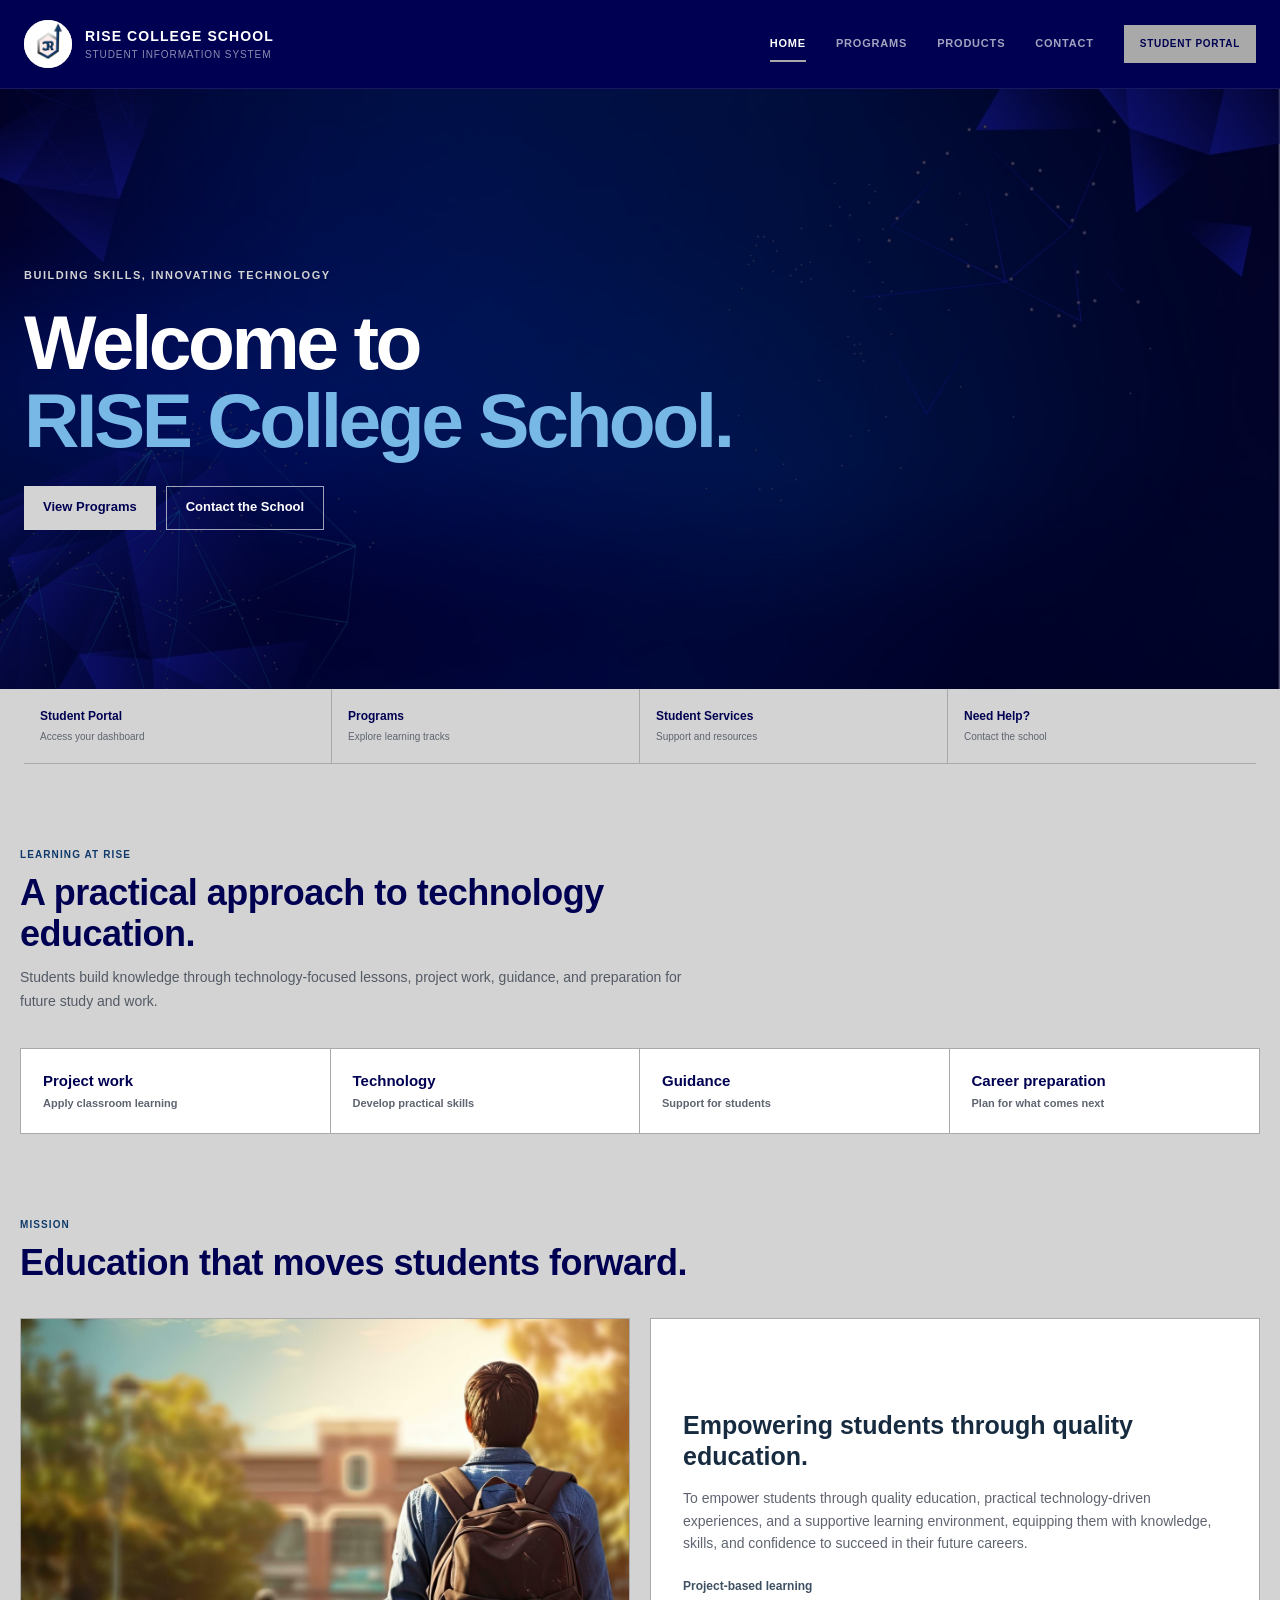
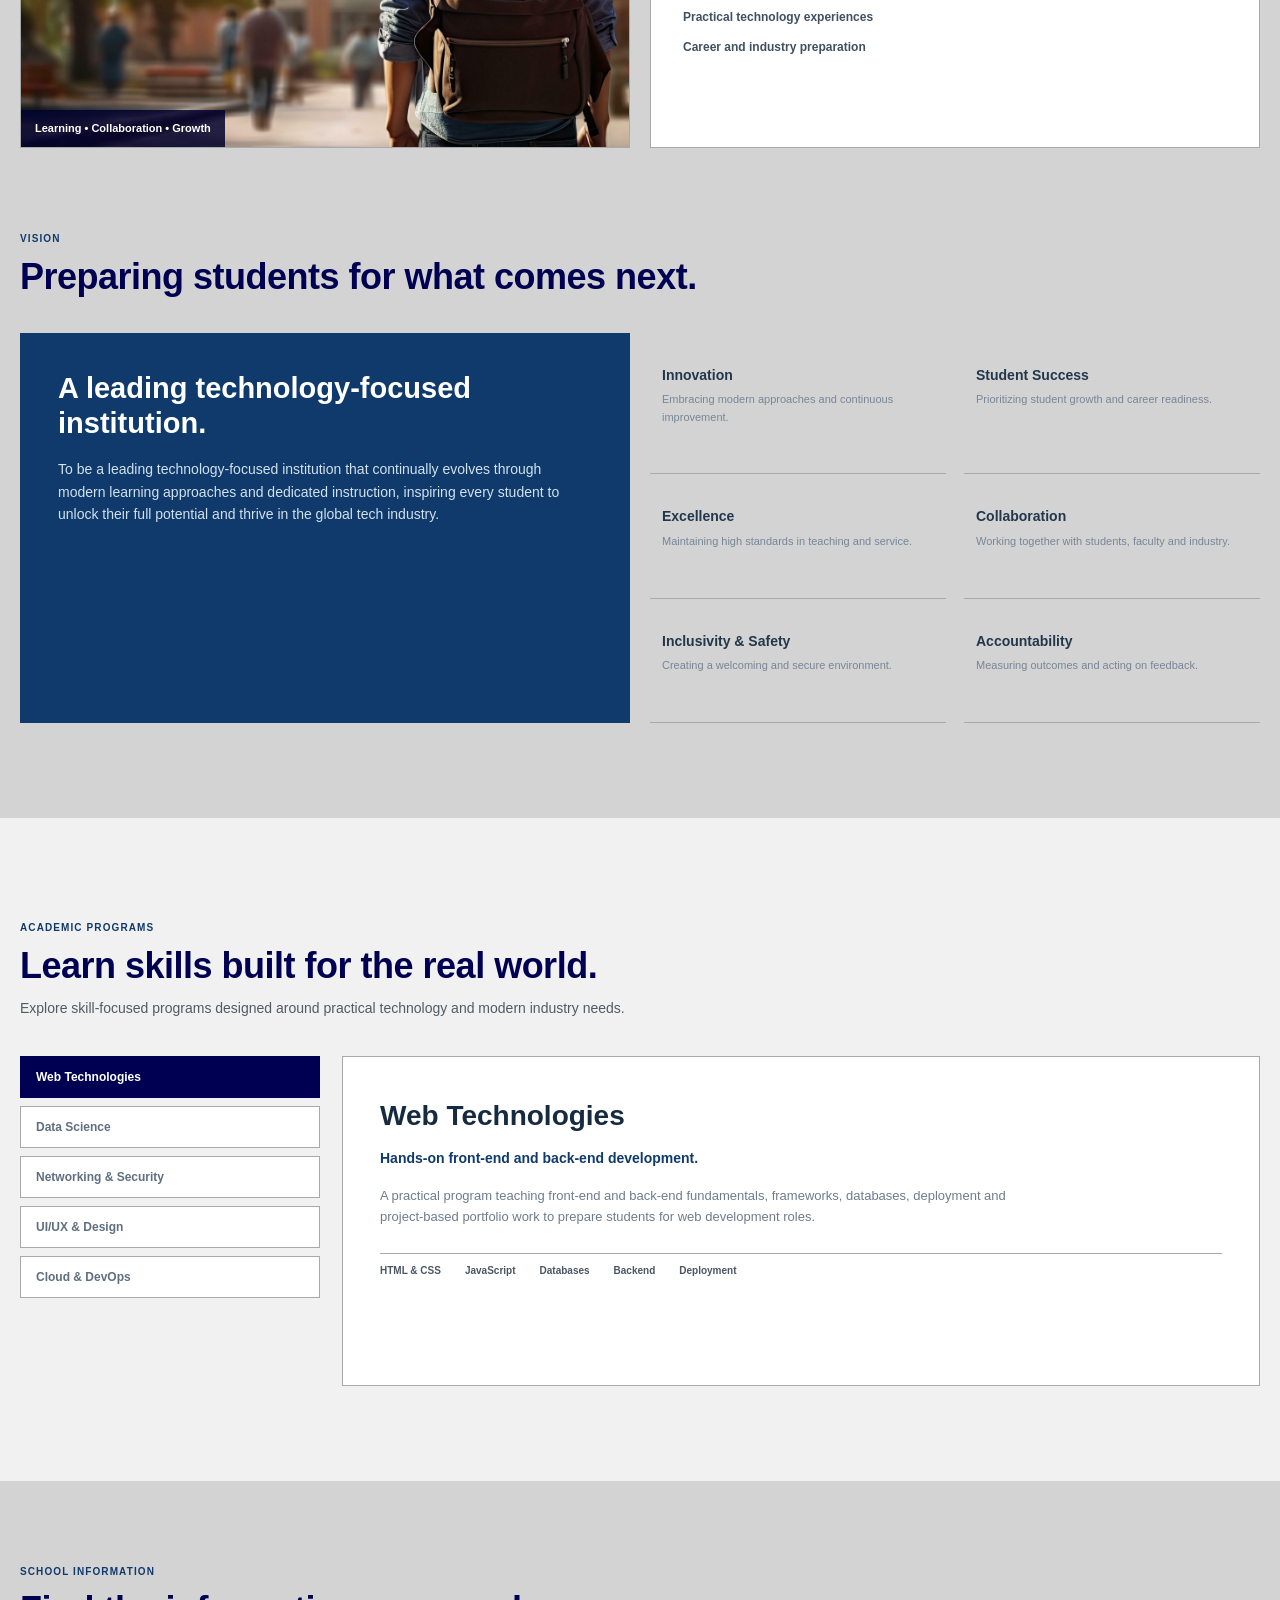
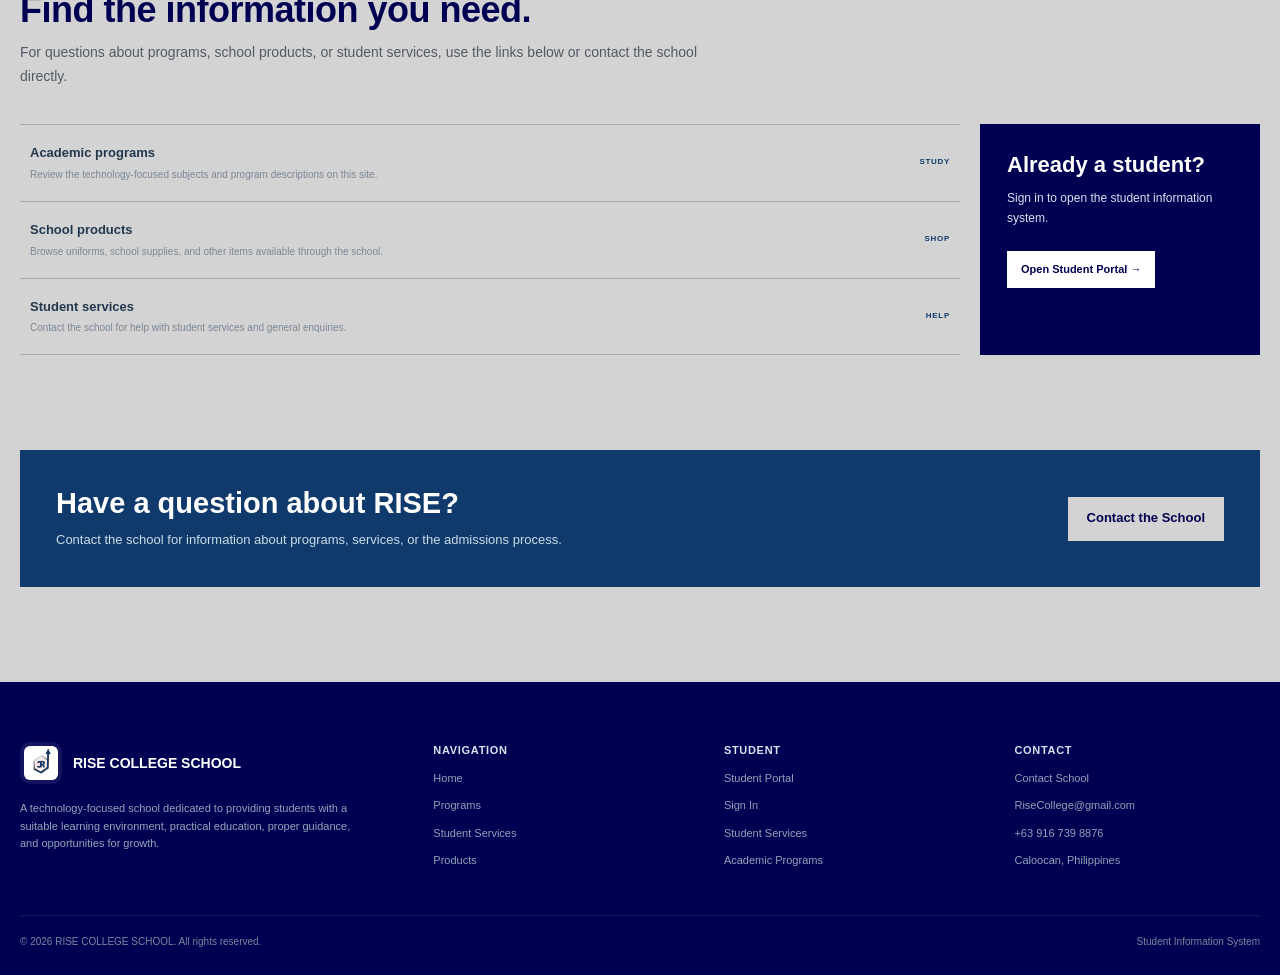
<file: RISE COLLEGE FINAL/index.html>
<!DOCTYPE html>
<html lang="en">

<head>

<meta charset="UTF-8">
<meta name="viewport" content="width=device-width, initial-scale=1.0">

<meta name="description" content="Learn about RISE College School, its technology programs, student services, and school products.">
<meta name="theme-color" content="#000052">

<title>RISE COLLEGE SCHOOL | Home</title>

<style>

*{
    margin:0;
    padding:0;
    box-sizing:border-box;
}

html{
    scroll-behavior:smooth;
}

body{
    font-family:
        Inter,
        Arial,
        Helvetica,
        sans-serif;
    background:#D3D3D3;
    color:#0F3A6B;
    line-height:1.6;
    overflow-x:hidden;
}

:root{
    --primary:#000052;
    --primary-dark:#000052;
    --secondary:#0F3A6B;
    --accent:#A9A9A9;
    --accent-light:#D3D3D3;

    --dark:#000052;
    --text:#0F3A6B;
    --muted:#5f6470;

    --white:#ffffff;
    --light:#D3D3D3;
    --border:#A9A9A9;

    --success:#2d9b68;
    --warning:#A9A9A9;

    --shadow-sm:0 6px 20px rgba(15,45,72,.07);
    --shadow-md:0 14px 40px rgba(15,45,72,.10);
    --shadow-lg:0 25px 70px rgba(15,45,72,.16);

    --radius-sm:10px;
    --radius-md:16px;
    --radius-lg:24px;

    --max:1240px;
}

a{
    text-decoration:none;
    color:inherit;
}

button{
    font-family:inherit;
}

img{
    max-width:100%;
    display:block;
}



::-webkit-scrollbar{
    width:9px;
}

::-webkit-scrollbar-track{
    background:#edf1f6;
}

::-webkit-scrollbar-thumb{
    background:#9aafc3;
    border-radius:20px;
}

::-webkit-scrollbar-thumb:hover{
    background:#6f8ba4;
}



.header{
    position:fixed;
    top:0;
    left:0;
    width:100%;
    height:76px;
    z-index:1000;

    background:rgba(255,255,255,.94);
    backdrop-filter:blur(18px);
    -webkit-backdrop-filter:blur(18px);

    border-bottom:1px solid rgba(18,59,99,.08);

    transition:.3s ease;
}

.header.scrolled{
    box-shadow:0 8px 30px rgba(15,45,72,.08);
}

.header-container{
    width:min(var(--max), calc(100% - 40px));
    height:100%;
    margin:auto;

    display:flex;
    align-items:center;
    justify-content:space-between;
    gap:30px;
}

.brand{
    display:flex;
    align-items:center;
    gap:12px;
    min-width:max-content;
}

.logo{
    width:48px;
    height:48px;

    border-radius:13px;

    display:flex;
    align-items:center;
    justify-content:center;

    background:#eef5fb;
    border:1px solid #dce8f2;

    overflow:hidden;
}

.logo img{
    width:42px;
    height:42px;
    object-fit:contain;
}

.brand-info{
    display:flex;
    flex-direction:column;
}

.brand-title{
    font-size:15px;
    font-weight:900;
    color:var(--primary);
    letter-spacing:.2px;
}

.brand-subtitle{
    font-size:11px;
    color:var(--muted);
    font-weight:600;
}

.nav{
    display:flex;
    align-items:center;
    gap:5px;
}

.nav a{
    position:relative;

    padding:10px 14px;

    border-radius:9px;

    color:#536276;

    font-size:13px;
    font-weight:800;

    transition:.25s ease;
}

.nav a:hover{
    color:var(--primary);
    background:#f0f5f9;
}

.nav a.active{
    color:var(--primary);
    background:#edf5fb;
}

.nav a.active::after{
    content:"";

    position:absolute;

    bottom:-1px;
    left:50%;

    width:20px;
    height:2px;

    transform:translateX(-50%);

    background:var(--accent);
    border-radius:10px;
}

.header-actions{
    display:flex;
    align-items:center;
    gap:9px;
}

.header-login{
    padding:10px 16px;

    border:1px solid #d9e4ed;
    border-radius:10px;

    background:#fff;

    color:var(--primary);

    font-size:13px;
    font-weight:850;

    transition:.25s ease;
}

.header-login:hover{
    background:#f0f6fb;
    border-color:#c5d8e8;
}

.header-portal{
    padding:11px 17px;

    border-radius:10px;

    background:var(--primary);
    color:white;

    font-size:13px;
    font-weight:850;

    box-shadow:0 8px 20px rgba(18,59,99,.18);

    transition:.25s ease;
}

.header-portal:hover{
    background:var(--secondary);
    transform:translateY(-2px);
}

.menu-button{
    display:none;

    width:42px;
    height:42px;

    border:1px solid #dce5ed;
    border-radius:10px;

    background:white;

    cursor:pointer;
}

.menu-button span{
    display:block;
    width:20px;
    height:2px;
    margin:4px auto;

    background:var(--primary);
}




.hero{
    position:relative;

    min-height:760px;

    display:flex;
    align-items:center;

    padding:130px 20px 90px;

    overflow:hidden;

    background:#0a2238;
}

.hero-image{
    position:absolute;
    inset:0;

    background-image:url("assets/images/backgrounds/background.jpg");

    background-size:cover;
    background-position:center;

    transform:scale(1.04);

    opacity:.9;
}

.hero-overlay{
    position:absolute;
    inset:0;

    background:
        linear-gradient(
            90deg,
            rgba(5,25,43,.94) 0%,
            rgba(7,35,59,.86) 43%,
            rgba(7,35,59,.45) 72%,
            rgba(7,35,59,.18) 100%
        );
}

.hero-container{
    position:relative;
    z-index:2;

    width:min(var(--max), 100%);
    margin:auto;

    display:grid;
    grid-template-columns:1fr;

    align-items:center;

    gap:0;
}

.hero-content{
    max-width:700px;
}

.hero-label{
    display:inline-flex;
    align-items:center;
    gap:8px;

    padding:7px 12px;

    border:1px solid rgba(255,255,255,.18);
    border-radius:30px;

    background:rgba(255,255,255,.08);

    color:#d9ecfb;

    font-size:12px;
    font-weight:800;
    letter-spacing:.6px;

    backdrop-filter:blur(10px);
}

.hero-dot{
    width:7px;
    height:7px;

    border-radius:50%;

    background:#69b7ec;

    box-shadow:0 0 0 5px rgba(105,183,236,.12);
}

.hero h1{
    margin-top:22px;

    color:white;

    font-size:clamp(42px, 5vw, 72px);

    line-height:1.02;

    letter-spacing:-2.5px;

    font-weight:950;
}

.hero h1 span{
    color:#8bc8f0;
}

.hero-description{
    max-width:630px;

    margin-top:24px;

    color:#d2dfeb;

    font-size:17px;

    line-height:1.8;
}

.hero-buttons{
    display:flex;
    flex-wrap:wrap;

    gap:12px;

    margin-top:32px;
}

.btn{
    display:inline-flex;
    align-items:center;
    justify-content:center;
    gap:9px;

    min-height:48px;

    padding:0 19px;

    border-radius:11px;

    font-size:13px;
    font-weight:850;

    transition:.25s ease;
}

.btn-primary{
    background:white;
    color:var(--primary);

    box-shadow:0 12px 30px rgba(0,0,0,.18);
}

.btn-primary:hover{
    transform:translateY(-3px);
    box-shadow:0 16px 35px rgba(0,0,0,.25);
}

.btn-outline{
    border:1px solid rgba(255,255,255,.25);

    color:white;

    background:rgba(255,255,255,.07);

    backdrop-filter:blur(8px);
}

.btn-outline:hover{
    background:rgba(255,255,255,.13);
    transform:translateY(-3px);
}

.hero-meta{
    display:flex;
    flex-wrap:wrap;
    gap:22px;

    margin-top:38px;
}

.hero-meta-item{
    display:flex;
    align-items:center;
    gap:9px;

    color:#c7d8e6;

    font-size:12px;
    font-weight:700;
}

.meta-icon{
    width:27px;
    height:27px;

    display:grid;
    place-items:center;

    border-radius:8px;

    background:rgba(255,255,255,.1);

    color:#91cef3;
}




.quick-section{
    position:relative;
    z-index:5;

    margin-top:-42px;

    padding:0 20px;
}

.quick-container{
    width:min(var(--max),100%);
    margin:auto;

    display:grid;
    grid-template-columns:repeat(4,1fr);

    background:white;

    border:1px solid #dfe7ef;

    border-radius:0;

    box-shadow:0 12px 30px rgba(15,45,72,.08);

    overflow:hidden;
}

.quick-card{
    position:relative;

    padding:23px;

    display:flex;
    align-items:center;
    gap:15px;

    border-right:1px solid #e9eef3;
    border-bottom:1px solid #f0f4f8;

    transition:.25s ease;
}

.quick-card::before{
    content:"";
    position:absolute;
    inset:0 auto 0 0;
    width:3px;
    background:linear-gradient(180deg,var(--secondary),var(--primary));
    opacity:.9;
}

.quick-card:last-child{
    border-right:none;
}

.quick-card:hover{
    background:#f8fbfd;
}

.quick-icon{
    width:45px;
    height:45px;

    flex-shrink:0;

    display:grid;
    place-items:center;

    border-radius:12px;

    background:#edf5fb;

    color:var(--primary);

    font-size:17px;
}

.quick-content{
    min-width:0;
}

.quick-content strong{
    display:block;

    color:#1c3045;

    font-size:13px;
    font-weight:900;
}

.quick-content span{
    display:block;

    margin-top:2px;

    color:#7a8797;

    font-size:11px;
}

.quick-arrow{
    margin-left:auto;

    color:#a1afbd;

    font-size:17px;
}



.section{
    width:min(var(--max),calc(100% - 40px));
    margin:0 auto;

    padding:95px 0 0;
}

.section-heading{
    max-width:700px;

    margin-bottom:35px;
}

.section-eyebrow{
    display:inline-block;

    margin-bottom:9px;

    color:var(--secondary);

    font-size:11px;
    font-weight:900;

    letter-spacing:1.4px;

    text-transform:uppercase;
}

.section-heading h2{
    color:#15283d;

    font-size:clamp(28px,3vw,40px);

    line-height:1.15;

    letter-spacing:-1px;

    font-weight:950;
}

.section-heading p{
    margin-top:11px;

    color:var(--muted);

    font-size:14px;
}


.stats{
    display:grid;
    grid-template-columns:repeat(4,1fr);

    border:1px solid var(--border);

    border-radius:0;

    overflow:hidden;

    background:white;

    box-shadow:0 8px 24px rgba(15,45,72,.05);
}

.stat{
    position:relative;
    padding:28px;

    border-right:1px solid var(--border);
}

.stat::before{
    content:"";
    position:absolute;
    top:0;
    left:0;
    width:100%;
    height:3px;
    background:linear-gradient(90deg,var(--primary),var(--secondary),var(--accent));
}

.stat:last-child{
    border-right:none;
}

.stat-number{
    color:var(--primary);

    font-size:31px;
    font-weight:950;
    letter-spacing:-1px;
}

.stat-label{
    margin-top:2px;

    color:#7b8898;

    font-size:12px;
    font-weight:650;
}



.mission-grid{
    display:grid;
    grid-template-columns:1fr 1fr;

    gap:25px;

    align-items:stretch;
}

.mission-image{
    position:relative;

    min-height:430px;

    overflow:hidden;

    border-radius:0;

    box-shadow:0 10px 28px rgba(15,45,72,.09);
    border:1px solid #dfe8f1;
}

.mission-image img{
    width:100%;
    height:100%;

    object-fit:cover;

    transition:.7s ease;
}

.mission-image:hover img{
    transform:scale(1.04);
}

.image-label{
    position:absolute;

    left:20px;
    bottom:20px;

    padding:10px 14px;

    border-radius:10px;

    background:rgba(8,30,49,.84);

    color:white;

    font-size:11px;
    font-weight:800;

    backdrop-filter:blur(10px);
}

.mission-content{
    position:relative;
    padding:38px;

    display:flex;
    flex-direction:column;
    justify-content:center;

    border:1px solid var(--border);

    border-radius:0;

    background:white;

    box-shadow:0 10px 26px rgba(15,45,72,.06);
}

.mission-content::before{
    content:"";
    position:absolute;
    top:0;
    left:0;
    width:100%;
    height:3px;
    background:linear-gradient(90deg,var(--primary),var(--secondary),var(--accent));
}

.mission-content h3{
    color:#172b40;

    font-size:25px;

    line-height:1.25;
}

.mission-content p{
    margin-top:15px;

    color:var(--muted);

    font-size:14px;
}

.mission-list{
    display:grid;
    gap:11px;

    margin-top:23px;
}

.mission-list-item{
    display:flex;
    align-items:center;
    gap:10px;

    color:#3f5063;

    font-size:12px;
    font-weight:750;
}

.check{
    width:23px;
    height:23px;

    display:grid;
    place-items:center;

    border-radius:7px;

    background:#e9f5ef;

    color:var(--success);

    font-size:11px;
    font-weight:900;
}



.vision-layout{
    display:grid;
    grid-template-columns:1fr 1fr;

    gap:25px;
}

.vision-card{
    padding:38px;

    border-radius:0;

    background:
        linear-gradient(
            145deg,
            #0d3151,
            #164e78
        );

    color:white;

    min-height:390px;

    box-shadow:0 12px 28px rgba(8,31,49,.12);

    position:relative;
    overflow:hidden;
}

.vision-card::before{
    content:"";

    position:absolute;

    width:250px;
    height:250px;

    right:-100px;
    top:-100px;

    border-radius:50%;

    border:1px solid rgba(255,255,255,.12);
}

.vision-card::after{
    content:"";

    position:absolute;

    width:180px;
    height:180px;

    right:-70px;
    top:-70px;

    border-radius:50%;

    border:1px solid rgba(255,255,255,.08);
}

.vision-card h3{
    position:relative;
    z-index:2;

    font-size:29px;

    line-height:1.2;
}

.vision-card p{
    position:relative;
    z-index:2;

    margin-top:18px;

    color:#d2e1ed;

    font-size:14px;
}

.vision-tag{
    position:absolute;

    left:38px;
    bottom:35px;

    padding:9px 13px;

    border:1px solid rgba(255,255,255,.15);
    border-radius:9px;

    color:#d9eaf5;

    font-size:10px;
    font-weight:800;
}

.values{
    display:grid;
    grid-template-columns:repeat(2,1fr);

    gap:12px;
}

.value{
    position:relative;
    padding:22px;

    border:1px solid var(--border);

    border-radius:0;

    background:white;

    transition:.25s ease;
}

.value::before{
    content:"";
    position:absolute;
    inset:0 auto 0 0;
    width:3px;
    background:linear-gradient(180deg,var(--secondary),var(--accent));
}

.value:hover{
    transform:translateY(-4px);

    box-shadow:var(--shadow-sm);

    border-color:#d3e1ec;
}

.value-icon{
    width:37px;
    height:37px;

    display:grid;
    place-items:center;

    border-radius:10px;

    background:#edf5fb;

    color:var(--primary);

    font-weight:900;
}

.value h4{
    margin-top:13px;

    color:#22374c;

    font-size:14px;
}

.value p{
    margin-top:5px;

    color:#788697;

    font-size:11px;
}



.program-section{
    background:#edf3f8;

    margin-top:95px;

    padding:95px 0;
}

.program-wrapper{
    width:min(var(--max),calc(100% - 40px));
    margin:auto;
}

.program-grid{
    display:grid;
    grid-template-columns:300px 1fr;

    gap:22px;
}

.program-tabs{
    display:flex;
    flex-direction:column;

    gap:8px;
}

.program-tab{
    padding:15px 17px;

    border:1px solid #dde6ee;

    border-radius:0;

    background:white;

    color:#5f6f81;

    text-align:left;

    font-size:12px;
    font-weight:850;

    cursor:pointer;

    transition:.25s ease;
}

.program-tab:hover{
    border-color:#c5d9e8;
    color:var(--primary);
}

.program-tab.active{
    color:white;

    background:var(--primary);

    border-color:var(--primary);

    box-shadow:0 10px 25px rgba(18,59,99,.16);
}

.program-display{
    position:relative;

    min-height:330px;

    padding:37px;

    border-radius:0;

    background:white;

    border:1px solid #dfe7ee;

    box-shadow:0 8px 22px rgba(15,45,72,.05);

    overflow:hidden;
}

.program-number{
    position:absolute;

    right:28px;
    top:15px;

    color:#eef2f6;

    font-size:90px;
    font-weight:950;

    line-height:1;
}

.program-display > *{
    position:relative;
    z-index:2;
}

.program-display h3{
    color:#162b40;

    font-size:28px;
}

.program-display .program-lead{
    margin-top:8px;

    color:var(--secondary);

    font-size:14px;
    font-weight:800;
}

.program-display p{
    max-width:650px;

    margin-top:17px;

    color:#6e7c8d;

    font-size:13px;
}

.program-features{
    display:flex;
    flex-wrap:wrap;

    gap:8px;

    margin-top:25px;
}

.program-feature{
    padding:8px 11px;

    border-radius:8px;

    background:#f1f6fa;

    color:#496075;

    font-size:10px;
    font-weight:800;
}



.services-grid{
    display:grid;
    grid-template-columns:repeat(3,1fr);

    gap:15px;
}

.service{
    position:relative;
    padding:27px;

    border:1px solid var(--border);

    border-radius:0;

    background:white;

    transition:.3s ease;
}

.service::before{
    content:"";
    position:absolute;
    top:0;
    left:0;
    width:100%;
    height:3px;
    background:linear-gradient(90deg,var(--primary),var(--accent));
}

.service:hover{
    transform:translateY(-5px);

    box-shadow:var(--shadow-md);

    border-color:#d4e2ed;
}

.service-icon{
    width:46px;
    height:46px;

    display:grid;
    place-items:center;

    border-radius:13px;

    background:#edf5fb;

    color:var(--primary);

    font-size:18px;
    font-weight:900;
}

.service h3{
    margin-top:16px;

    color:#1b3045;

    font-size:16px;
}

.service p{
    margin-top:7px;

    color:#788696;

    font-size:12px;
}



.announcement-layout{
    display:grid;
    grid-template-columns:1fr 330px;

    gap:20px;
}

.announcements{
    display:grid;
    gap:11px;
}

.announcement{
    display:grid;
    grid-template-columns:68px 1fr auto;

    align-items:center;

    gap:18px;

    padding:17px;

    border:1px solid var(--border);

    border-radius:15px;

    background:white;

    transition:.25s ease;
}

.announcement:hover{
    transform:translateX(4px);

    box-shadow:var(--shadow-sm);
}

.announcement-date{
    padding:9px 5px;

    text-align:center;

    border-radius:10px;

    background:#edf5fb;

    color:var(--primary);
}

.announcement-date strong{
    display:block;

    font-size:19px;
    line-height:1;
}

.announcement-date span{
    display:block;

    margin-top:3px;

    font-size:8px;
    font-weight:900;

    letter-spacing:.8px;
}

.announcement h4{
    color:#23384d;

    font-size:13px;
}

.announcement p{
    margin-top:3px;

    color:#7a8795;

    font-size:10px;
}

.announcement-tag{
    padding:6px 8px;

    border-radius:7px;

    background:#f1f4f7;

    color:#647486;

    font-size:8px;
    font-weight:900;
}

.notice-card{
    padding:27px;

    border-radius:19px;

    background:
        linear-gradient(
            145deg,
            #000052,
            #0F3A6B
        );

    color:white;

    box-shadow:var(--shadow-md);
}

.notice-card h3{
    font-size:22px;
    line-height:1.25;
}

.notice-card p{
    margin-top:11px;

    color:#d3e2ed;

    font-size:12px;
}

.notice-button{
    display:inline-flex;

    margin-top:23px;

    padding:10px 14px;

    border-radius:9px;

    background:white;

    color:var(--primary);

    font-size:11px;
    font-weight:900;
}



.cta{
    width:min(var(--max),calc(100% - 40px));

    margin:95px auto 0;

    padding:52px;

    border-radius:25px;

    background:
        linear-gradient(
            115deg,
            #0c2d4d,
            #1b5a8b
        );

    color:white;

    display:flex;

    align-items:center;

    justify-content:space-between;

    gap:30px;

    box-shadow:var(--shadow-lg);

    overflow:hidden;

    position:relative;
}

.cta::after{
    content:"";

    position:absolute;

    width:340px;
    height:340px;

    right:-130px;
    top:-170px;

    border:1px solid rgba(255,255,255,.12);

    border-radius:50%;
}

.cta-content{
    position:relative;
    z-index:2;
}

.cta h2{
    font-size:29px;
    line-height:1.2;
}

.cta p{
    max-width:620px;

    margin-top:9px;

    color:#cbdde9;

    font-size:13px;
}



.footer{
    margin-top:95px;

    padding:60px 20px 25px;

    background:#000052;

    color:white;
}

.footer-grid{
    width:min(var(--max),100%);
    margin:auto;

    display:grid;
    grid-template-columns:1.5fr 1fr 1fr 1fr;

    gap:45px;
}

.footer-brand{
    max-width:340px;
}

.footer-logo{
    display:flex;
    align-items:center;
    gap:11px;
}

.footer-logo-image{
    width:42px;
    height:42px;

    border-radius:10px;

    background:rgba(255,255,255,.08);

    padding:4px;
}

.footer-brand strong{
    font-size:14px;
}

.footer-brand p{
    margin-top:16px;

    color:#91a5b7;

    font-size:11px;
}

.footer-column h4{
    font-size:11px;

    letter-spacing:.7px;

    text-transform:uppercase;

    color:#d8e4ed;
}

.footer-column a{
    display:block;

    margin-top:10px;

    color:#8fa2b4;

    font-size:11px;

    transition:.2s ease;
}

.footer-column a:hover{
    color:white;
}

.footer-bottom{
    width:min(var(--max),100%);

    margin:45px auto 0;

    padding-top:18px;

    border-top:1px solid rgba(255,255,255,.08);

    display:flex;

    align-items:center;

    justify-content:space-between;

    gap:20px;

    color:#74899b;

    font-size:10px;
}




.floating-portal{
    position:fixed;

    right:24px;
    bottom:24px;

    z-index:900;

    display:flex;
    align-items:center;
    gap:9px;

    padding:12px 16px;

    border-radius:30px;

    background:var(--primary);

    color:white;

    box-shadow:0 15px 35px rgba(18,59,99,.25);

    font-size:11px;
    font-weight:900;

    transition:.3s ease;
}

.floating-portal:hover{
    transform:translateY(-4px);

    background:var(--secondary);
}

.floating-icon{
    width:25px;
    height:25px;

    display:grid;
    place-items:center;

    border-radius:50%;

    background:rgba(255,255,255,.13);
}




.reveal{
    opacity:0;

    transform:translateY(25px);

    transition:
        opacity .7s ease,
        transform .7s ease;
}

.reveal.visible{
    opacity:1;

    transform:translateY(0);
}




@media(max-width:1050px){

    .hero-container{
        grid-template-columns:1fr;
    }

    .hero-content{
        max-width:800px;
    }

    .quick-section{
        margin-top:-25px;
    }

    .quick-container{
        grid-template-columns:1fr;
    }

    .quick-card{
        border-right:none;
        border-bottom:1px solid #e9eef3;
    }

    .quick-card:last-child{
        border-bottom:none;
    }

    .section{
        width:calc(100% - 28px);

        padding-top:70px;
    }

    .stats{
        grid-template-columns:1fr;
    }

    .stat{
        border-right:none;
        border-bottom:1px solid var(--border);
    }

    .stat:last-child{
        border-bottom:none;
    }

    .mission-content,
    .vision-card,
    .program-display{
        padding:25px;
    }

    .mission-image{
        min-height:300px;
    }

    .values{
        grid-template-columns:1fr;
    }

    .program-tabs{
        grid-template-columns:1fr 1fr;
    }

    .services-grid{
        grid-template-columns:1fr;
    }

    .announcement{
        grid-template-columns:55px 1fr;
    }

    .announcement-tag{
        display:none;
    }

    .cta{
        width:calc(100% - 28px);

        margin-top:70px;

        padding:32px 25px;

        flex-direction:column;
        align-items:flex-start;
    }

    .footer{
        margin-top:70px;
    }

    .footer-grid{
        grid-template-columns:1fr 1fr;

        gap:30px;
    }

    .footer-bottom{
        flex-direction:column;
        align-items:flex-start;
    }

    .floating-portal{
        right:14px;
        bottom:14px;
    }

}


@media(max-width:480px){

    .hero h1{
        font-size:37px;
    }

    .hero-buttons{
        flex-direction:column;
        align-items:stretch;
    }

    .btn{
        width:100%;
    }

    .program-tabs{
        grid-template-columns:1fr;
    }

    .footer-grid{
        grid-template-columns:1fr;
    }

}




a:focus-visible,
button:focus-visible{
    outline:3px solid rgba(59,142,208,.35);
    outline-offset:3px;
}


.header {
    position: relative;
    z-index: 100;
    width: 100%;
    height: auto;
    background: #000052;
    border-bottom: 1px solid rgba(255,255,255,0.09);
    backdrop-filter: none;
    -webkit-backdrop-filter: none;
    transition: none;
}

.header.scrolled { box-shadow: none; }

.header-container {
    width: min(1240px, calc(100% - 48px));
    min-height: 88px;
    height: auto;
    margin: auto;
    display: flex;
    align-items: center;
    justify-content: space-between;
    gap: 30px;
}

.brand { gap: 13px; min-width: 0; }

.logo {
    width: 48px;
    height: 48px;
    background: #ffffff;
    border: 0;
    border-radius: 50%;
}

.logo img { width: 100%; height: 100%; }

.brand-info { line-height: 1.15; }

.brand-title {
    color: #ffffff;
    font-size: 14px;
    font-weight: 800;
    letter-spacing: 1.1px;
}

.brand-subtitle {
    margin-top: 5px;
    color: rgba(255,255,255,0.55);
    font-size: 10px;
    font-weight: 500;
    letter-spacing: 0.9px;
    text-transform: uppercase;
}

.nav {
    display: flex;
    align-items: center;
    justify-content: center;
    gap: 30px;
    margin-left: auto;
}

.nav a {
    position: relative;
    padding: 32px 0;
    border-radius: 0;
    color: rgba(255,255,255,0.64);
    font-size: 11px;
    font-weight: 700;
    letter-spacing: 0.8px;
    text-transform: uppercase;
    transition: color 0.25s ease;
}

.nav a::after {
    content: "";
    position: absolute;
    left: 0;
    right: auto;
    bottom: 23px;
    width: 0;
    height: 2px;
    transform: none;
    border-radius: 0;
    background: #A9A9A9;
    transition: width 0.25s ease;
}

.nav a:hover,
.nav a.active {
    color: #ffffff;
    background: transparent;
}

.nav a:hover::after,
.nav a.active::after { width: 100%; }

.nav a.active::after {
    left: 0;
    right: auto;
    bottom: 23px;
    width: 100%;
    height: 2px;
    transform: none;
    border-radius: 0;
    background: #A9A9A9;
}

.header-actions { gap: 9px; }

.header-login,
.header-portal {
    display: inline-flex;
    align-items: center;
    justify-content: center;
    min-height: 38px;
    padding: 0 16px;
    border-radius: 4px;
    box-shadow: none;
    font-size: 10px;
    font-weight: 800;
    letter-spacing: 0.7px;
    text-transform: uppercase;
    transition: 0.25s ease;
}

.header-login {
    color: #ffffff;
    border: 1px solid rgba(255,255,255,0.22);
    background: transparent;
}

.header-login:hover { background: rgba(255,255,255,0.08); }

.header-portal {
    color: #000052;
    background: #A9A9A9;
}

.header-portal:hover {
    background: #d3d3d3;
    transform: translateY(-1px);
}

.menu-button {
    display: none;
    width: 42px;
    height: 42px;
    border: 1px solid rgba(255,255,255,0.18);
    border-radius: 4px;
    background: transparent;
}

.menu-button span {
    display: block;
    width: 19px;
    height: 2px;
    margin: 4px auto;
    background: #ffffff;
}

@media (max-width: 1050px) {
    .nav { gap: 18px; }
    .nav a { font-size: 9px; }
    .header-actions { display: none; }
}

@media (max-width: 800px) {
    .header-container { min-height: 74px; }
    .menu-button { display: block; }
    .nav {
        position: absolute;
        left: 0;
        right: 0;
        top: 74px;
        display: none;
        flex-direction: column;
        align-items: stretch;
        gap: 0;
        padding: 8px 24px 18px;
        background: #000052;
        border-top: 1px solid rgba(255,255,255,0.08);
        border-bottom: 1px solid rgba(255,255,255,0.08);
    }
    .nav.open { display: flex; }
    .nav a { padding: 13px 0; font-size: 10px; }
    .nav a::after { display: none; }
}

@media (max-width: 600px) {
    .header-container { width: min(100% - 32px, 1240px); }
    .brand-title { font-size: 11px; }
    .brand-subtitle { font-size: 8px; }
    .logo { width: 42px; height: 42px; }
}

/* Keep the homepage closer to a straightforward school publication than a dashboard template. */
html { scroll-behavior: smooth; }

.hero {
    min-height: 600px;
    padding: 84px 24px 65px;
    background: #000052;
}

.hero-image {
    opacity: .82;
    transform: none;
}

.hero-overlay {
    background: rgba(0, 0, 45, .58);
}

.hero-content { max-width: 850px; }

.hero-label {
    display: block;
    padding: 0;
    border: 0;
    border-radius: 0;
    background: none;
    color: #d3d3d3;
    font-size: 11px;
    letter-spacing: 1.5px;
    backdrop-filter: none;
}

.hero-dot { display: none; }

.hero h1 {
    max-width: 850px;
    margin-top: 18px;
    font-size: clamp(42px, 6vw, 78px);
    line-height: 1.02;
    letter-spacing: -.045em;
    font-weight: 800;
}

.hero h1 span { color: #78b8e7; }

.hero-description {
    max-width: 700px;
    margin-top: 28px;
    font-size: 17px;
    line-height: 1.8;
}

.hero-buttons { gap: 10px; margin-top: 26px; }

.btn {
    min-height: 44px;
    border-radius: 0;
    transition: background-color .15s ease, color .15s ease;
}

.btn-primary {
    background: #d3d3d3;
    color: #000052;
    box-shadow: none;
}

.btn-primary:hover {
    transform: none;
    box-shadow: none;
    background: #fff;
}

.btn-outline {
    border-radius: 0;
    border-color: rgba(255, 255, 255, .62);
    background: transparent;
    backdrop-filter: none;
}

.btn-outline:hover { transform: none; }

.quick-section {
    margin-top: 0;
    padding: 0 24px;
}

.quick-container {
    grid-template-columns: repeat(4, minmax(0, 1fr));
    border: 0;
    border-bottom: 1px solid #A9A9A9;
    border-radius: 0;
    background: transparent;
    box-shadow: none;
}

.quick-card {
    min-height: 74px;
    padding: 14px 16px;
    border: 0;
    border-right: 1px solid #A9A9A9;
    background: transparent;
}

.quick-card:last-child { border-right: 0; }
.quick-card::before, .quick-icon, .quick-arrow { display: none; }
.quick-card:hover { background: #f6f6f6; }
.quick-content strong { color: #000052; font-size: 12px; }
.quick-content span { color: #5f6470; font-size: 10px; }

.section { padding-top: 76px; }

.section-eyebrow {
    color: #0f3a6b;
    font-size: 10px;
    letter-spacing: 1.1px;
}

.section-heading h2 {
    color: #000052;
    font-size: clamp(27px, 3vw, 36px);
    letter-spacing: -.5px;
    font-weight: 800;
}

.section-heading p { color: #535a65; line-height: 1.7; }

.stats {
    border-radius: 0;
    box-shadow: none;
}

.stat { padding: 20px 22px; }
.stat::before { display: none; }
.stat-number {
    color: #000052;
    font-size: 15px;
    font-weight: 800;
    letter-spacing: 0;
}
.stat-label { color: #5f6470; font-size: 11px; }

.mission-grid, .vision-layout { gap: 20px; }
.mission-image {
    box-shadow: none;
    border-color: #A9A9A9;
}
.mission-image img, .mission-image:hover img { transform: none; transition: none; }
.image-label {
    left: 0;
    bottom: 0;
    border-radius: 0;
    background: rgba(0, 0, 45, .84);
    backdrop-filter: none;
}

.mission-content {
    box-shadow: none;
    padding: 32px;
    border-color: #A9A9A9;
}
.mission-content::before { display: none; }

.vision-card {
    background: #0f3a6b;
    border-radius: 0;
    box-shadow: none;
}
.vision-card::before, .vision-card::after { display: none; }

.values { gap: 0 18px; }
.value {
    padding: 18px 12px;
    border: 0;
    border-bottom: 1px solid #A9A9A9;
    border-radius: 0;
    background: transparent;
}
.value::before { display: none; }
.value:hover {
    transform: none;
    box-shadow: none;
    border-color: #d9d9d9;
}
.value-icon, .service-icon {
    width: auto;
    height: auto;
    display: block;
    border-radius: 0;
    background: none;
    color: #0f3a6b;
}

.value-icon, .service-icon, .check { display: none; }

.program-section { background: #f1f1f1; }
.program-tab, .program-display, .program-feature {
    border-radius: 0;
    box-shadow: none;
}
.program-tab { padding: 13px 15px; }
.program-tab, .program-display { border-color: #A9A9A9; }
.program-tab.active { box-shadow: none; }
.program-number { display: none; }
.program-features {
    gap: 0;
    border-top: 1px solid #A9A9A9;
}
.program-feature {
    padding: 9px 12px 0 0;
    margin-right: 12px;
    background: transparent;
    color: #4b5563;
    font-weight: 600;
}

.service {
    border-radius: 0;
    transition: border-color .15s ease;
    border-color: #A9A9A9;
}
.service::before { display: none; }
.service:hover {
    transform: none;
    box-shadow: none;
    border-color: #0f3a6b;
}

.announcement-layout { grid-template-columns: minmax(0, 1fr) 280px; }
.announcements { gap: 0; border-top: 1px solid #A9A9A9; }
.announcement {
    grid-template-columns: 1fr auto;
    gap: 14px;
    padding: 18px 10px;
    border: 0;
    border-bottom: 1px solid #A9A9A9;
    border-radius: 0;
    background: transparent;
}
.announcement:hover { transform: none; box-shadow: none; }
.announcement-date { display: none; }
.announcement-tag {
    padding: 0;
    border-radius: 0;
    background: transparent;
    color: #0f3a6b;
    letter-spacing: .7px;
}
.notice-card {
    border-radius: 0;
    background: #000052;
    box-shadow: none;
}
.notice-button { border-radius: 0; }

.cta {
    padding: 36px;
    border-radius: 0;
    background: #0f3a6b;
    box-shadow: none;
}
.cta::after { display: none; }

.floating-portal { display: none; }

.reveal, .reveal.visible {
    opacity: 1;
    transform: none;
    transition: none;
}

.quick-container, .mission-content, .vision-card, .value, .program-tab,
.program-display, .service, .announcement, .notice-card, .cta,
.header-login, .header-portal, .menu-button {
    border-radius: 0;
}

@media (max-width: 1050px) {
    .quick-container { grid-template-columns: repeat(2, minmax(0, 1fr)); }
    .quick-card:nth-child(2) { border-right: 0; }
    .quick-card:nth-child(-n+2) { border-bottom: 1px solid #A9A9A9; }
    .announcement-layout { grid-template-columns: 1fr; }
}

@media (max-width: 700px) {
    .hero { min-height: 560px; padding: 84px 20px 70px; }
    .hero h1 { font-size: 43px; }
    .hero-buttons { align-items: flex-start; }
    .quick-section { padding: 0 20px; }
    .quick-container { grid-template-columns: 1fr 1fr; }
    .quick-card { padding: 13px 10px; }
    .mission-grid, .vision-layout { grid-template-columns: 1fr; }
    .mission-content { padding: 25px; }
    .cta { width: calc(100% - 40px); padding: 28px 22px; }
}

</style>

</head>


<body>


<header class="header" id="header">

    <div class="header-container">

        <a href="index.html" class="brand">

            <div class="logo">

                <img
                    src="assets/images/branding/logo.png"
                    alt="RISE College School Logo"
                    onerror="this.style.display='none'"
                >

            </div>

            <div class="brand-info">

                <div class="brand-title">
                    RISE COLLEGE SCHOOL
                </div>

                <div class="brand-subtitle">
                    Student Information System
                </div>

            </div>

        </a>


        <nav class="nav" id="navigation">

            <a href="index.html" class="active">
                Home
            </a>

            <a href="#programs">
                Programs
            </a>

            

            <a href="products.html">
                Products
            </a>

            <a href="contact.html">
                Contact
            </a>

        </nav>


        <div class="header-actions">

            <a
                href="login.html"
                class="header-portal"
            >
                Student Portal
            </a>

        </div>


        <button
            class="menu-button"
            id="menuButton"
            aria-label="Open navigation menu"
            aria-expanded="false"
        >

            <span></span>
            <span></span>
            <span></span>

        </button>

    </div>

</header>




<main>


<section class="hero">

    <div class="hero-image"></div>

    <div class="hero-overlay"></div>


    <div class="hero-container">


        <div class="hero-content">

            <div class="hero-label">

                BUILDING SKILLS, INNOVATING TECHNOLOGY

            </div>


            <h1>

                Welcome to
                <br>
                <span>RISE College School.</span>

            </h1>


            <div class="hero-buttons">

                <a
                    href="#programs"
                    class="btn btn-primary"
                >

                    View Programs

                </a>


                <a
                    href="contact.html"
                    class="btn btn-outline"
                >

                    Contact the School

                </a>

            </div>

        </div>

    </div>

</section>



<section class="quick-section">

    <div class="quick-container">


        <a
            href="login.html"
            class="quick-card"
        >

            <div class="quick-icon">
                →
            </div>

            <div class="quick-content">

                <strong>
                    Student Portal
                </strong>

                <span>
                    Access your dashboard
                </span>

            </div>

            <div class="quick-arrow">
                ›
            </div>

        </a>



        <a
            href="#programs"
            class="quick-card"
        >

            <div class="quick-icon">
                ◈
            </div>

            <div class="quick-content">

                <strong>
                    Programs
                </strong>

                <span>
                    Explore learning tracks
                </span>

            </div>

            <div class="quick-arrow">
                ›
            </div>

        </a>



        <a
            href="contact.html"
            class="quick-card"
        >

            <div class="quick-icon">
                +
            </div>

            <div class="quick-content">

                <strong>
                    Student Services
                </strong>

                <span>
                    Support and resources
                </span>

            </div>

            <div class="quick-arrow">
                ›
            </div>

        </a>



        <a
            href="contact.html"
            class="quick-card"
        >

            <div class="quick-icon">
                ?
            </div>

            <div class="quick-content">

                <strong>
                    Need Help?
                </strong>

                <span>
                    Contact the school
                </span>

            </div>

            <div class="quick-arrow">
                ›
            </div>

        </a>


    </div>

</section>



<section class="section reveal">

    <div class="section-heading">

        <span class="section-eyebrow">
            LEARNING AT RISE
        </span>

        <h2>
            A practical approach to technology education.
        </h2>

        <p>
            Students build knowledge through technology-focused lessons,
            project work, guidance, and preparation for future study and work.
        </p>

    </div>


    <div class="stats">


        <div class="stat">

            <div class="stat-number">
                Project work
            </div>

            <div class="stat-label">
                Apply classroom learning
            </div>

        </div>


        <div class="stat">

            <div class="stat-number">
                Technology
            </div>

            <div class="stat-label">
                Develop practical skills
            </div>

        </div>


        <div class="stat">

            <div class="stat-number">
                Guidance
            </div>

            <div class="stat-label">
                Support for students
            </div>

        </div>


        <div class="stat">

            <div class="stat-number">
                Career preparation
            </div>

            <div class="stat-label">
                Plan for what comes next
            </div>

        </div>


    </div>

</section>




<section class="section reveal">

    <div class="section-heading">

        <span class="section-eyebrow">
            MISSION
        </span>

        <h2>
            Education that moves students forward.
        </h2>

    </div>


    <div class="mission-grid">


        <div class="mission-image">

            <img
                src="assets/images/about/mission.jpg"
                alt="Students working together"
            >

            <div class="image-label">
                Learning • Collaboration • Growth
            </div>

        </div>


        <div class="mission-content">

            <h3>
                Empowering students through quality education.
            </h3>

            <p>
                To empower students through quality education,
                practical technology-driven experiences, and a
                supportive learning environment, equipping them
                with knowledge, skills, and confidence to succeed 
                in their future careers.
            </p>


            <div class="mission-list">


                <div class="mission-list-item">

                    <span class="check">
                        ✓
                    </span>

                    Project-based learning

                </div>


                <div class="mission-list-item">

                    <span class="check">
                        ✓
                    </span>

                    Practical technology experiences

                </div>


              


                <div class="mission-list-item">

                    <span class="check">
                        ✓
                    </span>

                    Career and industry preparation

                </div>


            </div>

        </div>


    </div>

</section>



<section class="section reveal">

    <div class="section-heading">

        <span class="section-eyebrow">
            VISION
        </span>

        <h2>
            Preparing students for what comes next.
        </h2>

    </div>


    <div class="vision-layout">


        <div class="vision-card">

            <h3>
                A leading
                technology-focused
                institution.
            </h3>

            <p>
                To be a leading technology-focused institution
                that continually evolves through modern learning
                approaches and dedicated instruction, inspiring
                every student to unlock their full potential and
                thrive in the global tech industry.
            </p>


            
        </div>



        <div class="values">


            <div class="value">

                <div class="value-icon">
                    ✦
                </div>

                <h4>
                    Innovation
                </h4>

                <p>
                    Embracing modern approaches and continuous improvement.
                </p>

            </div>


            <div class="value">

                <div class="value-icon">
                    ↑
                </div>

                <h4>
                    Student Success
                </h4>

                <p>
                    Prioritizing student growth and career readiness.
                </p>

            </div>


            <div class="value">

                <div class="value-icon">
                    ★
                </div>

                <h4>
                    Excellence
                </h4>

                <p>
                    Maintaining high standards in teaching and service.
                </p>

            </div>


            <div class="value">

                <div class="value-icon">
                    ◇
                </div>

                <h4>
                    Collaboration
                </h4>

                <p>
                    Working together with students, faculty and industry.
                </p>

            </div>


            <div class="value">

                <div class="value-icon">
                    ♢
                </div>

                <h4>
                    Inclusivity & Safety
                </h4>

                <p>
                    Creating a welcoming and secure environment.
                </p>

            </div>


            <div class="value">

                <div class="value-icon">
                    ✓
                </div>

                <h4>
                    Accountability
                </h4>

                <p>
                    Measuring outcomes and acting on feedback.
                </p>

            </div>


        </div>

    </div>

</section>



<section
    class="program-section"
    id="programs"
>

    <div class="program-wrapper">


        <div class="section-heading">

            <span class="section-eyebrow">
                ACADEMIC PROGRAMS
            </span>

            <h2>
                Learn skills built for the real world.
            </h2>

            <p>
                Explore skill-focused programs designed around
                practical technology and modern industry needs.
            </p>

        </div>


        <div class="program-grid">


            <div class="program-tabs">


                <button
                    class="program-tab active"
                    data-program="web"
                >
                    Web Technologies
                </button>


                <button
                    class="program-tab"
                    data-program="data"
                >
                    Data Science
                </button>


                <button
                    class="program-tab"
                    data-program="network"
                >
                    Networking & Security
                </button>


                <button
                    class="program-tab"
                    data-program="design"
                >
                    UI/UX & Design
                </button>


                <button
                    class="program-tab"
                    data-program="cloud"
                >
                    Cloud & DevOps
                </button>


            </div>



            <div class="program-display">

                <div
                    class="program-number"
                    id="programNumber"
                >
                    01
                </div>


                <h3 id="programTitle">
                    Web Technologies
                </h3>


                <div
                    class="program-lead"
                    id="programLead"
                >
                    Hands-on front-end and back-end development.
                </div>


                <p id="programDescription">

                    A practical program teaching front-end and
                    back-end fundamentals, frameworks, databases,
                    deployment and project-based portfolio work
                    to prepare students for web development roles.

                </p>


                <div
                    class="program-features"
                    id="programFeatures"
                >

                    <span class="program-feature">
                        HTML & CSS
                    </span>

                    <span class="program-feature">
                        JavaScript
                    </span>

                    <span class="program-feature">
                        Databases
                    </span>

                    <span class="program-feature">
                        Backend
                    </span>

                    <span class="program-feature">
                        Deployment
                    </span>

                </div>

            </div>

        </div>

    </div>

</section>









<section class="section reveal">

    <div class="section-heading">

        <span class="section-eyebrow">
            SCHOOL INFORMATION
        </span>

        <h2>
            Find the information you need.
        </h2>

        <p>
            For questions about programs, school products, or student
            services, use the links below or contact the school directly.
        </p>

    </div>


    <div class="announcement-layout">


        <div class="announcements">


            <a class="announcement" href="#programs">

                <div>

                    <h4>
                        Academic programs
                    </h4>

                    <p>
                        Review the technology-focused subjects and
                        program descriptions on this site.
                    </p>

                </div>


                <span class="announcement-tag">
                    STUDY
                </span>

            </a>



            <a class="announcement" href="products.html">

                <div>

                    <h4>
                        School products
                    </h4>

                    <p>
                        Browse uniforms, school supplies, and other
                        items available through the school.
                    </p>

                </div>


                <span class="announcement-tag">
                    SHOP
                </span>

            </a>



            <a class="announcement" href="contact.html">

                <div>

                    <h4>
                        Student services
                    </h4>

                    <p>
                        Contact the school for help with student
                        services and general enquiries.
                    </p>

                </div>


                <span class="announcement-tag">
                    HELP
                </span>

            </a>


        </div>



        <div class="notice-card">

            <h3>
                Already a student?
            </h3>

            <p>
                Sign in to open the student information system.
            </p>


            <a
                href="login.html"
                class="notice-button"
            >
                Open Student Portal →
            </a>

        </div>


    </div>

</section>




<section class="cta reveal">

    <div class="cta-content">

        <h2>
            Have a question about RISE?
        </h2>

        <p>
            Contact the school for information about programs,
            services, or the admissions process.
        </p>

    </div>


    <a
        href="contact.html"
        class="btn btn-primary"
    >
        Contact the School
    </a>

</section>


</main>




<footer class="footer">

    <div class="footer-grid">


        <div class="footer-brand">

            <div class="footer-logo">

                <img
                    class="footer-logo-image"
                    src="assets/images/branding/logo.png"
                    alt="RISE College School Logo"
                >

                <strong>
                    RISE COLLEGE SCHOOL
                </strong>

            </div>


            <p>
                A technology-focused school dedicated to providing
                students with a suitable learning environment,
                practical education, proper guidance, and opportunities
                for growth.
            </p>

        </div>



        <div class="footer-column">

            <h4>
                Navigation
            </h4>

            <a href="index.html">
                Home
            </a>

            <a href="#programs">
                Programs
            </a>

            <a href="contact.html">
                Student Services
            </a>

            <a href="products.html">
                Products
            </a>

        </div>



        <div class="footer-column">

            <h4>
                Student
            </h4>

            <a href="login.html">
                Student Portal
            </a>

            <a href="login.html">
                Sign In
            </a>

            <a href="contact.html">
                Student Services
            </a>

            <a href="#programs">
                Academic Programs
            </a>

        </div>



        <div class="footer-column">

            <h4>
                Contact
            </h4>

            <a href="contact.html">
                Contact School
            </a>

            <a href="mailto:RiseCollege@gmail.com">
                RiseCollege@gmail.com
            </a>

            <a href="tel:+639167398876">
                +63 916 739 8876
            </a>

            <a href="#">
                Caloocan, Philippines
            </a>

        </div>


    </div>



    <div class="footer-bottom">

        <div>
            © <span id="year"></span> RISE COLLEGE SCHOOL.
            All rights reserved.
        </div>

        <div>
            Student Information System
        </div>

    </div>

</footer>




<script>


const header = document.getElementById("header");

window.addEventListener("scroll", function(){

    if(window.scrollY > 20){
        header.classList.add("scrolled");
    }else{
        header.classList.remove("scrolled");
    }

});




const menuButton = document.getElementById("menuButton");

const navigation = document.getElementById("navigation");

menuButton.addEventListener("click", function(){

    navigation.classList.toggle("open");

    const expanded = navigation.classList.contains("open");

    menuButton.setAttribute("aria-expanded", expanded);

});


document.querySelectorAll(".nav a").forEach(function(link){

    link.addEventListener("click", function(){

        navigation.classList.remove("open");

        menuButton.setAttribute("aria-expanded", "false");

    });

});



const programs = {

    web:{
        number:"01",
        title:"Web Technologies",
        lead:"Hands-on front-end and back-end development.",
        description:
            "A practical program teaching front-end and back-end fundamentals, frameworks, databases, deployment and project-based portfolio work to prepare students for web development roles.",
        features:[
            "HTML & CSS",
            "JavaScript",
            "Databases",
            "Backend",
            "Deployment"
        ]
    },

    data:{
        number:"02",
        title:"Data Science",
        lead:"Statistics, analysis and data-driven projects.",
        description:
            "Develop foundational skills in working with data, understanding patterns, performing analysis, and exploring introductory machine learning concepts through practical projects.",
        features:[
            "Python",
            "Data Analysis",
            "Statistics",
            "Pandas",
            "Machine Learning"
        ]
    },

    network:{
        number:"03",
        title:"Networking & Security",
        lead:"Network fundamentals and security awareness.",
        description:
            "Learn networking concepts through practical labs covering connectivity, routing, switching, infrastructure and foundational security practices.",
        features:[
            "Networking",
            "Routing",
            "Switching",
            "Security",
            "Network Labs"
        ]
    },

    design:{
        number:"04",
        title:"UI/UX & Design",
        lead:"Design thinking, interfaces and prototyping.",
        description:
            "Develop creative and practical design skills through wireframing, prototyping, interface design, usability testing and user-centered thinking.",
        features:[
            "Wireframing",
            "Prototyping",
            "UI Design",
            "UX Research",
            "Testing"
        ]
    },

    cloud:{
        number:"05",
        title:"Cloud & DevOps",
        lead:"Modern cloud infrastructure and development workflows.",
        description:
            "Explore cloud fundamentals, development workflows, deployment practices, containers, automation and introductory DevOps concepts.",
        features:[
            "Cloud",
            "Containers",
            "CI/CD",
            "Automation",
            "DevOps"
        ]
    }

};



const tabs =
    document.querySelectorAll(".program-tab");

const programNumber =
    document.getElementById("programNumber");

const programTitle =
    document.getElementById("programTitle");

const programLead =
    document.getElementById("programLead");

const programDescription =
    document.getElementById("programDescription");

const programFeatures =
    document.getElementById("programFeatures");


function showProgram(key){

    const program = programs[key];

    if(!program){
        return;
    }


    tabs.forEach(function(tab){

        tab.classList.remove("active");

    });


    const activeTab =
        document.querySelector(
            '[data-program="' + key + '"]'
        );


    if(activeTab){
        activeTab.classList.add("active");
    }


    programNumber.textContent =
        program.number;

    programTitle.textContent =
        program.title;

    programLead.textContent =
        program.lead;

    programDescription.textContent =
        program.description;


    programFeatures.innerHTML = "";


    program.features.forEach(function(feature){

        const span =
            document.createElement("span");

        span.className =
            "program-feature";

        span.textContent =
            feature;

        programFeatures.appendChild(span);

    });

}


tabs.forEach(function(tab){

    tab.addEventListener("click", function(){

        showProgram(
            tab.dataset.program
        );

    });

});



document.getElementById("year").textContent =
    new Date().getFullYear();



const navLinks =
    document.querySelectorAll(".nav a");

window.addEventListener("scroll", function(){

    let current = "";

    document
        .querySelectorAll("section[id]")
        .forEach(function(section){

            const sectionTop =
                section.offsetTop - 140;

            if(window.scrollY >= sectionTop){

                current =
                    section.getAttribute("id");

            }

        });


    navLinks.forEach(function(link){

        link.classList.remove("active");

        const href =
            link.getAttribute("href");

        if(href === "#" + current){

            link.classList.add("active");

        }

        if(
            current === "" &&
            href === "index.html"
        ){

            link.classList.add("active");

        }

    });

});


</script>


</body>
</html>
</file>
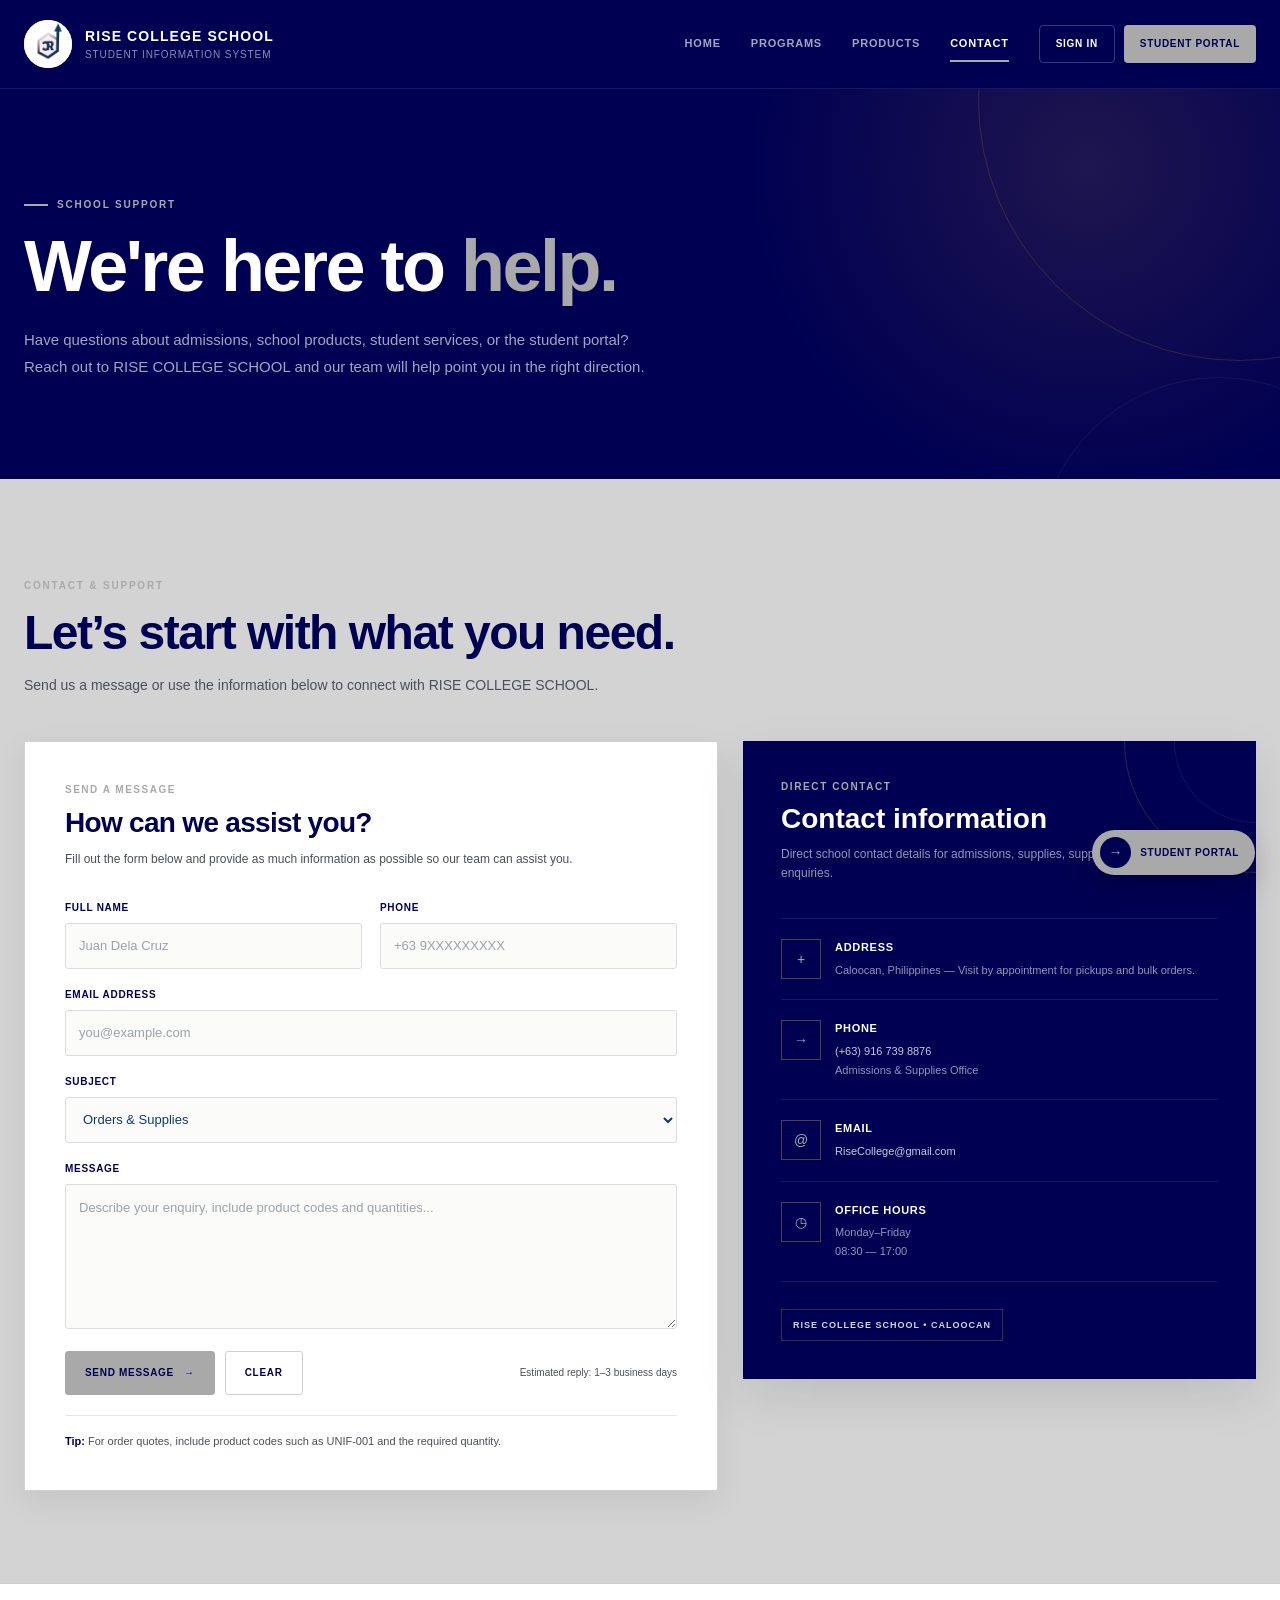
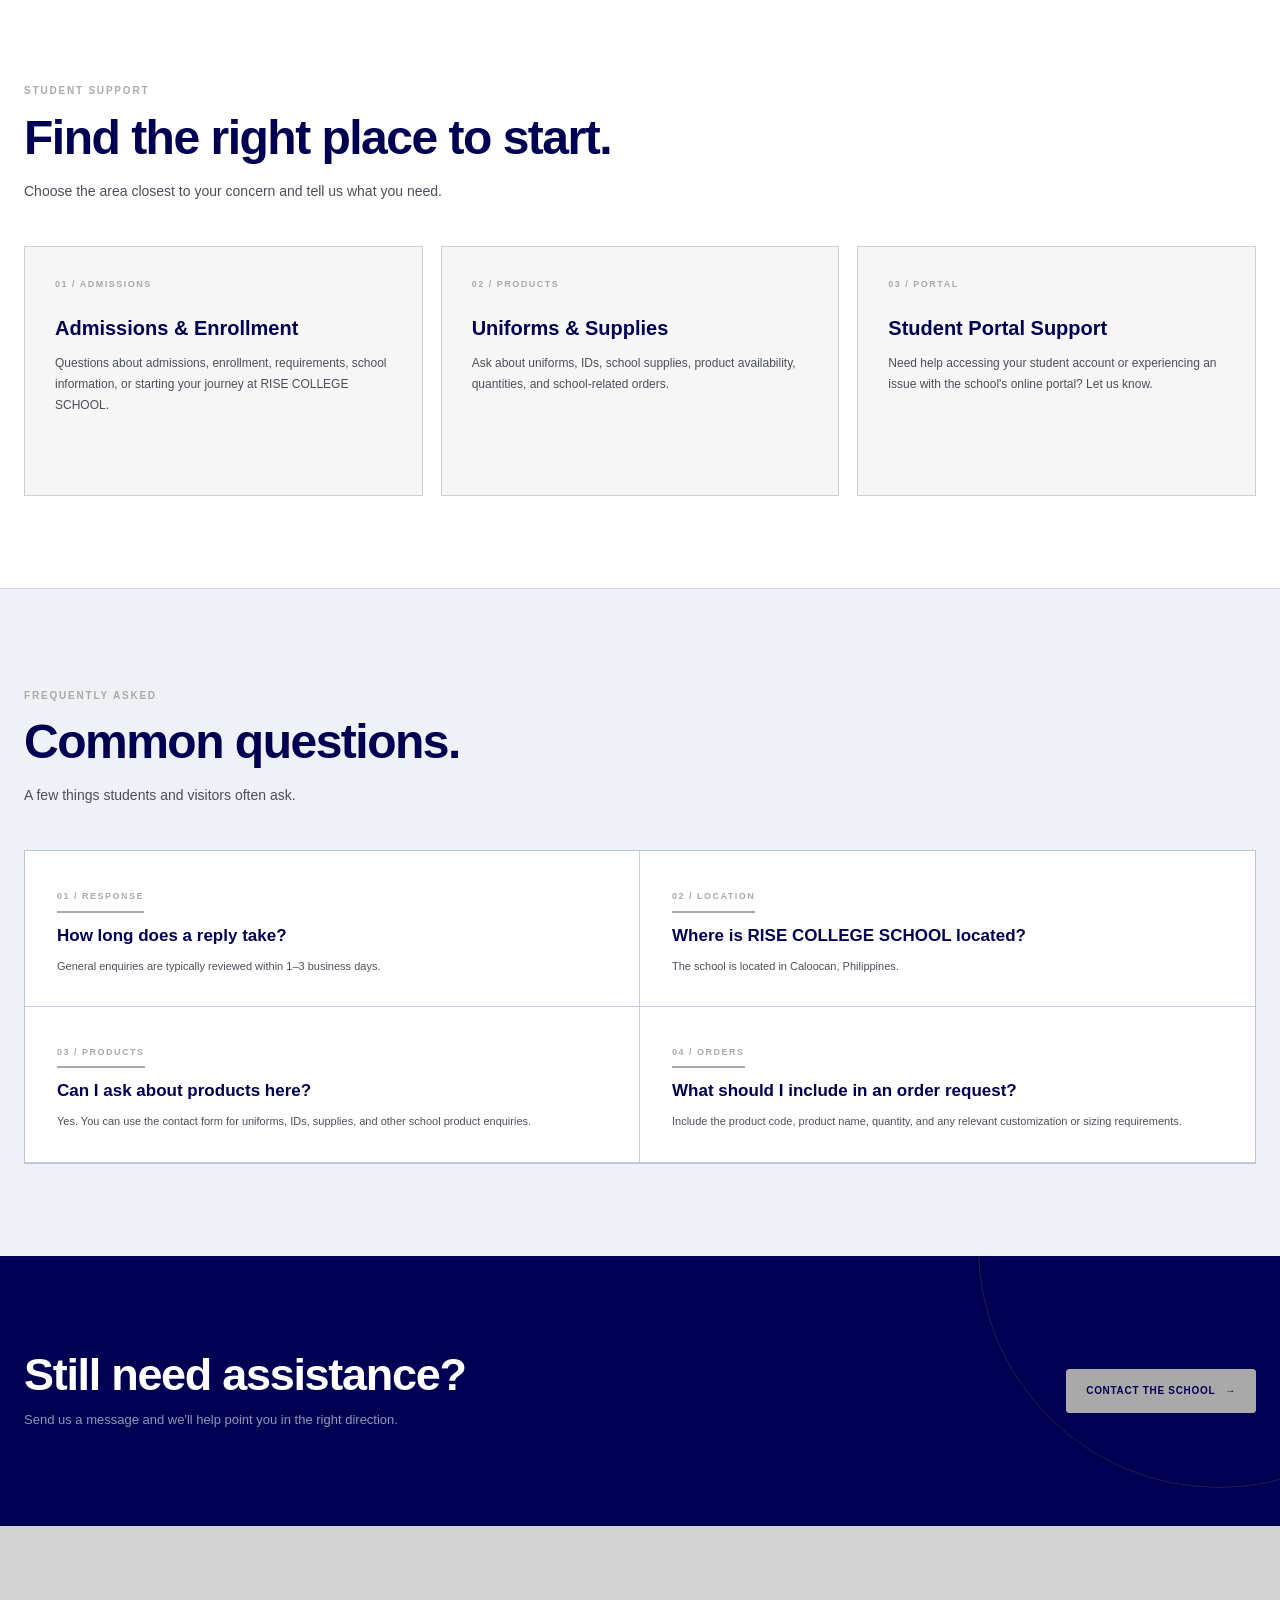
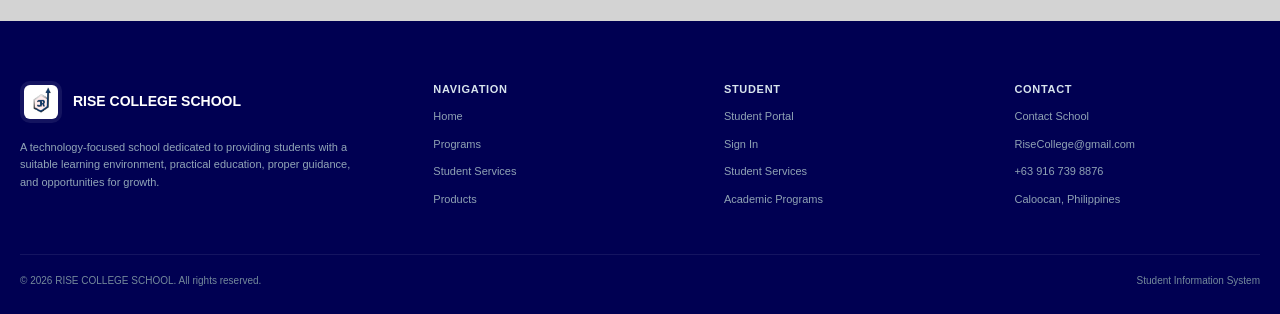
<file: RISE COLLEGE FINAL/contact.html>
<!DOCTYPE html>

<html lang="en">
<head>

<meta charset="UTF-8">
<meta name="viewport" content="width=device-width, initial-scale=1.0">

<title>Contact | RISE COLLEGE SCHOOL</title>

<meta
name="description"
content="Contact RISE COLLEGE SCHOOL — Admissions, supplies, student services, and general enquiries."

>

<style>


* {
    box-sizing: border-box;
    margin: 0;
    padding: 0;
}

html {
    scroll-behavior: smooth;
}

body {
    font-family: Arial, Helvetica, sans-serif;
    background: #D3D3D3;
    color: #0F3A6B;
    line-height: 1.6;
}

a {
    text-decoration: none;
    color: inherit;
}

button,
input,
textarea,
select {
    font: inherit;
}

button {
    cursor: pointer;
}



:root {
    --navy: #000052;
    --navy-deep: #000052;
    --navy-soft: #0F3A6B;

    --cream: #D3D3D3;
    --white: #ffffff;
    --off-white: #f6f6f6;

    --accent: #A9A9A9;
    --accent-dark: #8d8d8d;
    --accent-light: #D3D3D3;

    --text: #0F3A6B;
    --muted: #4b4f59;
    --border: #d0d0d0;

    --shadow: 0 18px 45px rgba(8, 18, 32, 0.10);
    --shadow-soft: 0 10px 30px rgba(8, 18, 32, 0.07);

    --max-width: 1240px;
}




.header {
    position: relative;
    z-index: 100;
    width: 100%;
    background: var(--navy);
    border-bottom: 1px solid rgba(255,255,255,0.09);
}

.header-container {
    width: min(var(--max-width), calc(100% - 48px));
    min-height: 88px;
    margin: auto;

    display: flex;
    align-items: center;
    justify-content: space-between;
    gap: 30px;
}

.brand {
    display: flex;
    align-items: center;
    gap: 13px;
    flex-shrink: 0;
}

.logo {
    width: 48px;
    height: 48px;

    display: flex;
    align-items: center;
    justify-content: center;

    background: #ffffff;
    border-radius: 50%;
    overflow: hidden;
}

.logo img {
    width: 100%;
    height: 100%;
    object-fit: contain;
}

.brand-info {
    display: flex;
    flex-direction: column;
    line-height: 1.15;
}

.brand-title {
    color: #ffffff;
    font-size: 14px;
    font-weight: 800;
    letter-spacing: 1.1px;
}

.brand-subtitle {
    margin-top: 5px;
    color: rgba(255,255,255,0.55);
    font-size: 10px;
    font-weight: 500;
    letter-spacing: 0.9px;
    text-transform: uppercase;
}

.nav {
    display: flex;
    align-items: center;
    justify-content: center;
    gap: 30px;
    margin-left: auto;
}

.nav a {
    position: relative;
    color: rgba(255,255,255,0.64);

    font-size: 11px;
    font-weight: 700;
    letter-spacing: 0.8px;
    text-transform: uppercase;

    padding: 32px 0;

    transition:
        color 0.25s ease;
}

.nav a::after {
    content: "";
    position: absolute;

    left: 0;
    bottom: 23px;

    width: 0;
    height: 2px;

    background: var(--accent);

    transition: width 0.25s ease;
}

.nav a:hover,
.nav a.active {
    color: #ffffff;
}

.nav a:hover::after,
.nav a.active::after {
    width: 100%;
}

.header-actions {
    display: flex;
    align-items: center;
    gap: 9px;
    flex-shrink: 0;
}

.header-login,
.header-portal {
    display: inline-flex;
    align-items: center;
    justify-content: center;

    min-height: 38px;
    padding: 0 16px;

    border-radius: 4px;

    font-size: 10px;
    font-weight: 800;
    letter-spacing: 0.7px;
    text-transform: uppercase;

    transition: 0.25s ease;
}

.header-login {
    color: #ffffff;
    border: 1px solid rgba(255,255,255,0.22);
}

.header-login:hover {
    background: rgba(255,255,255,0.08);
}

.header-portal {
    color: var(--navy);
    background: var(--accent);
}

.header-portal:hover {
    background: var(--accent-light);
    transform: translateY(-1px);
}

.menu-button {
    display: none;

    width: 42px;
    height: 42px;

    border: 1px solid rgba(255,255,255,0.18);
    background: transparent;
    border-radius: 4px;
}

.menu-button span {
    display: block;
    width: 19px;
    height: 2px;
    margin: 4px auto;
    background: #ffffff;
}




.page-hero {
    position: relative;
    overflow: hidden;

    min-height: 390px;

    display: flex;
    align-items: center;

    background:
        radial-gradient(
            circle at 85% 20%,
            rgba(216,154,53,0.14),
            transparent 30%
        ),
        linear-gradient(
            135deg,
            var(--navy-deep),
            var(--navy)
        );
}

.page-hero::before {
    content: "";
    position: absolute;

    width: 520px;
    height: 520px;

    right: -220px;
    top: -250px;

    border: 1px solid rgba(216,154,53,0.18);
    border-radius: 50%;
}

.page-hero::after {
    content: "";
    position: absolute;

    width: 360px;
    height: 360px;

    right: -120px;
    bottom: -260px;

    border: 1px solid rgba(255,255,255,0.06);
    border-radius: 50%;
}

.page-hero-container {
    position: relative;
    z-index: 2;

    width: min(var(--max-width), calc(100% - 48px));
    margin: auto;

    padding: 78px 0;
}

.hero-eyebrow {
    display: inline-flex;
    align-items: center;
    gap: 9px;

    color: var(--accent);

    font-size: 10px;
    font-weight: 800;
    letter-spacing: 1.8px;
}

.hero-eyebrow::before {
    content: "";

    width: 24px;
    height: 2px;

    background: var(--accent);
}

.page-hero h1 {
    max-width: 780px;

    margin-top: 17px;

    color: #ffffff;

    font-size: clamp(42px, 6vw, 72px);
    line-height: 0.98;
    letter-spacing: -2.5px;
    font-weight: 800;
}

.page-hero h1 span {
    color: var(--accent);
}

.page-hero-description {
    max-width: 650px;

    margin-top: 25px;

    color: rgba(255,255,255,0.64);

    font-size: 15px;
    line-height: 1.8;
}



main {
    background: var(--cream);
}

.section {
    width: min(var(--max-width), calc(100% - 48px));
    margin: auto;
}

.section-padding {
    padding: 92px 0;
}

.section-heading {
    margin-bottom: 42px;
}

.section-eyebrow {
    display: inline-block;

    color: var(--accent);

    font-size: 10px;
    font-weight: 800;
    letter-spacing: 1.8px;
}

.section-heading h2 {
    max-width: 720px;

    margin-top: 10px;

    color: var(--navy);

    font-size: clamp(32px, 4vw, 48px);
    line-height: 1.08;
    letter-spacing: -1.5px;
}

.section-heading p {
    max-width: 650px;

    margin-top: 15px;

    color: var(--muted);

    font-size: 14px;
    line-height: 1.8;
}



.contact-layout {
    display: grid;
    grid-template-columns: 1.15fr 0.85fr;
    gap: 25px;
    align-items: start;
}



.contact-form-card {
    padding: 40px;

    background: #ffffff;

    border: 1px solid var(--border);

    box-shadow: var(--shadow-soft);
}

.card-eyebrow {
    color: var(--accent);

    font-size: 10px;
    font-weight: 800;
    letter-spacing: 1.5px;
    text-transform: uppercase;
}

.contact-form-card h2 {
    margin-top: 8px;

    color: var(--navy);

    font-size: 28px;
    line-height: 1.2;
    letter-spacing: -0.7px;
}

.form-intro {
    max-width: 600px;

    margin-top: 10px;

    color: var(--muted);

    font-size: 12px;
    line-height: 1.7;
}

.form-grid {
    display: grid;
    grid-template-columns: 1fr 1fr;
    gap: 18px;

    margin-top: 30px;
}

.form-group {
    display: flex;
    flex-direction: column;
}

.form-group.full {
    grid-column: 1 / -1;
}

.form-group label {
    margin-bottom: 7px;

    color: var(--navy);

    font-size: 10px;
    font-weight: 800;
    letter-spacing: 0.7px;
    text-transform: uppercase;
}

.form-group input,
.form-group select,
.form-group textarea {
    width: 100%;

    border: 1px solid #d9dde0;
    border-radius: 3px;

    background: #fbfbf9;
    color: var(--text);

    outline: none;

    font-size: 13px;

    transition:
        border-color 0.2s ease,
        box-shadow 0.2s ease,
        background 0.2s ease;
}

.form-group input,
.form-group select {
    height: 46px;
    padding: 0 13px;
}

.form-group textarea {
    min-height: 145px;
    padding: 13px;
    resize: vertical;
}

.form-group input:focus,
.form-group select:focus,
.form-group textarea:focus {
    background: #ffffff;

    border-color: var(--accent);

    box-shadow: 0 0 0 3px rgba(216,154,53,0.10);
}

.form-group input::placeholder,
.form-group textarea::placeholder {
    color: #9ba2ab;
}

.form-actions {
    display: flex;
    align-items: center;
    gap: 10px;

    margin-top: 22px;
}

.btn {
    display: inline-flex;
    align-items: center;
    justify-content: center;
    gap: 10px;

    min-height: 44px;
    padding: 0 19px;

    border-radius: 3px;

    font-size: 10px;
    font-weight: 800;
    letter-spacing: 0.7px;
    text-transform: uppercase;

    transition: 0.25s ease;
}

.btn-primary {
    border: 1px solid var(--accent);
    background: var(--accent);
    color: var(--navy);
}

.btn-primary:hover {
    background: var(--accent-light);
    border-color: var(--accent-light);
    transform: translateY(-1px);
}

.btn-outline {
    border: 1px solid #cbd0d4;
    background: transparent;
    color: var(--navy);
}

.btn-outline:hover {
    background: var(--navy);
    border-color: var(--navy);
    color: #ffffff;
}

.form-note {
    margin-left: auto;

    color: var(--muted);

    font-size: 10px;
}

.form-tip {
    margin-top: 20px;
    padding-top: 17px;

    border-top: 1px solid #e5e5e1;

    color: var(--muted);

    font-size: 11px;
}

.form-tip strong {
    color: var(--navy);
}

.status {
    display: none;

    margin-top: 18px;
    padding: 12px 14px;

    border-left: 3px solid var(--accent);

    background: #faf6ec;

    color: var(--navy);

    font-size: 11px;
}

.status.show {
    display: block;
}



.info-card {
    position: relative;

    overflow: hidden;

    padding: 38px;

    background: var(--navy);

    color: #ffffff;

    box-shadow: var(--shadow);
}

.info-card::before {
    content: "";

    position: absolute;

    width: 260px;
    height: 260px;

    right: -130px;
    top: -130px;

    border: 1px solid rgba(216,154,53,0.22);
    border-radius: 50%;
}

.info-card::after {
    content: "";

    position: absolute;

    width: 160px;
    height: 160px;

    right: -80px;
    top: -80px;

    border: 1px solid rgba(255,255,255,0.08);
    border-radius: 50%;
}

.info-card-content {
    position: relative;
    z-index: 2;
}

.info-eyebrow {
    color: var(--accent);

    font-size: 10px;
    font-weight: 800;
    letter-spacing: 1.6px;
}

.info-card h2 {
    margin-top: 8px;

    font-size: 28px;
    line-height: 1.15;
}

.info-description {
    margin-top: 10px;

    color: rgba(255,255,255,0.58);

    font-size: 12px;
}

.contact-list {
    margin-top: 35px;
}

.contact-item {
    display: grid;
    grid-template-columns: 40px 1fr;
    gap: 14px;

    padding: 20px 0;

    border-top: 1px solid rgba(255,255,255,0.10);
}

.contact-item:last-child {
    border-bottom: 1px solid rgba(255,255,255,0.10);
}

.contact-icon {
    width: 40px;
    height: 40px;

    display: flex;
    align-items: center;
    justify-content: center;

    border: 1px solid rgba(216,154,53,0.40);

    color: var(--accent);

    font-size: 14px;
}

.contact-item h3 {
    color: #ffffff;

    font-size: 11px;
    font-weight: 800;
    letter-spacing: 0.7px;
    text-transform: uppercase;
}

.contact-item p {
    margin-top: 4px;

    color: rgba(255,255,255,0.58);

    font-size: 11px;
    line-height: 1.7;
}

.contact-item a {
    color: rgba(255,255,255,0.78);

    transition: color 0.2s ease;
}

.contact-item a:hover {
    color: var(--accent-light);
}

.office-badge {
    display: inline-flex;

    margin-top: 27px;
    padding: 8px 11px;

    border: 1px solid rgba(216,154,53,0.28);

    color: var(--accent-light);

    font-size: 9px;
    font-weight: 800;
    letter-spacing: 1px;
}



.support-section {
    background: #ffffff;
    border-top: 1px solid var(--border);
    border-bottom: 1px solid var(--border);
}

.support-grid {
    display: grid;
    grid-template-columns: repeat(3, 1fr);
    gap: 18px;
}

.support-card {
    position: relative;

    min-height: 250px;

    padding: 30px;

    background: var(--off-white);

    border: 1px solid var(--border);

    transition:
        transform 0.25s ease,
        box-shadow 0.25s ease,
        border-color 0.25s ease;
}

.support-card:hover {
    transform: translateY(-5px);

    border-color: rgba(216,154,53,0.55);

    box-shadow: var(--shadow-soft);
}

.support-number {
    color: var(--accent);

    font-size: 9px;
    font-weight: 800;
    letter-spacing: 1.5px;
}

.support-card h3 {
    margin-top: 25px;

    color: var(--navy);

    font-size: 20px;
    line-height: 1.25;
}

.support-card p {
    margin-top: 12px;

    color: var(--muted);

    font-size: 12px;
    line-height: 1.75;
}



.faq-section {
    background: #eef1f5;
}

.faq-grid {
    display: grid;
    grid-template-columns: 1fr 1fr;
    gap: 0;

    border: 1px solid #b9c5d3;
    background: #ffffff;
}

.faq-item {
    padding: 30px 32px;

    border-bottom: 1px solid #c5cfdb;
}

.faq-item:nth-child(odd) {
    border-right: 1px solid #c5cfdb;
}

.faq-number {
    display: inline-block;
    padding-bottom: 7px;
    border-bottom: 2px solid var(--accent);
    color: var(--accent);

    font-size: 9px;
    font-weight: 800;
    letter-spacing: 1.5px;
}

.faq-item h3 {
    margin-top: 12px;

    color: var(--navy);

    font-size: 17px;
    line-height: 1.35;
}

.faq-item p {
    margin-top: 9px;

    color: var(--muted);

    font-size: 11px;
    line-height: 1.75;
}



.final-cta {
    position: relative;
    overflow: hidden;

    background: var(--navy);
    color: #ffffff;
}

.final-cta::before {
    content: "";

    position: absolute;

    width: 480px;
    height: 480px;

    right: -180px;
    top: -250px;

    border: 1px solid rgba(216,154,53,0.18);
    border-radius: 50%;
}

.final-cta-container {
    position: relative;
    z-index: 2;

    width: min(var(--max-width), calc(100% - 48px));

    min-height: 270px;

    margin: auto;

    display: flex;
    align-items: center;
    justify-content: space-between;
    gap: 40px;
}

.final-cta h2 {
    font-size: clamp(30px, 4vw, 45px);
    line-height: 1.05;
    letter-spacing: -1.3px;
}

.final-cta p {
    max-width: 620px;

    margin-top: 12px;

    color: rgba(255,255,255,0.58);

    font-size: 13px;
}

.final-cta .btn-primary {
    flex-shrink: 0;
}


.footer {
    margin-top: 95px;
    padding: 60px 20px 25px;
    background: #000052;
    color: white;
}

.footer-grid {
    width: min(var(--max-width), 100%);
    margin: auto;
    display: grid;
    grid-template-columns: 1.5fr 1fr 1fr 1fr;
    gap: 45px;
}

.footer-brand {
    max-width: 340px;
}

.footer-logo {
    display: flex;
    align-items: center;
    gap: 11px;
}

.footer-logo-image {
    width: 42px;
    height: 42px;
    border-radius: 10px;
    background: rgba(255,255,255,.08);
    padding: 4px;
}

.footer-logo strong {
    font-size: 14px;
}

.footer-brand p {
    margin-top: 16px;
    color: #91a5b7;
    font-size: 11px;
}

.footer-column {
    display: flex;
    flex-direction: column;
    align-items: flex-start;
}

.footer-column h4 {
    font-size: 11px;
    letter-spacing: .7px;
    text-transform: uppercase;
    color: #d8e4ed;
}

.footer-column a {
    display: block;
    margin-top: 10px;
    color: #8fa2b4;
    font-size: 11px;
    transition: .2s ease;
}

.footer-column a:hover {
    color: white;
}

.footer-bottom {
    width: min(var(--max-width), 100%);
    margin: 45px auto 0;
    padding-top: 18px;
    border-top: 1px solid rgba(255,255,255,.08);
    display: flex;
    align-items: center;
    justify-content: space-between;
    gap: 20px;
    color: #74899b;
    font-size: 10px;
}


.floating-portal {
    position: fixed;

    right: 25px;
    bottom: 25px;

    z-index: 90;

    display: flex;
    align-items: center;
    gap: 9px;

    min-height: 45px;
    padding: 0 16px 0 8px;

    background: var(--accent);
    color: var(--navy);

    border-radius: 30px;

    box-shadow: 0 12px 30px rgba(0,0,0,0.20);

    font-size: 10px;
    font-weight: 800;
    letter-spacing: 0.6px;
    text-transform: uppercase;

    transition: 0.25s ease;
}

.floating-portal:hover {
    background: var(--accent-light);
    transform: translateY(-3px);
}

.floating-icon {
    width: 31px;
    height: 31px;

    display: flex;
    align-items: center;
    justify-content: center;

    border-radius: 50%;

    background: var(--navy);
    color: var(--accent);

    font-size: 14px;
}



.reveal {
    opacity: 0;
    transform: translateY(18px);

    animation: reveal 0.7s ease forwards;
}

@keyframes reveal {
    to {
        opacity: 1;
        transform: translateY(0);
    }
}



@media (max-width: 1050px) {

    .nav {
        gap: 18px;
    }

    .nav a {
        font-size: 9px;
    }

    .header-actions {
        display: none;
    }

    .contact-layout {
        grid-template-columns: 1fr;
    }

    .info-card {
        min-height: auto;
    }

    .footer-grid {
        grid-template-columns: 1fr 1fr;
        gap: 30px;
    }

    .footer {
        margin-top: 70px;
    }

    .footer-bottom {
        flex-direction: column;
        align-items: flex-start;
    }
}


@media (max-width: 800px) {

    .header-container {
        min-height: 74px;
    }

    .menu-button {
        display: block;
    }

    .nav {
        position: absolute;

        left: 0;
        right: 0;
        top: 74px;

        display: none;
        flex-direction: column;
        align-items: stretch;
        gap: 0;

        padding: 8px 24px 18px;

        background: var(--navy);

        border-top: 1px solid rgba(255,255,255,0.08);
        border-bottom: 1px solid rgba(255,255,255,0.08);
    }

    .nav.open {
        display: flex;
    }

    .nav a {
        padding: 13px 0;

        font-size: 10px;
    }

    .nav a::after {
        display: none;
    }

    .support-grid {
        grid-template-columns: 1fr;
    }

    .faq-grid {
        grid-template-columns: 1fr;
    }

    .faq-item:nth-child(odd) {
        border-right: none;
    }

    .final-cta-container {
        padding: 65px 0;

        flex-direction: column;
        align-items: flex-start;
    }

}


@media (max-width: 600px) {

    .header-container,
    .section,
    .page-hero-container,
    .final-cta-container,
    .footer-grid,
    .footer-bottom {
        width: min(100% - 32px, var(--max-width));
    }

    .brand-title {
        font-size: 11px;
    }

    .brand-subtitle {
        font-size: 8px;
    }

    .logo {
        width: 42px;
        height: 42px;
    }

    .page-hero {
        min-height: 330px;
    }

    .page-hero-container {
        padding: 60px 0;
    }

    .page-hero h1 {
        font-size: 42px;
    }

    .section-padding {
        padding: 65px 0;
    }

    .contact-form-card,
    .info-card {
        padding: 27px 22px;
    }

    .form-grid {
        grid-template-columns: 1fr;
    }

    .form-group.full {
        grid-column: auto;
    }

    .form-actions {
        align-items: flex-start;
        flex-wrap: wrap;
    }

    .form-note {
        width: 100%;
        margin-left: 0;
    }

    .support-card {
        min-height: auto;
    }

    .footer-grid {
        grid-template-columns: 1fr;
    }

    .footer-bottom {
        padding: 18px 0;

        flex-direction: column;
        align-items: flex-start;
        justify-content: center;
    }

    .floating-portal {
        right: 15px;
        bottom: 15px;
    }
}

</style>

</head>

<body>


<header class="header">


<div class="header-container">

    <a href="index.html" class="brand">

        <div class="logo">

            <img
                src="assets/images/branding/logo.png"
                alt="RISE College School Logo"
                onerror="this.style.display='none'"
            >

        </div>

        <div class="brand-info">

            <div class="brand-title">
                RISE COLLEGE SCHOOL
            </div>

            <div class="brand-subtitle">
                Student Information System
            </div>

        </div>

    </a>


    <nav class="nav" id="navigation">

        <a href="index.html">
            Home
        </a>

        <a href="index.html#programs">
            Programs
        </a>

        

        <a href="products.html">
            Products
        </a>

        <a href="contact.html" class="active">
            Contact
        </a>

    </nav>


    <div class="header-actions">

        <a
            href="login.html"
            class="header-login"
        >
            Sign In
        </a>

        <a
            href="login.html"
            class="header-portal"
        >
            Student Portal
        </a>

    </div>


    <button
        class="menu-button"
        id="menuButton"
        aria-label="Open navigation menu"
        aria-expanded="false"
    >

        <span></span>
        <span></span>
        <span></span>

    </button>

</div>

</header>


<section class="page-hero">

<div class="page-hero-container reveal">

    <div class="hero-eyebrow">
        SCHOOL SUPPORT
    </div>

    <h1>
        We're here to
        <span>help.</span>
    </h1>

    <p class="page-hero-description">
        Have questions about admissions, school products,
        student services, or the student portal? Reach out
        to RISE COLLEGE SCHOOL and our team will help point
        you in the right direction.
    </p>

</div>

</section>

<main>


<section class="section section-padding">
<div class="section-heading">

    <span class="section-eyebrow">
        CONTACT & SUPPORT
    </span>

    <h2>
        Let’s start with what you need.
    </h2>

    <p>
        Send us a message or use the information below
        to connect with RISE COLLEGE SCHOOL.
    </p>

</div>


<div class="contact-layout">



    <div class="contact-form-card reveal">

        <div class="card-eyebrow">
            SEND A MESSAGE
        </div>

        <h2>
            How can we assist you?
        </h2>

        <p class="form-intro">
            Fill out the form below and provide as much
            information as possible so our team can assist you.
        </p>


        <form
            id="contactForm"
            novalidate
        >

            <div class="form-grid">


                <div class="form-group">

                    <label for="name">
                        Full Name
                    </label>

                    <input
                        id="name"
                        name="name"
                        type="text"
                        placeholder="Juan Dela Cruz"
                        autocomplete="name"
                        required
                    >

                </div>


                <div class="form-group">

                    <label for="phone">
                        Phone
                    </label>

                    <input
                        id="phone"
                        name="phone"
                        type="tel"
                        placeholder="+63 9XXXXXXXXX"
                        autocomplete="tel"
                    >

                </div>


                <div class="form-group full">

                    <label for="email">
                        Email Address
                    </label>

                    <input
                        id="email"
                        name="email"
                        type="email"
                        placeholder="you@example.com"
                        autocomplete="email"
                        required
                    >

                </div>


                <div class="form-group full">

                    <label for="subject">
                        Subject
                    </label>

                    <select
                        id="subject"
                        name="subject"
                    >

                        <option value="orders">
                            Orders & Supplies
                        </option>

                        <option value="uniforms">
                            Uniforms
                        </option>

                        <option value="admissions">
                            Admissions
                        </option>

                        <option value="events">
                            Events & Partnerships
                        </option>

                        <option value="support">
                            Student Portal Support
                        </option>

                        <option value="general">
                            General Enquiry
                        </option>

                    </select>

                </div>


                <div class="form-group full">

                    <label for="message">
                        Message
                    </label>

                    <textarea
                        id="message"
                        name="message"
                        placeholder="Describe your enquiry, include product codes and quantities..."
                        required
                    ></textarea>

                </div>

            </div>


            <div
                id="formStatus"
                class="status"
                role="status"
                aria-live="polite"
            ></div>


            <div class="form-actions">

                <button
                    type="submit"
                    class="btn btn-primary"
                >
                    Send Message
                    <span>→</span>
                </button>

                <button
                    type="button"
                    id="resetBtn"
                    class="btn btn-outline"
                >
                    Clear
                </button>

                <div class="form-note">
                    Estimated reply: 1–3 business days
                </div>

            </div>


            <div class="form-tip">

                <strong>Tip:</strong>

                For order quotes, include product codes
                such as UNIF-001 and the required quantity.

            </div>

        </form>

    </div>



    <aside class="info-card reveal">

        <div class="info-card-content">

            <div class="info-eyebrow">
                DIRECT CONTACT
            </div>

            <h2>
                Contact information
            </h2>

            <p class="info-description">
                Direct school contact details for admissions,
                supplies, support, and general enquiries.
            </p>


            <div class="contact-list">


                <div class="contact-item">

                    <div class="contact-icon">
                        +
                    </div>

                    <div>

                        <h3>
                            Address
                        </h3>

                        <p>
                            Caloocan, Philippines —
                            Visit by appointment for pickups
                            and bulk orders.
                        </p>

                    </div>

                </div>


                <div class="contact-item">

                    <div class="contact-icon">
                        →
                    </div>

                    <div>

                        <h3>
                            Phone
                        </h3>

                        <p>

                            <a href="tel:+639167398876">
                                (+63) 916 739 8876
                            </a>

                            <br>

                            Admissions & Supplies Office

                        </p>

                    </div>

                </div>


                <div class="contact-item">

                    <div class="contact-icon">
                        @
                    </div>

                    <div>

                        <h3>
                            Email
                        </h3>

                        <p>

                            <a href="mailto:RiseCollege@gmail.com">
                                RiseCollege@gmail.com
                            </a>

                        </p>

                    </div>

                </div>


                <div class="contact-item">

                    <div class="contact-icon">
                        ◷
                    </div>

                    <div>

                        <h3>
                            Office Hours
                        </h3>

                        <p>
                            Monday–Friday
                            <br>
                            08:30 — 17:00
                        </p>

                    </div>

                </div>


            </div>


            <div class="office-badge">
                RISE COLLEGE SCHOOL • CALOOCAN
            </div>

        </div>

    </aside>

</div>

</section>


<section class="support-section">
<div class="section section-padding">

    <div class="section-heading">

        <span class="section-eyebrow">
            STUDENT SUPPORT
        </span>

        <h2>
            Find the right place to start.
        </h2>

        <p>
            Choose the area closest to your concern
            and tell us what you need.
        </p>

    </div>


    <div class="support-grid">


        <article class="support-card reveal">

            <div class="support-number">
                01 / ADMISSIONS
            </div>

            <h3>
                Admissions & Enrollment
            </h3>

            <p>
                Questions about admissions, enrollment,
                requirements, school information, or
                starting your journey at RISE COLLEGE SCHOOL.
            </p>

        </article>


        <article class="support-card reveal">

            <div class="support-number">
                02 / PRODUCTS
            </div>

            <h3>
                Uniforms & Supplies
            </h3>

            <p>
                Ask about uniforms, IDs, school supplies,
                product availability, quantities, and
                school-related orders.
            </p>

        </article>


        <article class="support-card reveal">

            <div class="support-number">
                03 / PORTAL
            </div>

            <h3>
                Student Portal Support
            </h3>

            <p>
                Need help accessing your student account
                or experiencing an issue with the school's
                online portal? Let us know.
            </p>

        </article>


    </div>

</div>

</section>


<section class="faq-section">

<div class="section section-padding">

    <div class="section-heading">

        <span class="section-eyebrow">
            FREQUENTLY ASKED
        </span>

        <h2>
            Common questions.
        </h2>

        <p>
            A few things students and visitors often ask.
        </p>

    </div>


    <div class="faq-grid">


        <article class="faq-item">

            <div class="faq-number">
                01 / RESPONSE
            </div>

            <h3>
                How long does a reply take?
            </h3>

            <p>
                General enquiries are typically reviewed
                within 1–3 business days.
            </p>

        </article>


        <article class="faq-item">

            <div class="faq-number">
                02 / LOCATION
            </div>

            <h3>
                Where is RISE COLLEGE SCHOOL located?
            </h3>

            <p>
                The school is located in Caloocan,
                Philippines.
            </p>

        </article>


        <article class="faq-item">

            <div class="faq-number">
                03 / PRODUCTS
            </div>

            <h3>
                Can I ask about products here?
            </h3>

            <p>
                Yes. You can use the contact form for
                uniforms, IDs, supplies, and other
                school product enquiries.
            </p>

        </article>


        <article class="faq-item">

            <div class="faq-number">
                04 / ORDERS
            </div>

            <h3>
                What should I include in an order request?
            </h3>

            <p>
                Include the product code, product name,
                quantity, and any relevant customization
                or sizing requirements.
            </p>

        </article>


    </div>

</div>

</section>


<section class="final-cta">

<div class="final-cta-container">

    <div>

        <h2>
            Still need assistance?
        </h2>

        <p>
            Send us a message and we'll help point
            you in the right direction.
        </p>

    </div>


    <a
        href="#contactForm"
        class="btn btn-primary"
    >
        Contact the School
        <span>→</span>
    </a>

</div>

</section>

</main>


<footer class="footer">

<div class="footer-grid">


    <div class="footer-brand">

        <div class="footer-logo">

            <img
                class="footer-logo-image"
                src="assets/images/branding/logo.png"
                alt="RISE College School Logo"
            >

            <strong>
                RISE COLLEGE SCHOOL
            </strong>

        </div>


        <p>
            A technology-focused school dedicated to providing
            students with a suitable learning environment,
            practical education, proper guidance, and opportunities
            for growth.
        </p>

    </div>



    <div class="footer-column">

        <h4>
            Navigation
        </h4>

        <a href="index.html">
            Home
        </a>

        <a href="index.html#programs">
            Programs
        </a>

        <a href="index.html#services">
            Student Services
        </a>

        <a href="products.html">
            Products
        </a>

    </div>



    <div class="footer-column">

        <h4>
            Student
        </h4>

        <a href="login.html">
            Student Portal
        </a>

        <a href="login.html">
            Sign In
        </a>

        <a href="index.html#services">
            Student Services
        </a>

        <a href="index.html#programs">
            Academic Programs
        </a>

    </div>



    <div class="footer-column">

        <h4>
            Contact
        </h4>

        <a href="contact.html">
            Contact School
        </a>

        <a href="mailto:RiseCollege@gmail.com">
            RiseCollege@gmail.com
        </a>

        <a href="tel:+639167398876">
            +63 916 739 8876
        </a>

        <a href="#">
            Caloocan, Philippines
        </a>

    </div>


</div>



<div class="footer-bottom">

    <div>
        © <span id="year"></span> RISE COLLEGE SCHOOL.
        All rights reserved.
    </div>

    <div>
        Student Information System
    </div>

</div>

</footer>


<a
href="login.html"
class="floating-portal"

>

<span class="floating-icon">
    →
</span>

Student Portal

</a>

<script>



document.getElementById("year").textContent =
    new Date().getFullYear();



const menuButton =
    document.getElementById("menuButton");

const navigation =
    document.getElementById("navigation");


menuButton.addEventListener("click", function () {

    navigation.classList.toggle("open");

    const expanded =
        navigation.classList.contains("open");

    menuButton.setAttribute(
        "aria-expanded",
        expanded
    );

});


document.querySelectorAll(".nav a").forEach(function (link) {

    link.addEventListener("click", function () {

        navigation.classList.remove("open");

        menuButton.setAttribute(
            "aria-expanded",
            "false"
        );

    });

});



const contactForm =
    document.getElementById("contactForm");

const resetButton =
    document.getElementById("resetBtn");

const formStatus =
    document.getElementById("formStatus");


contactForm.addEventListener("submit", function (event) {

    event.preventDefault();

    const name =
        document.getElementById("name").value.trim();

    const email =
        document.getElementById("email").value.trim();

    const message =
        document.getElementById("message").value.trim();


    if (!name || !email || !message) {

        formStatus.textContent =
            "Please complete your name, email address, and message.";

        formStatus.classList.add("show");

        return;

    }


    if (!email.includes("@")) {

        formStatus.textContent =
            "Please enter a valid email address.";

        formStatus.classList.add("show");

        return;

    }


    formStatus.textContent =
        "Your message has been prepared successfully. Please use the school's email or contact system to complete delivery.";

    formStatus.classList.add("show");

});


resetButton.addEventListener("click", function () {

    contactForm.reset();

    formStatus.textContent = "";

    formStatus.classList.remove("show");

});




const revealElements =
    document.querySelectorAll(".reveal");


if ("IntersectionObserver" in window) {

    const observer =
        new IntersectionObserver(
            function (entries) {

                entries.forEach(function (entry) {

                    if (entry.isIntersecting) {

                        entry.target.style.animationDelay =
                            "0.05s";

                        observer.unobserve(
                            entry.target
                        );

                    }

                });

            },
            {
                threshold: 0.08
            }
        );


    revealElements.forEach(function (element) {

        observer.observe(element);

    });

}

</script>

</body>
</html>
</file>
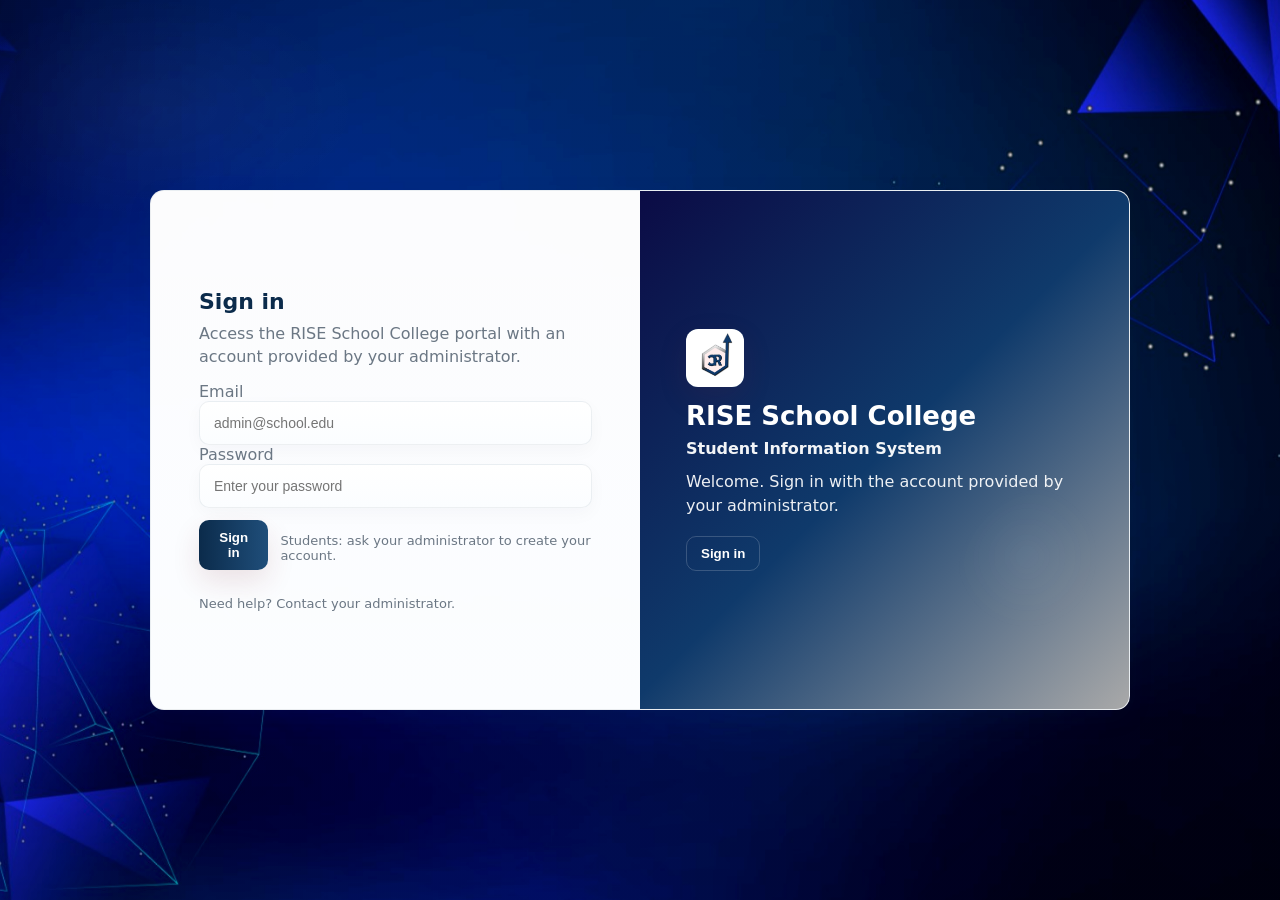
<file: RISE COLLEGE FINAL/login.html>
<!doctype html>
<html lang="en">
<head>
<meta charset="utf-8" />
<meta name="viewport" content="width=device-width,initial-scale=1" />
<title>RISE School College SIS — Sign in</title>
<style>
  :root{
    --p1:#0b2b4b; --p2:#1f4e7a; --blue:#1f4e7a; --navy:#0b2b4b; --bg:#f2f5f7;
    --muted:#6b7784; --line:rgba(11,43,75,.07); --radius:14px;
    --shadow-1: 0 8px 26px rgba(11,43,75,.08); --ease: cubic-bezier(.2,.9,.2,1);
  }
  *{box-sizing:border-box}
  html,body{height:100%}
  body{
    margin:0;font-family:Inter,system-ui,Segoe UI,Roboto,Arial;
    position:relative; isolation:isolate; overflow:hidden;
    display:flex;align-items:center;justify-content:center;min-height:100vh;color:var(--navy);
    background-color:#071827;
    -webkit-font-smoothing:antialiased;
  }
  body::before{
    content:'';
    position:fixed; inset:-10px;
    background-image:url('assets/images/backgrounds/background.jpg');
    background-size:cover;
    background-position:center center;
    background-repeat:no-repeat;
    transform:scale(1.02);
    animation: backgroundDrift 18s ease-in-out infinite alternate;
    z-index:-2;
    filter:saturate(1.1) contrast(1.08) brightness(1.03);
    will-change:transform;
  }
  body::after{
    content:'';
    position:fixed; inset:0;
    background:
      radial-gradient(520px 280px at 12% 12%, rgba(255,255,255,.03), transparent 40%),
      linear-gradient(135deg, rgba(5,16,29,.08), rgba(5,16,29,.02));
    z-index:-1;
    pointer-events:none;
  }
  @keyframes backgroundDrift{
    0% { transform:scale(1.02) translate3d(-1%, -1%, 0); }
    100% { transform:scale(1.06) translate3d(1.5%, 1.5%, 0); }
  }

 
  .container{
    width:min(980px,94%); max-width:980px; height:520px;
    border-radius:var(--radius); overflow:hidden; position:relative;
    background:linear-gradient(180deg, rgba(255,255,255,0.99), #fbfdff);
    box-shadow:var(--shadow-1); border:1px solid var(--line);
  }

  
  .panel {
    position:absolute;
    top:0;
    height:100%;
    width:50%;
    display:flex;
    align-items:center;
    justify-content:center;
    padding:48px;
    box-sizing:border-box;
    will-change:transform, opacity;
    -webkit-backface-visibility:hidden;
    backface-visibility:hidden;
    transition:
      transform .78s cubic-bezier(.77,0,.18,1),
      opacity .42s ease;
  }

  #panel-login {
    left:0;
    transform:translate3d(0,0,0);
    z-index:1;
    opacity:1;
  }

  #panel-overlay {
    left:50%;
    transform:translate3d(0,0,0);
    z-index:2;
    overflow:hidden;
  }

  #panel-register {
    left:50%;
    transform:translate3d(100%,0,0);
    z-index:3;
    opacity:0;
  }

  .container.swap-active #panel-login {
    transform:translate3d(-100%,0,0);
    opacity:0;
  }

  .container.swap-active #panel-overlay {
    transform:translate3d(-100%,0,0);
  }

  .container.swap-active #panel-register {
    transform:translate3d(0,0,0);
    opacity:1;
  }

  #panel-login .card,
  #panel-register .card {
    transition:
      transform .65s cubic-bezier(.2,.9,.2,1),
      opacity .38s ease;
    will-change:transform, opacity;
  }

  #panel-login .card {
    transform:translate3d(0,0,0);
    opacity:1;
  }

  #panel-register .card {
    transform:translate3d(42px,0,0);
    opacity:0;
  }

  .container.swap-active #panel-login .card {
    transform:translate3d(-32px,0,0);
    opacity:0;
  }

  .container.swap-active #panel-register .card {
    transform:translate3d(0,0,0);
    opacity:1;
    transition-delay:.18s;
  }

  #panel-overlay > div:first-child {
    position:relative;
    z-index:2;
    transition:
      transform .55s cubic-bezier(.2,.9,.2,1),
      opacity .35s ease;
  }

  .container.swap-active #panel-overlay > div:first-child {
    transform:translate3d(28px,0,0);
  }

  .blob{
    position:absolute;
    right:-80px;
    bottom:-30px;
    width:260px;
    height:260px;
    border-radius:50%;
    background:radial-gradient(circle at 30% 30%, rgba(255,255,255,.06), transparent 30%);
    filter:blur(6px);
    opacity:.7;
    transform:translate3d(0,0,0) scale(1);
    transition:transform .9s cubic-bezier(.2,.9,.2,1);
    pointer-events:none;
    will-change:transform;
  }

  .container.swap-active .blob {
    transform:translate3d(-40px,0,0) scale(.98) rotate(6deg);
  }

  @media (prefers-reduced-motion:reduce) {
    .panel,
    #panel-login .card,
    #panel-register .card,
    #panel-overlay > div:first-child,
    .blob {
      transition:none !important;
    }
  }

.card{ width:100%; max-width:440px; }
  .title{font-size:22px;font-weight:800;margin:0}
  .subtitle{color:var(--muted);margin:8px 0 14px;line-height:1.45}

  .field{
    display:flex;align-items:center;gap:12px;padding:12px;border-radius:10px;
    background:linear-gradient(180deg,#fff,#fbfdff);border:1px solid var(--line);
    box-shadow: 0 6px 18px rgba(11,43,75,.03);
  }
  .field input,.field select{border:0;background:transparent;outline:0;font-size:14px;color:var(--navy);width:100%}

  .actions{display:flex;gap:12px;align-items:center;margin-top:12px}
  .btn{padding:10px 16px;border-radius:10px;font-weight:800;cursor:pointer;border:none}
  .btn.primary{background:linear-gradient(90deg,var(--p1),var(--p2));color:white;box-shadow:0 12px 28px rgba(123,30,42,.12)}
  .btn.ghost{background:transparent;border:1px solid rgba(255,255,255,.18);padding:9px 14px;color:inherit}

  .muted{color:var(--muted)} .notice{min-height:20px;font-weight:800;color:var(--p2)}
  .small{font-size:13px;color:var(--muted);margin-top:6px}

  #panel-overlay{ color:#fff; display:flex; flex-direction:column; align-items:flex-start; justify-content:center; padding:48px 46px; background:
    linear-gradient(
    135deg,
    #0B0B45,
    #0F3A6B,
    #A9A9A9
    ); }
  #panel-overlay .logo { width:58px;height:58px;border-radius:12px;background:linear-gradient(135deg,var(--p1),var(--p2)); display:grid;place-items:center;font-weight:800;color:white;font-size:18px;box-shadow:0 10px 30px rgba(123,30,42,.12); margin-bottom:14px }
  #panel-overlay h2{margin:0 0 8px;font-size:26px;font-weight:800}
  #panel-overlay p{margin:0;color:rgba(255,255,255,.92);max-width:420px;line-height:1.5}

  @media (max-width:880px){
    .container{height:auto}
    .panel{position:relative;width:100%;left:0;transform:none;padding:22px}
    #panel-register, #panel-overlay, #panel-login{transform:none}
    .blob{display:none}
  }
</style>
</head>
<body>
  <div class="container" id="container">

    <section class="panel" id="panel-login" aria-hidden="false">
      <div class="card" role="region" aria-label="Sign in">
        <h3 class="title">Sign in</h3>
        <p class="subtitle">Access the RISE School College portal with an account provided by your administrator.</p>

        <form id="loginForm" novalidate>
          <label class="muted">Email</label>
          <div class="field"><input id="loginEmail" type="email" placeholder="admin@school.edu" required autocomplete="email"></div>

          <label class="muted">Password</label>
          <div class="field"><input id="loginPassword" type="password" placeholder="Enter your password" required autocomplete="current-password"></div>

          <div class="actions">
            <button class="btn primary" type="submit">Sign in</button>
            <span class="small">Students: ask your administrator to create your account.</span>
          </div>

          <div id="loginNotice" class="notice" role="status" aria-live="polite"></div>
          <div class="small">Need help? Contact your administrator.</div>
        </form>
      </div>
    </section>


    <aside class="panel" id="panel-overlay" aria-hidden="false">
      <div>
        <div class="logo"><img src="assets/images/branding/logo.png" alt="RISE logo" style="width:100%;height:100%;object-fit:cover;border-radius:12px" /></div>
        <h2 id="overlayTitle">RISE School College</h2>
        <div style="font-weight:700;opacity:.95;margin-bottom:12px">Student Information System</div>
        <p id="overlayText">Welcome. Sign in with the account provided by your administrator.</p>

        <div style="margin-top:18px; display:flex; gap:12px;">
          <button id="overlaySignIn" class="btn ghost" aria-controls="panel-login">Sign in</button>
        </div>
      </div>
      <div class="blob" aria-hidden="true"></div>
    </aside>

  
  </div>

<script>

  const USER_KEY = "student-portal-users";
  const SESSION_KEY = "student-portal-session";
  const DEFAULT_ADMIN = { email: 'admin@rise.edu', password: 'admin123', role: 'it-system-admin', name: 'RISE System Administrator', username: 'admin' };
  const RETIRED_DEMO_EMAILS = [
    'president@rise.edu',
    'principal@rise.edu',
    'vp@rise.edu',
    'academic@rise.edu',
    'it@rise.edu',
    'accounting@rise.edu',
    'guidance@rise.edu',
    'adminstaff@rise.edu',
    'faculty@rise.edu',
    'faculty2@rise.edu'
  ];
  const ALLOWED_ROLES = ['admin', 'it-system-admin', 'student'];

  const container = document.getElementById('container');
  const overlaySignIn = document.getElementById('overlaySignIn');

  const loginForm = document.getElementById('loginForm');
  const loginNotice = document.getElementById('loginNotice');

  const panelLogin = document.getElementById('panel-login');

  function loadUsers(){ try{ return JSON.parse(localStorage.getItem(USER_KEY)) || []; }catch(e){ return []; } }
  function saveUsers(list){ localStorage.setItem(USER_KEY, JSON.stringify(list)); }
  function seedAdmin(){
    const retiredEmails = new Set(RETIRED_DEMO_EMAILS);
    const list = loadUsers().filter(user => !retiredEmails.has(String(user.email || '').trim().toLowerCase()));
    if(!list.some(user => String(user.email || '').trim().toLowerCase() === DEFAULT_ADMIN.email)){
      list.push({ id: Date.now().toString() + Math.random(), ...DEFAULT_ADMIN, status: 'active' });
    }
    saveUsers(list);
  }
  function setSession(email, role, user={}){
    const fallbackName = email.split('@')[0].replace(/[._-]+/g, ' ');
    localStorage.setItem(SESSION_KEY, JSON.stringify({
      email,
      role,
      accountId: user.id || `${role}-${email}`,
      username: user.username || email.split('@')[0],
      name: user.name || fallbackName
    }));
  }
  function redirectIfLoggedIn(){
    const s = localStorage.getItem(SESSION_KEY);
    if(!s) return;
    try{
      const parsed = JSON.parse(s);
      const account = loadUsers().find(user =>
        (parsed.accountId && String(user.id) === String(parsed.accountId))
        || String(user.email || '').trim().toLowerCase() === String(parsed.email || '').trim().toLowerCase()
      );
      if(!account || account.status === 'inactive' || account.role !== parsed.role || !ALLOWED_ROLES.includes(account.role)){
        localStorage.removeItem(SESSION_KEY);
        return;
      }
      window.location.href = parsed.role === 'student' ? 'student.html' : 'it-admin.html';
    }catch(e){
      localStorage.removeItem(SESSION_KEY);
    }
  }


  function showLoginView(){
    container.classList.remove('swap-active');

    requestAnimationFrame(()=> requestAnimationFrame(()=>{
      panelLogin.setAttribute('aria-hidden','false');
      setTimeout(()=>{ document.getElementById('loginEmail').focus(); }, 450);
    }));
  }

  seedAdmin();
  redirectIfLoggedIn();
  showLoginView();


  overlaySignIn?.addEventListener('click', showLoginView);

  loginForm.addEventListener('submit', (e)=>{
    e.preventDefault();
    loginNotice.textContent = '';
    const email = (document.getElementById('loginEmail').value || '').trim().toLowerCase();
    const password = (document.getElementById('loginPassword').value || '');
    if(!email || !password){ loginNotice.textContent = 'Enter both email and password.'; return; }
    const users = loadUsers();
    const user = users.find(u=>u.email && u.email.toLowerCase()===email);
    if(!user){ loginNotice.textContent = 'Account not found. Contact your administrator to create a student account.'; return; }
    if(user.status === 'inactive'){ loginNotice.textContent = 'This account is inactive. Contact your administrator.'; return; }
    if(user.password !== password){ loginNotice.textContent = 'Incorrect password.'; return; }
    if(!ALLOWED_ROLES.includes(user.role)){ loginNotice.textContent = 'Only IT administrator and student accounts can sign in.'; return; }
    user.lastLogin = new Date().toISOString();
    saveUsers(users);
    setSession(user.email, user.role, user);
    window.location.href = user.role === 'student' ? 'student.html' : 'it-admin.html';
  });

  window.addEventListener('keydown', (e)=>{ if(e.key === 'Escape') showLoginView(); });
</script>
</body>
</html>
</file>
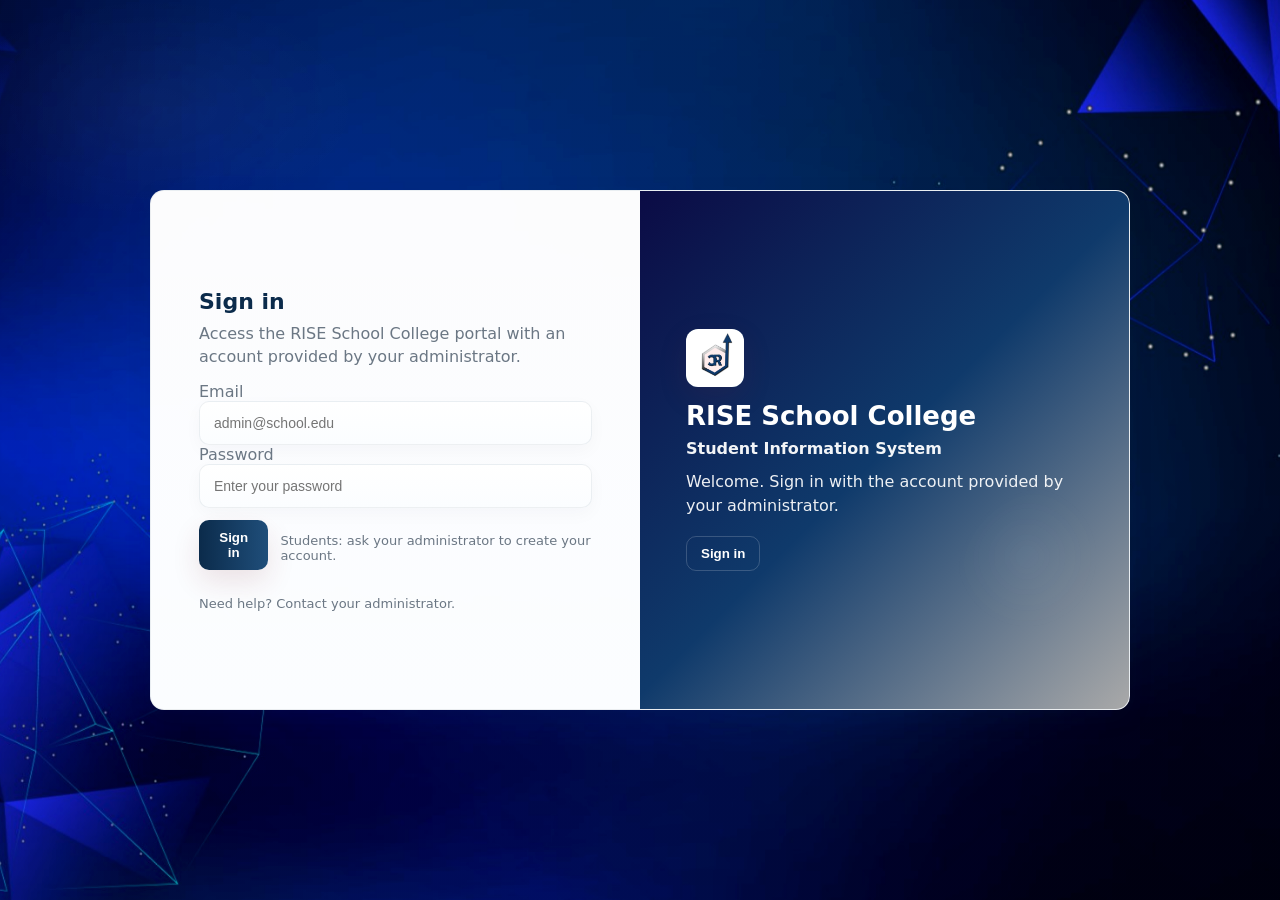
<file: RISE COLLEGE FINAL/student.html>
<!doctype html>
<html lang="en">
<head>
<meta charset="utf-8">
<meta name="viewport" content="width=device-width,initial-scale=1">
<title>RISE School College | Student Portal</title>
<style>
:root {
  --bg:#061521;
  --bg-2:#081b2a;
  --sidebar:#103d5d;
  --sidebar-2:#12496d;
  --surface:#0b2232;
  --surface-2:#0d293c;
  --surface-3:#112f45;
  --border:rgba(255,255,255,.09);
  --border-blue:rgba(59,130,246,.35);
  --text:#f5f8fc;
  --text-soft:#8fa9bc;
  --text-muted:#668398;
  --blue:#2583ff;
  --blue-2:#3d94ff;
  --blue-dark:#155cae;
  --green:#23d98b;
  --red:#ff5b6e;
  --yellow:#f4c95d;
  --shadow:0 25px 70px rgba(0,0,0,.28);
  --shadow-soft:0 12px 35px rgba(0,0,0,.20);
  --sidebar-width:323px
}
body.light {
  --bg:#edf3f8;
  --bg-2:#f7fafc;
  --sidebar:#0d4164;
  --sidebar-2:#14577e;
  --surface:#fff;
  --surface-2:#f5f8fb;
  --surface-3:#edf4f9;
  --border:rgba(8,43,70,.10);
  --text:#0b263a;
  --text-soft:#647d91;
  --text-muted:#8094a5;
  --shadow:0 25px 70px rgba(20,55,80,.12);
  --shadow-soft:0 12px 35px rgba(20,55,80,.09)
}
* {
  box-sizing:border-box
}
html {
  scroll-behavior:smooth
}
body {
  margin:0;
  min-height:100vh;
  font-family:Inter,ui-sans-serif,system-ui,-apple-system,BlinkMacSystemFont,"Segoe UI",sans-serif;
  color:var(--text);
  background:radial-gradient(circle at 15% 0%,rgba(37,131,255,.09),transparent 28%),linear-gradient(135deg,var(--bg),var(--bg-2));
  transition:.3s ease
}
button,input,select,textarea {
  font:inherit
}
button {
  border:0
}
button:focus-visible,input:focus-visible,select:focus-visible,textarea:focus-visible {
  outline:2px solid var(--blue);
  outline-offset:2px
}
a {
  color:inherit;
  text-decoration:none
}
.app {
  min-height:100vh;
  display:grid;
  grid-template-columns:var(--sidebar-width) minmax(0,1fr);
  gap:20px;
  padding:14px
}
.sidebar {
  position:sticky;
  top:14px;
  height:calc(100vh - 28px);
  min-height:700px;
  padding:27px 20px 20px;
  display:flex;
  flex-direction:column;
  border:1px solid rgba(255,255,255,.08);
  border-radius:27px;
  color:#fff;
  background:radial-gradient(circle at 0 0,rgba(65,155,255,.18),transparent 30%),linear-gradient(180deg,#0d3c5d,#104768 55%,#0f4263);
  box-shadow:0 30px 80px rgba(0,0,0,.28);
  overflow:hidden
}
.sidebar:before {
  content:"";
  position:absolute;
  width:280px;
  height:280px;
  right:-160px;
  bottom:-130px;
  border-radius:50%;
  background:rgba(55,145,255,.08);
  pointer-events:none
}
.sidebar-brand {
  display:flex;
  align-items:center;
  gap:14px;
  padding:5px 6px 23px;
  border-bottom:1px solid rgba(255,255,255,.11)
}
.sidebar-brand img {
  width:54px;
  height:54px;
  object-fit:contain;
  padding:5px;
  border-radius:16px;
  background:#fff;
  box-shadow:0 10px 25px rgba(0,0,0,.2)
}
.sidebar-brand strong {
  display:block;
  font-size:16px;
  font-weight:900;
  letter-spacing:.03em
}
.sidebar-brand span {
  display:block;
  margin-top:4px;
  color:rgba(255,255,255,.66);
  font-size:10px;
  font-weight:900;
  letter-spacing:.1em;
  text-transform:uppercase
}
.sidebar-section-title {
  margin:24px 7px 12px;
  color:rgba(255,255,255,.6);
  font-size:10px;
  font-weight:950;
  letter-spacing:.14em;
  text-transform:uppercase
}
.sidebar-nav {
  display:grid;
  gap:5px;
  overflow:auto;
  padding-right:2px
}
.nav-item {
  position:relative;
  width:100%;
  min-height:64px;
  display:flex;
  align-items:center;
  gap:13px;
  padding:10px 13px;
  border-radius:14px;
  color:rgba(255,255,255,.67);
  background:transparent;
  text-align:left;
  cursor:pointer;
  transition:.22s ease
}
.nav-item:before {
  content:"";
  width:7px;
  height:7px;
  flex:0 0 7px;
  border-radius:50%;
  background:currentColor;
  opacity:.65
}
.nav-item:hover {
  color:#fff;
  background:rgba(255,255,255,.075);
  transform:translateX(2px)
}
.nav-item.active {
  color:#fff;
  background:linear-gradient(90deg,rgba(43,137,255,.34),rgba(43,137,255,.14));
  box-shadow:inset 3px 0 var(--blue)
}
.nav-item.active:before {
  background:#52a5ff;
  opacity:1;
  transform:scale(1.35);
  box-shadow:0 0 0 4px rgba(59,130,246,.12)
}
.nav-icon {
  width:38px;
  height:38px;
  display:grid;
  place-items:center;
  flex:0 0 32px;
  border-radius:10px;
  color:rgba(255,255,255,.76);
  background:rgba(255,255,255,.08);
  font-size:11px;
  font-weight:950
}
.nav-item.active .nav-icon {
  color:#fff;
  background:rgba(59,130,246,.3)
}
.nav-text {
  min-width:0;
  flex:1
}
.nav-label {
  display:block;
  font-size:13px;
  font-weight:900;
  letter-spacing:-.01em
}
.nav-meta {
  display:block;
  margin-top:4px;
  color:rgba(255,255,255,.48);
  font-size:10px;
  white-space:nowrap;
  overflow:hidden;
  text-overflow:ellipsis
}
.nav-item.active .nav-meta {
  color:rgba(255,255,255,.58)
}
.sidebar-bottom {
  margin-top:auto;
  padding-top:17px
}
.appearance-box {
  padding:14px;
  border:1px solid rgba(255,255,255,.09);
  border-radius:17px;
  background:rgba(255,255,255,.07)
}
.appearance-label {
  margin:0 0 10px;
  color:rgba(255,255,255,.57);
  font-size:9px;
  font-weight:950;
  letter-spacing:.15em;
  text-transform:uppercase
}
.sidebar-theme-btn {
  width:100%;
  display:flex;
  align-items:center;
  justify-content:center;
  gap:7px;
  padding:11px;
  border:1px solid rgba(255,255,255,.13);
  border-radius:11px;
  color:#fff;
  background:rgba(255,255,255,.08);
  font-size:11px;
  font-weight:850;
  cursor:pointer
}
.main {
  min-width:0;
  padding:0 0 30px
}
.topbar {
  position:relative;
  z-index:100;
  min-height:112px;
  display:flex;
  align-items:center;
  justify-content:space-between;
  gap:25px;
  padding:18px 22px 18px 28px;
  border:1px solid var(--border);
  border-radius:25px;
  background:rgba(9,30,45,.8);
  box-shadow:var(--shadow-soft);
  backdrop-filter:blur(18px)
}
body.light .topbar {
  background:rgba(255,255,255,.87)
}
.topbar-title {
  min-width:240px
}
.eyebrow {
  margin:0;
  color:var(--blue-2);
  font-size:10px;
  font-weight:950;
  letter-spacing:.15em;
  text-transform:uppercase
}
.topbar-title h1 {
  margin:7px 0 4px;
  color:var(--text);
  font-size:27px;
  line-height:1.05;
  letter-spacing:-.035em
}
.topbar-subtitle {
  margin:0;
  color:var(--text-soft);
  font-size:10px
}
.topbar-actions {
  display:flex;
  align-items:center;
  justify-content:flex-end;
  gap:9px;
  flex:1;
  min-width:0
}
.search-box {
  position:relative;
  width:min(340px,32vw)
}
.search-box input {
  width:100%;
  padding:12px 42px 12px 40px;
  border:1px solid var(--border);
  border-radius:13px;
  outline:none;
  color:var(--text);
  background:rgba(255,255,255,.035);
  font-size:11px
}
.portal-search-results{
  position:absolute;
  z-index:1200;
  top:calc(100% + 8px);
  left:0;
  right:0;
  display:none;
  max-height:min(360px,60vh);
  overflow:auto;
  padding:6px;
  border:1px solid var(--border);
  border-radius:9px;
  background:var(--surface);
  box-shadow:var(--shadow);
}
.portal-search-results.show{display:grid;gap:3px}
.portal-search-results button{
  display:grid;
  gap:3px;
  width:100%;
  padding:10px 11px;
  border:0;
  border-radius:6px;
  color:var(--text);
  background:transparent;
  text-align:left;
  cursor:pointer;
}
.portal-search-results button:hover,.portal-search-results button:focus-visible{
  outline:none;
  background:var(--surface-2);
}
.portal-search-results strong{font-size:12px}
.portal-search-results span,.portal-search-empty{color:var(--text-soft);font-size:11px}
.portal-search-empty{padding:11px}
.search-icon {
  position:absolute;
  left:15px;
  top:50%;
  transform:translateY(-50%);
  color:var(--text-soft);
  font-size:14px;
  pointer-events:none
}
.search-shortcut {
  position:absolute;
  right:10px;
  top:50%;
  transform:translateY(-50%);
  padding:3px 6px;
  border-radius:5px;
  color:var(--text-muted);
  background:rgba(255,255,255,.05);
  font-size:8px
}
.icon-btn {
  width:46px;
  height:46px;
  display:grid;
  place-items:center;
  border:1px solid var(--border);
  border-radius:13px;
  color:var(--text);
  background:rgba(255,255,255,.035);
  cursor:pointer;
  transition:.2s
}
.icon-btn:hover {
  border-color:var(--border-blue);
  background:rgba(59,130,246,.08);
  transform:translateY(-1px)
}
.profile {
  position:relative;
  z-index:500
}
.profile-button {
  min-height:46px;
  display:flex;
  align-items:center;
  gap:8px;
  padding:4px 2px;
  border:0;
  border-radius:6px;
  color:var(--text);
  background:transparent;
  cursor:pointer
}
.profile-button:focus-visible{outline:2px solid var(--blue-2);outline-offset:4px}
.profile-info {
  text-align:left;
  min-width:88px
}
.profile-info strong {
  display:block;
  font-size:10px
}
.profile-info span {
  display:block;
  margin-top:2px;
  color:var(--text-soft);
  font-size:8px
}
.profile-arrow {
  color:var(--text-soft);
  font-size:11px
}
.profile-menu {
  position:absolute;
  z-index:1000;
  top:calc(100% + 12px);
  right:0;
  width:290px;
  padding:11px;
  border:1px solid var(--border);
  border-radius:18px;
  color:var(--text);
  background:var(--surface);
  box-shadow:0 30px 80px rgba(0,0,0,.35);
  animation:dropdownIn .18s ease
}
.profile-menu[hidden] {
  display:none
}
@keyframes dropdownIn {
  from {
    opacity:0;
    transform:translateY(-6px) scale(.98)
  }
  to {
    opacity:1;
    transform:none
  }
}
.profile-header {
  display:flex;
  align-items:center;
  gap:11px;
  padding:11px;
  border-radius:13px;
  background:var(--surface-2)
}
.profile-header strong {
  display:block;
  font-size:11px
}
.profile-header span {
  display:block;
  margin-top:3px;
  color:var(--text-soft);
  font-size:9px
}
.profile-option {
  width:100%;
  display:flex;
  align-items:center;
  gap:10px;
  padding:11px;
  margin-top:5px;
  border-radius:11px;
  color:var(--text);
  background:transparent;
  text-align:left;
  font-size:10px;
  font-weight:800;
  cursor:pointer
}
.profile-option:hover {
  background:var(--surface-2)
}
.profile-option.logout {
  color:#ff6878
}
.profile-option-icon {
  width:23px;
  height:23px;
  display:grid;
  place-items:center;
  border-radius:7px;
  color:var(--blue-2);
  background:rgba(59,130,246,.1)
}
.profile-option.logout .profile-option-icon {
  color:#ff6878;
  background:rgba(255,91,110,.1)
}
.hero {
  display:grid;
  grid-template-columns:minmax(0,1fr) 320px;
  gap:0;
  margin-top:18px;
  min-height:300px;
  border:1px solid rgba(42,136,255,.35);
  border-radius:28px;
  overflow:hidden;
  background:radial-gradient(circle at 85% 50%,rgba(44,136,255,.08),transparent 28%),linear-gradient(135deg,#0a2334,#0c283b);
  box-shadow:0 25px 70px rgba(0,0,0,.23)
}
body.light .hero {
  background:linear-gradient(135deg,#fff,#eef6fc)
}
.hero-main {
  padding:38px 34px;
  display:flex;
  flex-direction:column;
  justify-content:center
}
.hero-kicker {
  color:var(--blue-2);
  font-size:11px;
  font-weight:950;
  letter-spacing:.15em;
  text-transform:uppercase
}
.hero-main h2 {
  max-width:820px;
  margin:9px 0 12px;
  color:var(--text);
  font-size:clamp(30px,3.2vw,43px);
  line-height:1.03;
  letter-spacing:-.045em
}
.hero-main p {
  max-width:800px;
  margin:0;
  color:#9cb6c9;
  font-size:13px;
  line-height:1.65
}
body.light .hero-main p {
  color:var(--text-soft)
}
.hero-actions {
  display:flex;
  flex-wrap:wrap;
  gap:9px;
  margin-top:22px
}
.primary-btn,.secondary-btn {
  padding:12px 17px;
  border-radius:11px;
  font-size:10px;
  font-weight:900;
  cursor:pointer;
  transition:.2s
}
.primary-btn {
  color:#fff;
  background:linear-gradient(135deg,var(--blue),var(--blue-dark));
  box-shadow:0 10px 25px rgba(37,131,255,.2)
}
.secondary-btn {
  color:var(--text);
  border:1px solid var(--border);
  background:rgba(255,255,255,.025)
}
.primary-btn:hover,.secondary-btn:hover {
  transform:translateY(-2px)
}
.hero-side {
  min-height:300px;
  display:flex;
  flex-direction:column;
  align-items:center;
  justify-content:center;
  padding:25px;
  border-left:1px solid rgba(255,255,255,.06);
  background:rgba(30,91,139,.18)
}
.hero-side-label {
  margin-bottom:15px;
  color:var(--text-soft);
  font-size:9px;
  font-weight:900;
  letter-spacing:.12em;
  text-transform:uppercase
}
.kpi-ring {
  width:175px;
  height:175px;
  display:grid;
  place-items:center;
  border-radius:50%;
  background:conic-gradient(var(--blue-2) var(--ring-progress,75%),rgba(45,119,187,.2) 0);
  position:relative
}
.kpi-ring:before {
  content:"";
  position:absolute;
  inset:14px;
  border-radius:50%;
  background:#0b2232
}
body.light .kpi-ring:before {
  background:#edf5fa
}
.kpi-content {
  position:relative;
  z-index:2;
  text-align:center
}
.hero-number {
  color:var(--text);
  font-size:34px;
  font-weight:950
}
.hero-number-label {
  margin-top:4px;
  color:var(--text-soft);
  font-size:8px;
  font-weight:950;
  letter-spacing:.12em;
  text-transform:uppercase
}
.hero-side-footer {
  display:flex;
  align-items:center;
  gap:8px;
  margin-top:17px;
  color:var(--text-soft);
  font-size:9px
}
.live-dot {
  width:6px;
  height:6px;
  border-radius:50%;
  background:var(--green);
  box-shadow:0 0 0 4px rgba(35,217,139,.08)
}
.stats-grid {
  display:grid;
  grid-template-columns:repeat(4,minmax(0,1fr));
  gap:14px;
  margin-top:18px
}
.stat-card {
  position:relative;
  min-height:142px;
  padding:19px;
  overflow:hidden;
  border:1px solid var(--border);
  border-radius:18px;
  background:var(--surface);
  box-shadow:var(--shadow-soft);
  transition:.22s
}
.stat-card:hover {
  transform:translateY(-3px);
  border-color:rgba(59,130,246,.2)
}
.stat-top {
  display:flex;
  align-items:center;
  justify-content:space-between
}
.stat-label {
  color:var(--text-soft);
  font-size:9px;
  font-weight:950;
  letter-spacing:.12em;
  text-transform:uppercase
}
.stat-value {
  margin-top:15px;
  color:var(--text);
  font-size:27px;
  font-weight:950;
  letter-spacing:-.035em
}
.stat-note {
  margin:4px 0 0;
  color:var(--text-soft);
  font-size:8px
}
.trend-up {
  color:var(--green);
  font-size:8px;
  font-weight:950
}
.content-grid {
  display:grid;
  grid-template-columns:minmax(0,1.55fr) minmax(290px,.75fr);
  gap:18px;
  margin-top:18px
}
.panel {
  padding:20px 22px;
  border:1px solid var(--border);
  border-radius:20px;
  background:var(--surface);
  box-shadow:var(--shadow-soft)
}
.panel-header {
  display:flex;
  align-items:flex-start;
  justify-content:space-between;
  gap:15px;
  margin-bottom:17px
}
.panel-header h3 {
  margin:4px 0 0;
  color:var(--text);
  font-size:15px
}
.panel-header p:not(.eyebrow) {
  margin:4px 0 0;
  color:var(--text-soft);
  font-size:9px
}
.performance-list {
  display:grid;
  gap:17px
}
.performance-item {
  display:grid;
  gap:7px
}
.performance-heading {
  display:flex;
  justify-content:space-between;
  gap:10px;
  color:var(--text);
  font-size:9px;
  font-weight:800
}
.performance-heading span:last-child {
  color:var(--green);
  font-weight:950
}
.progress {
  height:7px;
  overflow:hidden;
  border-radius:999px;
  background:rgba(255,255,255,.06)
}
body.light .progress {
  background:rgba(11,43,75,.08)
}
.progress span {
  display:block;
  height:100%;
  border-radius:inherit;
  background:linear-gradient(90deg,var(--blue),#54a5ff)
}
.quick-grid {
  display:grid;
  grid-template-columns:repeat(2,1fr);
  gap:10px
}
.quick-card {
  padding:14px;
  border:1px solid var(--border);
  border-radius:14px;
  background:var(--surface-2);
  cursor:pointer;
  transition:.2s
}
.quick-card:hover {
  transform:translateY(-2px);
  border-color:var(--border-blue)
}
.quick-card strong {
  display:block;
  font-size:12px
}
.quick-card span {
  display:block;
  margin-top:5px;
  color:var(--text-soft);
  font-size:9px;
  line-height:1.4
}
.module-hero {
  position:relative;
  overflow:hidden;
  margin-bottom:16px;
  padding:28px;
  border:1px solid rgba(59,130,246,.22);
  border-radius:24px;
  background:radial-gradient(circle at 90% 0,rgba(37,131,255,.16),transparent 34%),linear-gradient(135deg,var(--surface),var(--surface-2));
  box-shadow:var(--shadow-soft)
}
.module-hero:after {
  content:"";
  position:absolute;
  width:180px;
  height:180px;
  right:-70px;
  bottom:-100px;
  border-radius:50%;
  background:rgba(37,131,255,.08);
  pointer-events:none
}
.module-kicker {
  color:var(--blue-2);
  font-size:10px;
  font-weight:950;
  letter-spacing:.16em;
  text-transform:uppercase
}
.module-hero h2 {
  margin:7px 0 6px;
  font-size:28px;
  letter-spacing:-.04em
}
.module-hero p {
  max-width:720px;
  margin:0;
  color:var(--text-soft);
  font-size:11px;
  line-height:1.6
}
.module-grid {
  display:grid;
  grid-template-columns:repeat(3,minmax(0,1fr));
  gap:14px;
  margin-top:16px
}
.module-card {
  position:relative;
  overflow:hidden;
  padding:19px;
  border:1px solid var(--border);
  border-radius:18px;
  background:var(--surface);
  box-shadow:var(--shadow-soft);
  transition:.25s
}
.module-card:hover {
  transform:translateY(-4px);
  border-color:rgba(59,130,246,.3);
  box-shadow:0 18px 45px rgba(0,0,0,.18)
}
.module-card-icon {
  width:42px;
  height:42px;
  display:grid;
  place-items:center;
  margin-bottom:14px;
  border-radius:13px;
  color:#fff;
  background:linear-gradient(135deg,var(--blue),var(--blue-dark));
  font-size:11px;
  font-weight:950;
  box-shadow:0 10px 24px rgba(37,131,255,.2)
}
.module-card h4 {
  margin:0;
  font-size:13px
}
.module-card p {
  margin:6px 0 0;
  color:var(--text-soft);
  font-size:9px;
  line-height:1.5
}
.module-card .module-value {
  margin-top:13px;
  font-size:22px;
  font-weight:950
}
.module-banner {
  display:flex;
  align-items:center;
  justify-content:space-between;
  gap:15px;
  margin-top:16px;
  padding:16px 18px;
  border:1px solid var(--border);
  border-radius:16px;
  background:var(--surface-2)
}
.module-banner strong {
  font-size:11px
}
.module-banner span {
  display:block;
  margin-top:3px;
  color:var(--text-soft);
  font-size:9px
}
.module-table-card {
  padding:0;
  overflow:hidden
}
.module-table-card .panel-header {
  padding:20px 22px;
  margin:0;
  border-bottom:1px solid var(--border)
}
.table tbody tr {
  transition:.18s
}
.table tbody tr:hover {
  background:rgba(37,131,255,.045)
}
.table td:first-child {
  font-weight:800
}
.empty-module {
  padding:45px 20px;
  text-align:center;
  color:var(--text-soft)
}
.empty-module .empty-icon {
  width:52px;
  height:52px;
  margin:0 auto 12px;
  display:grid;
  place-items:center;
  border-radius:16px;
  background:rgba(37,131,255,.1);
  color:var(--blue-2);
  font-weight:950
}
.sis-shell {
  box-shadow:0 25px 70px rgba(0,0,0,.16)
}
.section {
  margin-top:18px
}
.table-wrap {
  overflow:auto;
  border:1px solid var(--border);
  border-radius:15px
}
.table {
  width:100%;
  border-collapse:collapse;
  min-width:620px
}
.table th,.table td {
  padding:12px 13px;
  border-bottom:1px solid var(--border);
  text-align:left;
  font-size:9px
}
.table th {
  color:var(--text-soft);
  font-size:8px;
  letter-spacing:.1em;
  text-transform:uppercase
}
.table tr:last-child td {
  border-bottom:0
}
.badge {
  display:inline-flex;
  padding:4px 7px;
  border-radius:999px;
  font-size:8px;
  font-weight:900
}
.badge.good {
  color:#1bd78a;
  background:rgba(35,217,139,.1)
}
.badge.blue {
  color:var(--blue-2);
  background:rgba(37,131,255,.1)
}
.activity {
  margin-top:18px;
  padding:21px;
  border:1px solid var(--border);
  border-radius:20px;
  background:var(--surface);
  box-shadow:var(--shadow-soft)
}
.activity-list {
  display:grid
}
.activity-item {
  display:flex;
  align-items:center;
  gap:12px;
  padding:11px 6px;
  border-bottom:1px solid var(--border)
}
.activity-item:last-child {
  border-bottom:0
}
.activity-text {
  flex:1
}
.activity-text strong {
  display:block;
  font-size:10px
}
.activity-text span {
  display:block;
  margin-top:2px;
  color:var(--text-soft);
  font-size:8px
}
.activity-time {
  color:var(--text-soft);
  font-size:8px;
  white-space:nowrap
}
#sisView {
  display:none
}
.sis-shell {
  margin-top:18px;
  padding:24px;
  border:1px solid var(--border);
  border-radius:24px;
  background:var(--surface);
  box-shadow:var(--shadow-soft)
}
.sis-progress {
  height:8px;
  border-radius:99px;
  background:rgba(255,255,255,.07);
  overflow:hidden;
  margin:16px 0 24px
}
.sis-progress span {
  display:block;
  height:100%;
  width:25%;
  background:linear-gradient(90deg,var(--blue),#54a5ff);
  transition:.3s
}
.form-section {
  padding:18px 0;
  border-top:1px solid var(--border)
}
.form-section:first-of-type {
  border-top:0
}
.form-section h3 {
  margin:0 0 5px;
  font-size:14px
}
.form-section p {
  margin:0 0 15px;
  color:var(--text-soft);
  font-size:9px
}
.form-grid {
  display:grid;
  grid-template-columns:repeat(3,minmax(0,1fr));
  gap:12px
}
.field {
  display:grid;
  gap:6px
}
.field.wide {
  grid-column:span 2
}
.field.full {
  grid-column:1/-1
}
.field label {
  color:var(--text-soft);
  font-size:9px;
  font-weight:900
}
.field input,.field select,.field textarea {
  width:100%;
  padding:11px 12px;
  border:1px solid var(--border);
  border-radius:10px;
  color:var(--text);
  background:var(--surface-2);
  font-size:10px;
  outline:none
}
.field textarea {
  min-height:80px;
  resize:vertical
}
.form-actions {
  display:flex;
  justify-content:flex-end;
  gap:9px;
  margin-top:18px
}
.toast {
  position:fixed;
  z-index:2000;
  right:24px;
  bottom:24px;
  max-width:360px;
  padding:12px 15px;
  border:1px solid rgba(255,255,255,.1);
  border-radius:12px;
  color:#fff;
  background:#0b2b42;
  box-shadow:var(--shadow);
  font-size:10px;
  font-weight:800;
  opacity:0;
  transform:translateY(12px);
  pointer-events:none;
  transition:.25s
}
.toast.show {
  opacity:1;
  transform:none
}
.modal {
  position:fixed;
  inset:0;
  z-index:3000;
  display:none;
  place-items:center;
  padding:20px;
  background:rgba(1,9,16,.65);
  backdrop-filter:blur(8px)
}
.modal.show {
  display:grid
}
.modal-card {
  width:min(540px,100%);
  padding:22px;
  border:1px solid var(--border);
  border-radius:20px;
  background:var(--surface);
  box-shadow:0 30px 90px rgba(0,0,0,.4)
}
.modal-card h3 {
  margin:0 0 7px
}
.modal-card p {
  margin:0;
  color:var(--text-soft);
  font-size:9px
}
.modal-form {
  margin-top:17px;
  display:grid;
  gap:10px
}
.modal-actions {
  display:flex;
  justify-content:flex-end;
  gap:8px;
  margin-top:17px
}
@media(max-width:1250px) {
  :root {
    --sidebar-width:275px
  }
  .stats-grid {
    grid-template-columns:repeat(2,1fr)
  }
  .hero {
    grid-template-columns:minmax(0,1fr) 270px
  }
  .form-grid {
    grid-template-columns:repeat(2,1fr)
  }
}
@media(max-width:1050px) {
  .app {
    grid-template-columns:1fr
  }
  .sidebar {
    position:relative;
    top:auto;
    width:100%;
    height:auto;
    min-height:0
  }
  .sidebar-nav {
    grid-template-columns:repeat(2,1fr)
  }
  .sidebar-bottom {
    margin-top:18px
  }
  .content-grid {
    grid-template-columns:1fr
  }
  .search-results {
    right:20px
  }
}
@media(max-width:760px) {
  .module-grid {
    grid-template-columns:1fr
  }
  .module-hero {
    padding:22px
  }
  .module-hero h2 {
    font-size:24px
  }
  .topbar {
    align-items:flex-start;
    flex-direction:column
  }
  .topbar-actions {
    width:100%;
    justify-content:stretch
  }
  .search-box {
    width:100%;
    max-width:none
  }
  .hero {
    grid-template-columns:1fr
  }
  .hero-side {
    border-left:0;
    border-top:1px solid var(--border)
  }
  .stats-grid {
    grid-template-columns:1fr
  }
  .profile-info {
    display:none
  }
  .form-grid {
    grid-template-columns:1fr
  }
  .field.wide {
    grid-column:auto
  }
  .quick-grid {
    grid-template-columns:1fr
  }
}
@media(max-width:560px) {
  .app {
    padding:8px
  }
  .sidebar {
    border-radius:20px
  }
  .sidebar-nav {
    grid-template-columns:1fr
  }
  .topbar {
    border-radius:19px;
    padding:16px
  }
  .topbar-title h1 {
    font-size:23px
  }
  .hero-main {
    padding:28px 22px
  }
  .hero-main h2 {
    font-size:30px
  }
  .hero-side {
    min-height:250px
  }
  .profile-menu {
    position:fixed;
    top:78px;
    right:12px;
    width:min(290px,calc(100vw - 24px))
  }
  .sis-shell {
    padding:16px
  }
}
</style>
<style id="sis-onboarding-layout">
.app.sis-onboarding {
  display:block;
  max-width:1240px;
  margin:0 auto
}
.app.sis-onboarding .sidebar {
  display:none
}
.app.search-active {
  grid-template-columns:minmax(0,1fr)
}
.app.search-active .sidebar {
  display:none
}
</style>
<style id="principal-topbar-controls">
.search-shortcut {
  position:absolute;
  right:10px;
  top:50%;
  transform:translateY(-50%);
  padding:3px 6px;
  border-radius:5px;
  color:var(--text-muted);
  background:rgba(255,255,255,.05);
  font-size:8px
}
.icon-btn {
  width:46px;
  height:46px;
  display:grid;
  place-items:center;
  border:1px solid var(--border);
  border-radius:13px;
  color:var(--text);
  background:rgba(255,255,255,.035);
  cursor:pointer;
  transition:.2s ease
}
.icon-btn:hover {
  border-color:var(--border-blue);
  background:rgba(59,130,246,.08);
  transform:translateY(-1px)
}
</style>
<style id="student-dashboard-enhancements">
.sidebar {
  align-self:start;
  position:sticky;
  top:14px;
  height:auto;
  max-height:calc(100vh - 28px);
  overflow:visible
}
.sidebar-nav {
  overflow:visible;
  padding-right:0
}
.nav-item {
  min-height:52px;
  padding:8px 11px;
  gap:10px
}
.nav-icon {
  width:30px;
  height:30px;
  flex-basis:30px
}
.nav-label {
  font-size:11px
}
.nav-meta {
  font-size:8px
}
.sidebar-section-title {
  margin-top:18px;
  margin-bottom:9px
}
.sidebar-bottom {
  display:none
}
.hero {
  position:relative;
  background:radial-gradient(circle at 78% 15%,rgba(62,159,255,.2),transparent 24%),radial-gradient(circle at 5% 100%,rgba(35,217,139,.08),transparent 26%),linear-gradient(135deg,#081d2d,#0d3046)
}
.hero:after {
  content:"";
  position:absolute;
  width:240px;
  height:240px;
  right:215px;
  bottom:-155px;
  border:1px solid rgba(101,181,255,.16);
  border-radius:50%;
  pointer-events:none
}
.hero-main,.hero-side {
  position:relative;
  z-index:1
}
.hero-main h2 {
  max-width:720px
}
.hero-actions .primary-btn {
  box-shadow:0 12px 30px rgba(37,131,255,.28)
}
.stat-card {
  border-top:2px solid rgba(61,148,255,.42);
  background:linear-gradient(145deg,var(--surface),var(--surface-2))
}
.stat-card:nth-child(2) {
  border-top-color:rgba(35,217,139,.48)
}
.stat-card:nth-child(3) {
  border-top-color:rgba(244,201,93,.55)
}
.stat-card:nth-child(4) {
  border-top-color:rgba(255,91,110,.5)
}
.stat-card:after {
  content:"";
  position:absolute;
  width:90px;
  height:90px;
  right:-35px;
  bottom:-45px;
  border-radius:50%;
  background:rgba(59,148,255,.06);
  pointer-events:none
}
.activity {
  position:relative;
  overflow:hidden;
  background:linear-gradient(145deg,var(--surface),var(--surface-2))
}
.activity:before {
  content:"";
  position:absolute;
  left:0;
  top:0;
  width:4px;
  height:100%;
  background:linear-gradient(var(--blue-2),var(--green))
}
.activity .panel-header,.activity .activity-list {
  position:relative
}
#sisView .sis-shell {
  position:relative;
  max-width:1120px;
  padding:30px;
  border:1px solid rgba(59,130,246,.28);
  background:radial-gradient(circle at 95% 0,rgba(37,131,255,.14),transparent 30%),linear-gradient(145deg,var(--surface),var(--surface-2));
  box-shadow:0 24px 60px rgba(0,0,0,.2)
}
#sisView .sis-shell:before {
  content:"SIS";
  position:absolute;
  right:28px;
  top:17px;
  color:rgba(96,165,250,.08);
  font-size:62px;
  font-weight:950;
  letter-spacing:.08em;
  pointer-events:none
}
#sisView .sis-shell>* {
  position:relative;
  z-index:1
}
#sisView .sis-shell>h2 {
  font-size:30px;
  letter-spacing:-.03em
}
#sisView .sis-shell>p:not(.eyebrow) {
  max-width:720px;
  margin-top:8px;
  line-height:1.7
}
#sisView .sis-progress {
  height:10px;
  margin:24px 0 27px;
  background:rgba(255,255,255,.08);
  box-shadow:inset 0 1px 2px rgba(0,0,0,.16)
}
#sisView .sis-progress span {
  background:linear-gradient(90deg,var(--blue),var(--blue-2),var(--green));
  box-shadow:0 0 18px rgba(61,148,255,.28)
}
#sisView .form-section {
  position:relative;
  margin:14px 0;
  padding:24px;
  border:1px solid var(--border);
  border-radius:18px;
  background:rgba(255,255,255,.025)
}
body.light #sisView .form-section {
  background:rgba(237,244,249,.58)
}
#sisView .form-section:first-of-type {
  border-top:1px solid var(--border)
}
#sisView .form-section h3 {
  display:flex;
  align-items:center;
  gap:10px;
  margin:0 0 7px;
  font-size:16px
}
#sisView .form-section h3:before {
  content:counter(sis-section);
  counter-increment:sis-section;
  display:grid;
  place-items:center;
  width:27px;
  height:27px;
  border-radius:9px;
  color:#fff;
  background:linear-gradient(135deg,var(--blue),var(--blue-dark));
  font-size:10px
}
#sisView .sis-shell {
  counter-reset:sis-section
}
#sisView .form-section>p {
  margin:0 0 19px;
  padding-left:37px;
  color:var(--text-soft);
  font-size:10px;
  line-height:1.5
}
#sisView .form-grid {
  gap:16px
}
#sisView .field {
  gap:8px
}
#sisView .field label {
  color:var(--text-soft);
  font-size:9px;
  font-weight:950;
  letter-spacing:.08em;
  text-transform:uppercase
}
#sisView .field input,#sisView .field select,#sisView .field textarea {
  min-height:43px;
  padding:12px 13px;
  border:1px solid var(--border);
  border-radius:12px;
  background:var(--surface-2);
  box-shadow:0 4px 14px rgba(0,0,0,.04);
  transition:.2s ease
}
#sisView .field textarea {
  min-height:100px
}
#sisView .field input:hover,#sisView .field select:hover,#sisView .field textarea:hover {
  border-color:rgba(59,130,246,.3)
}
#sisView .field input:focus,#sisView .field select:focus,#sisView .field textarea:focus {
  border-color:var(--blue-2);
  background:var(--surface);
  box-shadow:0 0 0 4px rgba(59,130,246,.1),0 8px 20px rgba(0,0,0,.08)
}
#sisView .form-actions {
  margin-top:24px;
  padding-top:20px;
  border-top:1px solid var(--border)
}
#sisView .form-actions .primary-btn {
  min-width:180px
}
@media(max-width:600px) {
  #sisView .sis-shell {
    padding:20px 16px
  }
  #sisView .sis-shell>h2 {
    font-size:25px
  }
  #sisView .form-section {
    padding:19px 15px
  }
  #sisView .form-section>p {
    padding-left:0
  }
  #sisView .form-actions {
    flex-direction:column
  }
  #sisView .form-actions button {
    width:100%
  }
}
@media(max-width:1050px) {
  .sidebar {
    position:relative;
    top:auto;
    max-height:none;
    overflow:visible
  }
}
</style>
<style id="student-read-only-record">
#sisView,#editProfile,#editSis,#profileModal {
  display:none!important;
}
</style>
<style id="formal-spacing">
.main-content {
  padding:30px 34px 42px!important;
}
.content-section {
  margin-bottom:30px!important;
}
.content-section>*+* {
  margin-top:24px!important;
}
.dashboard-grid,.cards-grid,.stats-grid,.info-grid,.subject-grid,.document-grid,.announcement-grid {
  gap:24px!important;
}
.section-header {
  margin-bottom:24px!important;
}
.table-container,.table-wrapper {
  margin-top:20px!important;
}
.quick-actions {
  gap:18px!important;
}
.card,.panel,.info-card,.stat-card,.subject-card,.document-card,.announcement-card,.schedule-card,.grade-card,.attendance-card {
  margin-bottom:0!important;
}
@media(max-width:900px) {
  .main-content {
    padding:24px 22px 34px!important
  }
  .dashboard-grid,.cards-grid,.stats-grid,.info-grid,.subject-grid,.document-grid,.announcement-grid {
    gap:20px!important
  }
}
@media(max-width:600px) {
  .main-content {
    padding:20px 16px 28px!important
  }
  .content-section {
    margin-bottom:24px!important
  }
}
</style>
<style id="student-readable-information">
.topbar-subtitle {
  font-size:14px
}
.sidebar-nav .nav-label {
  font-size:13px
}
.sidebar-nav .nav-meta {
  font-size:10px
}
.hero-main p {
  font-size:15px;
  line-height:1.7
}
.hero-side-label {
  font-size:11px
}
.hero-number-label {
  font-size:10px
}
.hero-side-footer {
  font-size:12px;
  line-height:1.5
}
.stat-label {
  font-size:12px
}
.stat-value {
  font-size:clamp(20px,2vw,27px);
  line-height:1.25;
  overflow-wrap:anywhere
}
.stat-note,.trend-up {
  font-size:12px;
  line-height:1.5
}
.panel-header p:not(.eyebrow) {
  font-size:13px;
  line-height:1.55
}
.performance-heading {
  font-size:13px;
  line-height:1.45
}
.quick-card strong {
  font-size:14px
}
.quick-card span {
  font-size:13px;
  line-height:1.5
}
.activity-text strong {
  font-size:13px;
  line-height:1.45
}
.activity-text span,.activity-time {
  font-size:12px;
  line-height:1.5
}
.module-kicker {
  font-size:12px
}
.module-hero p,.module-card p {
  font-size:14px;
  line-height:1.6
}
.module-card h4 {
  font-size:16px
}
.module-banner strong {
  font-size:14px
}
.module-banner span {
  font-size:13px;
  line-height:1.5
}
.table th,.table td {
  font-size:13px;
  line-height:1.5
}
.table th {
  font-size:12px
}
.badge {
  font-size:11px
}
.empty-module {
  font-size:14px;
  line-height:1.6
}
.form-grid .field label {
  font-size:12px
}
.form-grid .field>div {
  font-size:14px!important;
  line-height:1.5;
  overflow-wrap:anywhere
}
.stat-card,.panel,.quick-card,.activity,.module-hero,.module-card,.module-banner,.table-wrap,.sis-shell,#sisView .form-section,.form-grid .field>div {
  border-radius:4px!important
}
@media(max-width:760px) {
  .hero-main p {
    font-size:14px
  }
  .topbar-subtitle {
    font-size:13px;
    line-height:1.5
  }
  .stat-value {
    font-size:23px
  }
}
</style>
<style id="student-grounded-interface">
:root{
  --bg:#0b1724;
  --bg-2:#101d2a;
  --sidebar:#000052;
  --sidebar-2:#0f3a6b;
  --surface:#111f2d;
  --surface-2:#162636;
  --surface-3:#1c3043;
  --border:rgba(211,211,211,.16);
  --border-blue:rgba(120,184,231,.42);
  --text:#f3f5f7;
  --text-soft:#bdc7d1;
  --text-muted:#8f9dab;
  --blue:#0f3a6b;
  --blue-2:#78b8e7;
  --blue-dark:#000052;
  --green:#75c6a0;
  --red:#e58d95;
  --yellow:#d8bb70;
  --shadow:0 16px 40px rgba(0,0,0,.20);
  --shadow-soft:0 5px 16px rgba(0,0,0,.14);
}
body.light{
  --bg:#e8ebef;
  --bg-2:#f2f3f5;
  --sidebar:#000052;
  --sidebar-2:#0f3a6b;
  --surface:#fff;
  --surface-2:#f5f6f7;
  --surface-3:#e9edf1;
  --border:rgba(15,58,107,.18);
  --border-blue:rgba(15,58,107,.38);
  --text:#18283a;
  --text-soft:#536477;
  --text-muted:#778594;
  --blue:#0f3a6b;
  --blue-2:#0f3a6b;
  --blue-dark:#000052;
  --green:#287a57;
  --red:#a6444c;
  --yellow:#8b6d28;
  --shadow:0 16px 40px rgba(20,35,50,.10);
  --shadow-soft:0 4px 14px rgba(20,35,50,.07);
}
body.light .sidebar{
  border-color:rgba(15,58,107,.16);
  background:#d9dee4;
  box-shadow:0 5px 16px rgba(20,35,50,.09);
}
body.light .nav-item:hover{background:rgba(15,58,107,.07)}
body.light .nav-item.active{
  background:rgba(15,58,107,.11);
  box-shadow:inset 3px 0 #0f3a6b;
}
body.light .nav-item.active:before{background:#0f3a6b}
body.light .nav-icon,body.light .nav-item.active .nav-icon{
  color:#0f3a6b;
  background:rgba(15,58,107,.09);
}
body{
  background:var(--bg);
  transition:background .2s ease,color .2s ease;
}
.sidebar{
  border-radius:12px;
  border-color:var(--border);
  color:var(--text);
  background:var(--surface-2);
  box-shadow:var(--shadow-soft);
}
.sidebar:before{display:none}
.sidebar-brand{border-bottom-color:var(--border)}
.sidebar-brand span,.sidebar-section-title{color:var(--text-muted)}
.sidebar-brand img{
  border-radius:9px;
  box-shadow:none;
}
.nav-item{
  min-height:54px;
  border-radius:8px;
  color:var(--text-soft);
}
.nav-item:hover{transform:none;background:rgba(120,184,231,.08);color:var(--text)}
.nav-item.active{
  color:var(--text);
  background:rgba(120,184,231,.13);
  box-shadow:inset 3px 0 #78b8e7;
}
.nav-item .nav-meta,.nav-item.active .nav-meta{color:var(--text-muted)}
.nav-item{gap:0}
.nav-item:before{display:none}
.nav-icon,.nav-meta{display:none}
.nav-label{font-size:13px}
.nav-item.active:before{
  background:#78b8e7;
  box-shadow:none;
}
.nav-icon,.nav-item.active .nav-icon{
  border-radius:6px;
  color:var(--text-soft);
  background:rgba(120,184,231,.10);
}
.nav-item.active .nav-icon{color:var(--text)}
.topbar{
  min-height:104px;
  border-radius:11px;
  background:var(--surface);
  box-shadow:var(--shadow-soft);
  backdrop-filter:none;
}
body.light .topbar{background:var(--surface)}
.eyebrow{
  color:var(--blue-2);
  letter-spacing:.11em;
}
.topbar-title h1{letter-spacing:-.025em}
.topbar-subtitle{font-size:13px}
.search-box input,.icon-btn,.profile-button{
  border-radius:8px;
  background:var(--surface-2);
}
.search-box input{font-size:13px}
.profile-menu{border-radius:10px;box-shadow:var(--shadow)}
.profile-header,.profile-option,.profile-option-icon{border-radius:7px}
.profile-menu{
  width:260px;
  padding:8px;
  border-color:var(--border);
  background:var(--surface);
}
.profile-menu .profile-header{
  gap:10px;
  padding:10px 9px 12px;
  border-radius:0;
  border-bottom:1px solid var(--border);
  background:transparent;
}
.profile-menu .profile-header strong{font-size:13px}
.profile-menu .profile-header span{font-size:11px}
.profile-menu > .profile-option:not(.logout){display:none}
.profile-menu .profile-option.logout{
  min-height:40px;
  margin-top:6px;
  border-radius:6px;
  color:var(--text);
  background:var(--surface-2);
  font-size:12px;
}
.profile-menu .profile-option.logout:hover{background:var(--surface-3)}
.profile-menu .profile-option.logout .profile-option-icon{
  color:var(--text-soft);
  background:transparent;
}
.hero{
  border-color:var(--border);
  border-radius:12px;
  background:var(--surface);
  box-shadow:var(--shadow-soft);
}
body.light .hero{background:var(--surface)}
.hero-main p{color:var(--text-soft)}
.hero-kicker,.module-kicker{color:var(--blue-2);letter-spacing:.11em}
.hero-side{
  border-left-color:var(--border);
  background:var(--surface-2);
}
.hero-side-label,.hero-number-label{font-size:10px}
.primary-btn,.secondary-btn{
  min-height:42px;
  border-radius:7px;
  font-size:12px;
}
.primary-btn,.hero-actions .primary-btn{
  background:#0f3a6b;
  box-shadow:none;
}
.secondary-btn{border-color:var(--border)}
.primary-btn:hover,.secondary-btn:hover{transform:none}
.kpi-ring{background:conic-gradient(#78b8e7 var(--ring-progress,75%),rgba(120,184,231,.16) 0)}
.kpi-ring:before{background:var(--surface)}
body.light .kpi-ring:before{background:var(--surface-2)}
.stats-grid .stat-card{
  min-height:132px;
  border:1px solid var(--border);
  border-top:2px solid #78b8e7;
  border-radius:10px!important;
  background:var(--surface)!important;
  box-shadow:var(--shadow-soft);
}
.stats-grid .stat-card:nth-child(2){border-top-color:#75c6a0}
.stats-grid .stat-card:nth-child(3){border-top-color:#d8bb70}
.stats-grid .stat-card:nth-child(4){border-top-color:#e58d95}
.stats-grid .stat-card:after{display:none}
.stat-card:hover{transform:none;border-color:var(--border-blue)}
.stat-label{font-size:10px;letter-spacing:.08em}
.stat-value{font-size:clamp(21px,2vw,28px)}
.stat-note,.trend-up{font-size:11px}
.content-grid,.module-grid{gap:16px}
.panel,.activity,.module-hero,.module-card,.module-banner,.table-wrap,
.sis-shell,#sisView .form-section,.quick-card,.stat-card,
.schedule-card,.grade-card,.attendance-card,.subject-card,.document-card,
.announcement-card,.info-card,.card{
  border-radius:10px!important;
  box-shadow:var(--shadow-soft);
}
.panel,.activity{padding:21px}
.panel-header h3{font-size:17px}
.panel-header p:not(.eyebrow){font-size:13px;line-height:1.55}
.performance-heading{font-size:12px}
.progress{height:6px;border-radius:3px}
.progress span{background:#78b8e7}
.quick-grid{gap:10px}
.quick-card{background:var(--surface-2)}
.quick-card:hover,.module-card:hover{transform:none}
.quick-card strong{font-size:14px}
.quick-card span{font-size:12px;line-height:1.55}
.module-hero{
  border-color:var(--border);
  background:var(--surface);
}
.module-hero:after{display:none}
.module-hero h2{letter-spacing:-.025em}
.module-hero p,.module-card p,.module-banner span{
  font-size:14px;
  line-height:1.6;
}
.module-card{background:var(--surface)}
.module-card-icon{
  border-radius:8px;
  background:#0f3a6b;
  box-shadow:none;
}
.module-card h4{font-size:16px}
.module-banner{background:var(--surface-2)}
.module-banner strong{font-size:14px}
.table-wrap{border-color:var(--border)}
.table th,.table td{
  font-size:13px;
  line-height:1.5;
}
.table th{font-size:11px;letter-spacing:.06em}
.table tbody tr:hover{background:rgba(120,184,231,.06)}
.badge{border-radius:4px;font-size:10px}
.activity{
  background:var(--surface);
}
.activity:before{
  width:3px;
  background:#78b8e7;
}
.activity-text strong{font-size:13px}
.activity-text span,.activity-time{font-size:12px}
.form-grid .field>div{border-radius:8px!important}
#sisView .sis-shell{
  border-color:var(--border);
  background:var(--surface);
  box-shadow:var(--shadow-soft);
}
#sisView .form-section{
  border-color:var(--border);
  background:var(--surface);
}
#sisView .field input,#sisView .field select,#sisView .field textarea{
  border-radius:7px;
  box-shadow:none;
}
#sisView .field input:focus,#sisView .field select:focus,#sisView .field textarea:focus{
  box-shadow:0 0 0 3px rgba(120,184,231,.14);
}
.toast{border-radius:8px;font-size:12px}
@media(max-width:1050px){
  .sidebar{border-radius:11px}
}
@media(max-width:600px){
  .sidebar,.topbar{border-radius:9px}
  .panel,.activity{padding:17px}
}
</style>
<script src="route-security.js"></script></head>
<body>
<div class="app" id="app">
<aside class="sidebar">
<div class="sidebar-brand"><img src="assets/images/branding/logo.png" alt="RISE School College logo"><div><strong>RISE SIMS</strong><span>Student Portal</span></div></div>
<div class="sidebar-section-title">Student Portal</div>
<nav class="sidebar-nav" id="sidebarNav">
<button class="nav-item active" data-view="dashboard"><span class="nav-text"><span class="nav-label">Dashboard</span></span></button>
<button class="nav-item" data-view="profile"><span class="nav-text"><span class="nav-label">Profile</span></span></button>
<button class="nav-item" data-view="subjects"><span class="nav-text"><span class="nav-label">Subjects</span></span></button>
<button class="nav-item" data-view="schedule"><span class="nav-text"><span class="nav-label">Schedule</span></span></button>
<button class="nav-item" data-view="grades"><span class="nav-text"><span class="nav-label">Grades</span></span></button>
<button class="nav-item" data-view="attendance"><span class="nav-text"><span class="nav-label">Attendance</span></span></button>
<button class="nav-item" data-view="announcements"><span class="nav-text"><span class="nav-label">Announcements</span></span></button>
<button class="nav-item" data-view="documents"><span class="nav-text"><span class="nav-label">Documents</span></span></button>
</nav>
</aside>
<main class="main">
<header class="topbar">
<div class="topbar-title"><p class="eyebrow">RISE Student Information System</p><h1 id="pageTitle">Student Dashboard</h1><p class="topbar-subtitle" id="pageSubtitle">Your academic workspace and student account overview.</p></div>
<div class="topbar-actions"><div class="search-box"><span class="search-icon">⌕</span><input id="searchInput" placeholder="Search student modules..." autocomplete="off" aria-label="Search student modules" aria-controls="portalSearchResults"><span class="search-shortcut">Ctrl K</span><div class="portal-search-results" id="portalSearchResults" role="listbox" aria-label="Student portal modules"></div></div><button class="icon-btn" id="themeTopBtn" type="button" title="Toggle appearance">◇</button><div class="profile"><button class="profile-button" id="profileBtn"><span class="profile-info"><strong id="profileName">Student</strong><span id="profileRole">Student</span></span><span class="profile-arrow">⌄</span></button><div class="profile-menu" id="profileMenu" hidden><div class="profile-header"><div><strong id="menuName">Student</strong><span id="menuEmail">student@rise.edu</span></div></div><button class="profile-option" id="editProfile"><span class="profile-option-icon">✎</span>Edit profile</button><button class="profile-option" data-view="profile">My profile</button><button class="profile-option logout" id="logoutBtn"><span class="profile-option-icon">↪</span>Log out</button></div></div></div>
</header>
<section id="dashboardView">
<section class="hero"><div class="hero-main"><span class="hero-kicker">Student Workspace</span><h2>Welcome back, <span id="heroName">Student</span>.</h2><p>Manage your student information, subjects, schedule, grades, attendance, announcements, and school documents from one organized academic workspace.</p><div class="hero-actions"><button class="primary-btn" data-view="profile">View my profile</button><button class="secondary-btn" data-view="subjects">View subjects</button></div></div><div class="hero-side"><div class="hero-side-label">Academic Completion</div><div class="kpi-ring" id="completionRing"><div class="kpi-content"><div class="hero-number" id="completionValue">0%</div><div class="hero-number-label">PROFILE COMPLETE</div></div></div><div class="hero-side-footer"><span class="live-dot"></span><span id="completionNote">Complete your SIS information</span></div></div></section>
<div class="stats-grid"><article class="stat-card"><div class="stat-top"><span class="stat-label">Student ID</span></div><div class="stat-value" id="statId">—</div><p class="stat-note">Your official student identifier.</p></article><article class="stat-card"><div class="stat-top"><span class="stat-label">Course</span></div><div class="stat-value" id="statCourse">—</div><p class="stat-note">Current academic program.</p></article><article class="stat-card"><div class="stat-top"><span class="stat-label">Year Level</span></div><div class="stat-value" id="statYear">—</div><p class="stat-note">Current year and section.</p></article><article class="stat-card"><div class="stat-top"><span class="stat-label">Status</span></div><div class="stat-value" id="statStatus">Active</div><p class="stat-note"><span class="trend-up">● Account in good standing</span></p></article></div>
<div class="content-grid"><article class="panel"><div class="panel-header"><div><p class="eyebrow">Academic Snapshot</p><h3>Current academic progress</h3><p>Your latest student indicators.</p></div></div><div class="performance-list"><div class="performance-item"><div class="performance-heading"><span>Profile completion</span><span id="pProfile">0%</span></div><div class="progress"><span id="barProfile" style="width:0%"></span></div></div><div class="performance-item"><div class="performance-heading"><span>Academic records</span><span>0%</span></div><div class="progress"><span style="width:0%"></span></div></div><div class="performance-item"><div class="performance-heading"><span>Attendance standing</span><span>0%</span></div><div class="progress"><span style="width:0%"></span></div></div></div></article><article class="panel"><div class="panel-header"><div><p class="eyebrow">Quick Access</p><h3>Student services</h3><p>Jump directly to a portal area.</p></div></div><div class="quick-grid"><div class="quick-card" data-view="schedule"><strong>Schedule</strong><span>Check classes and times.</span></div><div class="quick-card" data-view="grades"><strong>Grades</strong><span>Review academic results.</span></div><div class="quick-card" data-view="attendance"><strong>Attendance</strong><span>View attendance history.</span></div><div class="quick-card" data-view="documents"><strong>Documents</strong><span>Access available files.</span></div></div></article></div>
<section class="activity"><div class="panel-header"><div><p class="eyebrow">Student Activity</p><h3>Recent account activity</h3><p>Latest actions and school information related to your account.</p></div></div><div class="activity-list"><div class="activity-item"><div class="activity-text"><strong>Student information saved</strong><span>Your latest student profile information is available.</span></div><span class="activity-time" id="activityTime">Now</span></div><div class="activity-item"><div class="activity-text"><strong>School announcements available</strong><span>Check the announcements section for current notices.</span></div><span class="activity-time">Today</span></div><div class="activity-item"><div class="activity-text"><strong>Attendance record pending</strong><span>No attendance has been recorded for your account yet.</span></div><span class="activity-time">Today</span></div></div></section>
</section>
<section id="moduleView" class="section"></section>
<section id="sisView"><div class="sis-shell"><p class="eyebrow">Student Information System</p><h2 style="margin:7px 0 0">Complete your student information</h2><p style="color:var(--text-soft);font-size:10px;line-height:1.6;max-width:760px">Complete the required information below. Your information is saved to this device and connected to your student account. You can return later to update your profile.</p><div class="sis-progress"><span id="sisProgress"></span></div><form id="sisForm"><div class="form-section"><h3>Personal Information</h3><p>Basic identity and contact information.</p><div class="form-grid"><div class="field"><label>Full Name *</label><input id="fullName" required></div><div class="field"><label>Email *</label><input id="email" type="email" required></div><div class="field"><label>Phone *</label><input id="phone" required></div><div class="field"><label>Birthdate</label><input id="birthdate" type="date"></div><div class="field"><label>Gender</label><select id="gender"><option value="">Select</option><option>Male</option><option>Female</option><option>Prefer not to say</option></select></div><div class="field wide"><label>Address</label><input id="address"></div></div></div><div class="form-section"><h3>Academic Information</h3><p>Your official enrollment information.</p><div class="form-grid"><div class="field"><label>Student ID *</label><input id="studentId" required></div><div class="field"><label>Course *</label><input id="course" required></div><div class="field"><label>Year Level *</label><select id="year" required><option value="">Select</option><option>1st Year</option><option>2nd Year</option><option>3rd Year</option><option>4th Year</option><option>5th Year</option></select></div><div class="field"><label>Section</label><input id="section"></div><div class="field"><label>Academic Year *</label><input id="academicYear" value="2026-2027" required></div><div class="field"><label>School</label><input id="schoolName" value="RISE School College"></div></div></div><div class="form-section"><h3>Guardian / Emergency Contact</h3><p>Information that can be used for student support and emergency communication.</p><div class="form-grid"><div class="field"><label>Guardian Name</label><input id="guardianName"></div><div class="field"><label>Guardian Contact</label><input id="guardianContact"></div><div class="field"><label>Relationship</label><input id="guardianRelationship"></div><div class="field full"><label>Notes</label><textarea id="notes" placeholder="Additional information..."></textarea></div></div></div><div class="form-actions"><button type="reset" class="secondary-btn">Clear</button><button type="submit" class="primary-btn">Confirm & Continue to Dashboard</button></div></form></div></section>
</main></div>
<div class="toast" id="toast"></div>
<div class="modal" id="profileModal"><div class="modal-card"><p class="eyebrow">Account Settings</p><h3>Edit Profile</h3><p>Update the display name used across your Student Portal.</p><div class="modal-form"><div class="field"><label>Display name</label><input id="displayNameEdit" maxlength="60"></div></div><div class="modal-actions"><button class="secondary-btn" id="profileCancel">Cancel</button><button class="primary-btn" id="profileSave">Save changes</button></div></div></div>
<script>
(() => {
const SESSION_KEY='student-portal-session', STUDENT_DATA_BASE='rise-student-sis-data', STUDENT_REGISTRY_KEY='rise-student-sis-registry', THEME_KEY='rise-principal-theme'; const toggleStudentTheme=()=>{const light=!document.body.classList.contains('light');localStorage.setItem(THEME_KEY,light?'light':'dark');applyTheme()};
const $=id=>document.getElementById(id); const read=(k,f=null)=>{try{const v=JSON.parse(localStorage.getItem(k));return v??f}catch(e){return f}}; const write=(k,v)=>localStorage.setItem(k,JSON.stringify(v));
let session=read(SESSION_KEY,null);
const accounts=read('student-portal-users',[]); const account=Array.isArray(accounts)?accounts.find(user=>(session?.accountId&&String(user.id)===String(session.accountId))||String(user.email||'').toLowerCase()===String(session?.email||'').toLowerCase()):null;
if(!session||session.role!=='student'||!account||account.role!=='student'||account.status==='inactive'){localStorage.removeItem(SESSION_KEY);location.replace('login.html');return}
const studentIdentity=String(session.accountId||session.username||session.email||session.studentId||'student').trim().toLowerCase();
const STUDENT_DATA_KEY=STUDENT_DATA_BASE+':'+encodeURIComponent(studentIdentity);
let data=read(STUDENT_DATA_KEY,null); let currentView='dashboard';
function registry(){return Array.isArray(read(STUDENT_REGISTRY_KEY,[]))?read(STUDENT_REGISTRY_KEY,[]):[]}
function upsertRegistry(record){const list=registry();const id=String(record.accountId||record.username||record.email||record.studentId||studentIdentity).toLowerCase();const i=list.findIndex(x=>String(x.accountId||x.username||x.email||x.studentId||'').toLowerCase()===id);const item={...record,accountId:session.accountId||record.accountId||studentIdentity,username:session.username||record.username||'',role:'student',updatedAt:new Date().toISOString()};if(i>=0)list[i]={...list[i],...item};else list.push(item);write(STUDENT_REGISTRY_KEY,list)}

const fields=['fullName','email','phone','birthdate','gender','address','studentId','course','year','section','academicYear','schoolName','guardianName','guardianContact','guardianRelationship','notes'];

if(!data){const legacy=read(STUDENT_DATA_BASE,null);const sameIdentity=legacy && [session.email,session.username,session.studentId].filter(Boolean).some(v=>String(v).toLowerCase()===String(legacy.email||legacy.studentId||'').toLowerCase());if(sameIdentity){data=legacy;write(STUDENT_DATA_KEY,data);upsertRegistry(data)}}

function completeness(r){if(!r)return 0; const required=['fullName','email','phone','studentId','course','year','academicYear']; const optional=['birthdate','gender','address','section','guardianName','guardianContact','guardianRelationship','notes']; let a=required.filter(k=>r[k]&&String(r[k]).trim()).length; let b=optional.filter(k=>r[k]&&String(r[k]).trim()).length; return Math.round((a/required.length)*75+(b/optional.length)*25)}
function toast(msg){$('toast').textContent=msg;$('toast').classList.add('show');clearTimeout(window._toast);window._toast=setTimeout(()=>$('toast').classList.remove('show'),3200)}
function applyTheme(){const t=localStorage.getItem(THEME_KEY)||'dark';document.body.classList.toggle('light',t==='light')}
function updateHeader(){const name=data?.fullName||session.name||'Student',email=data?.email||session.email||'student@rise.edu';$('profileName').textContent=name;$('menuName').textContent=name;$('menuEmail').textContent=email;$('heroName').textContent=name.split(' ')[0];$('profileRole').textContent='Student';$('statId').textContent=data?.studentId||'—';$('statCourse').textContent=data?.course||'—';$('statYear').textContent=data?.year||'—';const p=completeness(data);$('completionValue').textContent=p+'%';$('pProfile').textContent=p+'%';$('barProfile').style.width=p+'%';$('completionRing').style.setProperty('--ring-progress',p+'%');$('completionNote').textContent=p>=100?'Student profile complete':'Complete your SIS information'}
function fillForm(){const d=data||{};fields.forEach(k=>{const e=$(k);if(e)e.value=d[k]??(k==='email'?session.email||'':'')})}
function saveSIS(e){e.preventDefault();const r={};fields.forEach(k=>r[k]=$(k)?.value?.trim()||'');r.submittedAt=new Date().toISOString();r.accountId=session.accountId||studentIdentity;r.username=session.username||'';const required=['fullName','email','phone','studentId','course','year','academicYear'];if(required.some(k=>!r[k])){toast('Please complete all required fields before continuing.');return}data=r;write(STUDENT_DATA_KEY,r);upsertRegistry(r);session={...session,name:r.fullName,email:r.email,role:'student',sisComplete:true,studentId:r.studentId,accountId:session.accountId||studentIdentity};write(SESSION_KEY,session);updateHeader();$('sisView').style.display='none';$('dashboardView').style.display='block';showView('dashboard');toast('Student information confirmed. Welcome to your Student Portal.');}
function showView(view){currentView=view;document.querySelectorAll('.nav-item').forEach(x=>x.classList.toggle('active',x.dataset.view===view));$('dashboardView').style.display=view==='dashboard'?'block':'none';$('moduleView').style.display=view==='dashboard'?'none':'block';$('sisView').style.display='none';const titles={dashboard:['Student Dashboard','Your academic workspace and student account overview.'],profile:['My Profile','Review your personal and academic student information.'],subjects:['My Subjects','Your current enrolled subjects and academic load.'],schedule:['My Schedule','Your current class timetable.'],grades:['My Grades','Your academic performance and grade records.'],attendance:['My Attendance','Your current attendance record and standing.'],announcements:['Announcements','School notices and important student communications.'],documents:['Documents','Available student documents and records.']};$('pageTitle').textContent=titles[view][0];$('pageSubtitle').textContent=titles[view][1];if(view!=='dashboard')renderModule(view)}
function renderModule(view){const d=data||{};const content={profile:`<section class="module-hero"><span class="module-kicker">Student Identity</span><h2>My Profile</h2><p>Your personal, academic, and emergency information in one secure student record.</p></section><section class="panel"><div class="panel-header"><div><p class="eyebrow">Student Record</p><h3>My Profile</h3><p>Your confirmed SIS information.</p></div><button class="primary-btn" id="editSis">Edit information</button></div><div class="form-grid">${[['Full Name',d.fullName],['Email',d.email],['Phone',d.phone],['Student ID',d.studentId],['Course',d.course],['Year Level',d.year],['Section',d.section||'Not specified'],['Academic Year',d.academicYear],['Birthdate',d.birthdate||'Not specified'],['Gender',d.gender||'Not specified'],['Address',d.address||'Not specified'],['Guardian',d.guardianName||'Not specified']].map(x=>`<div class="field"><label>${x[0]}</label><div style="padding:11px 12px;border:1px solid var(--border);border-radius:10px;background:var(--surface-2);font-size:10px">${x[1]||'—'}</div></div>`).join('')}</div></section>`,subjects:`<section class="module-hero"><span class="module-kicker">Academic Life</span><h2>My Subjects</h2><p>Stay on top of your enrolled subjects, units, schedules, and current academic load.</p></section><section class="panel module-table-card"><div class="panel-header"><div><p class="eyebrow">Academic Load</p><h3>My Subjects</h3><p>Current sample subject list ready for connection to your school records.</p></div><span class="badge good">Enrolled</span></div><div class="table-wrap"><table class="table"><thead><tr><th>Code</th><th>Subject</th><th>Units</th><th>Schedule</th><th>Status</th></tr></thead><tbody><tr><td>IT 201</td><td>Data Structures and Algorithms</td><td>3</td><td>Mon / Wed</td><td><span class="badge good">Active</span></td></tr><tr><td>IT 202</td><td>Database Management Systems</td><td>3</td><td>Tue / Thu</td><td><span class="badge good">Active</span></td></tr><tr><td>IT 203</td><td>Web Systems and Technologies</td><td>3</td><td>Wed / Fri</td><td><span class="badge good">Active</span></td></tr><tr><td>GE 104</td><td>Purposive Communication</td><td>3</td><td>Fri</td><td><span class="badge good">Active</span></td></tr></tbody></table></div></section>`,schedule:`<section class="module-hero"><span class="module-kicker">Weekly Planner</span><h2>My Schedule</h2><p>Your classes at a glance, organized so you always know where you need to be.</p></section><section class="panel module-table-card"><div class="panel-header"><div><p class="eyebrow">Weekly Timetable</p><h3>My Schedule</h3><p>Current class schedule.</p></div></div><div class="table-wrap"><table class="table"><thead><tr><th>Day</th><th>Time</th><th>Subject</th><th>Room</th><th>Instructor</th></tr></thead><tbody><tr><td>Monday</td><td>8:00–9:30 AM</td><td>Data Structures</td><td>Lab 1</td><td>Faculty</td></tr><tr><td>Tuesday</td><td>10:00–11:30 AM</td><td>Database Systems</td><td>Room 204</td><td>Faculty</td></tr><tr><td>Wednesday</td><td>8:00–9:30 AM</td><td>Data Structures</td><td>Lab 1</td><td>Faculty</td></tr><tr><td>Thursday</td><td>10:00–11:30 AM</td><td>Database Systems</td><td>Room 204</td><td>Faculty</td></tr></tbody></table></div></section>`,grades:`<section class="module-hero"><span class="module-kicker">Academic Performance</span><h2>My Grades</h2><p>Track your academic standing and keep your performance within reach.</p></section><div class="module-grid"><article class="module-card"><div class="module-card-icon">GPA</div><h4>Current GPA</h4><div class="module-value">0.00</div><p>No grade records have been added.</p></article><article class="module-card"><div class="module-card-icon">SUB</div><h4>Subjects</h4><div class="module-value">0</div><p>No graded subjects yet.</p></article><article class="module-card"><div class="module-card-icon">REC</div><h4>Records</h4><div class="module-value">0%</div><p>Grade records available.</p></article></div><section class="panel"><div class="panel-header"><div><p class="eyebrow">Academic Performance</p><h3>My Grades</h3><p>No grade records have been added.</p></div><span class="badge blue">No records</span></div><div class="stats-grid"><article class="stat-card"><span class="stat-label">Current GPA</span><div class="stat-value">0.00</div><p class="stat-note">No grade records have been added.</p></article><article class="stat-card"><span class="stat-label">Subjects</span><div class="stat-value">0</div><p class="stat-note">No graded subjects yet.</p></article><article class="stat-card"><span class="stat-label">Submitted</span><div class="stat-value">0%</div><p class="stat-note">Grade records available.</p></article><article class="stat-card"><span class="stat-label">Standing</span><div class="stat-value">—</div><p class="stat-note">No academic alert.</p></article></div></section>`,attendance:`<section class="module-hero"><span class="module-kicker">Student Wellness</span><h2>My Attendance</h2><p>Monitor your attendance standing and stay ahead of attendance concerns.</p></section><div class="module-grid"><article class="module-card"><div class="module-card-icon">0</div><h4>Overall Attendance</h4><div class="module-value">0%</div><p>No attendance has been recorded.</p></article><article class="module-card"><div class="module-card-icon">0</div><h4>Present</h4><div class="module-value">0 / 0</div><p>Recorded class attendance.</p></article><article class="module-card"><div class="module-card-icon">—</div><h4>Standing</h4><div class="module-value">—</div><p>No attendance records yet.</p></article></div><section class="panel"><div class="panel-header"><div><p class="eyebrow">Attendance Record</p><h3>My Attendance</h3><p>No attendance has been recorded for your account yet.</p></div><span class="badge blue">No records</span></div><div class="performance-list"><div class="performance-item"><div class="performance-heading"><span>Overall attendance</span><span>0%</span></div><div class="progress"><span style="width:0%"></span></div></div><div class="performance-item"><div class="performance-heading"><span>Present</span><span>0 / 0</span></div><div class="progress"><span style="width:0%"></span></div></div></div></section>`,announcements:`<section class="module-hero"><span class="module-kicker">Communication Center</span><h2>Announcements</h2><p>Important school notices, updates, and student communications collected in one place.</p></section><section class="panel"><div class="panel-header"><div><p class="eyebrow">Communication Center</p><h3>Announcements</h3><p>Important school notices for students.</p></div></div><div class="activity-list"><div class="activity-item"><div class="activity-icon">AN</div><div class="activity-text"><strong>Student registration and records</strong><span>Please keep your SIS information current.</span></div><span class="activity-time">Today</span></div><div class="activity-item"><div class="activity-icon">AC</div><div class="activity-text"><strong>Academic records update</strong><span>Current academic information is available for review.</span></div><span class="activity-time">Today</span></div><div class="activity-item"><div class="activity-icon">EV</div><div class="activity-text"><strong>School activity notice</strong><span>Check the official school communication channel for upcoming activities.</span></div><span class="activity-time">Yesterday</span></div></div></section>`,documents:`<section class="module-hero"><span class="module-kicker">Student Records</span><h2>Documents</h2><p>Access your available student records and keep important academic information organized.</p></section><div class="module-grid"><article class="module-card"><div class="module-card-icon">SIS</div><h4>Student Information</h4><p>Current SIS information.</p></article><article class="module-card"><div class="module-card-icon">AC</div><h4>Academic Record</h4><p>Current academic standing.</p></article><article class="module-card"><div class="module-card-icon">AT</div><h4>Attendance Record</h4><p>Current attendance information.</p></article></div><section class="panel"><div class="panel-header"><div><p class="eyebrow">Student Records</p><h3>Documents</h3><p>Available student documents and records.</p></div></div><div class="quick-grid"><div class="quick-card"><strong>Student Information Record</strong><span>Current SIS information.</span></div><div class="quick-card"><strong>Academic Record</strong><span>Current academic standing.</span></div><div class="quick-card"><strong>Attendance Record</strong><span>Current attendance information.</span></div><div class="quick-card"><strong>Enrollment Record</strong><span>Current enrollment details.</span></div></div></section>`};$('moduleView').innerHTML=content[view]||'';const edit=$('editSis');if(edit)edit.onclick=openSIS}
function isSISComplete(record=data){return !!record&&['fullName','email','phone','studentId','course','year','academicYear'].every(k=>record[k]&&String(record[k]).trim())}
function openSIS(){$('app').classList.toggle('sis-onboarding',!isSISComplete());fillForm();$('dashboardView').style.display='none';$('moduleView').style.display='none';$('sisView').style.display='block';$('pageTitle').textContent='Student Information System';$('pageSubtitle').textContent='Review or complete your student information.';window.scrollTo({top:0,behavior:'smooth'})}
const showStudentView=showView;showView=function(view){$('app').classList.remove('sis-onboarding');showStudentView(view)};
document.addEventListener('click',e=>{const v=e.target.closest('[data-view]')?.dataset.view;if(v)showView(v)});$('sisForm').addEventListener('submit',saveSIS);$('profileBtn').onclick=()=>{$('profileMenu').hidden=!$('profileMenu').hidden};document.addEventListener('click',e=>{if(!e.target.closest('.profile'))$('profileMenu').hidden=true});$('logoutBtn').onclick=()=>{localStorage.removeItem(SESSION_KEY);location.href='index.html'};$('editProfile').onclick=()=>{$('displayNameEdit').value=data?.fullName||session.name||'';$('profileModal').classList.add('show');$('profileMenu').hidden=true};$('profileCancel').onclick=()=>$('profileModal').classList.remove('show');$('profileSave').onclick=()=>{const n=$('displayNameEdit').value.trim();if(!n){toast('Please enter a display name.');return}session.name=n;write(SESSION_KEY,session);if(data){data.fullName=n;write(STUDENT_DATA_KEY,data)}updateHeader();$('profileModal').classList.remove('show');toast('Profile updated successfully.')};$('searchInput').addEventListener('keydown',e=>{if(e.key==='Enter'){const q=e.target.value.trim().toLowerCase();const map={profile:'profile',subjects:'subjects',schedule:'schedule',grades:'grades',attendance:'attendance',announcements:'announcements',documents:'documents',dashboard:'dashboard'};const hit=Object.keys(map).find(k=>q.includes(k));if(hit)showView(map[hit]);else toast('Search your Student Portal using a module name.')}});document.addEventListener('keydown',e=>{if((e.ctrlKey||e.metaKey)&&e.key.toLowerCase()==='k'){e.preventDefault();$('searchInput').focus()}if(e.key==='Escape'){$('profileModal').classList.remove('show');$('profileMenu').hidden=true}});
const portalModules=[
  {view:'dashboard',label:'Dashboard',aliases:['Student Dashboard','Home','Overview']},
  {view:'profile',label:'Profile',aliases:['My Profile','Personal Information','Student Profile']},
  {view:'subjects',label:'Subjects',aliases:['My Subjects','Current Enrollment','Enrolled Subjects','Academic Load']},
  {view:'schedule',label:'Schedule',aliases:['My Schedule','Timetable','Class Timetable']},
  {view:'grades',label:'Grades',aliases:['My Grades','Academic Performance','Grade Records']},
  {view:'attendance',label:'Attendance',aliases:['My Attendance','Attendance Record']},
  {view:'announcements',label:'Announcements',aliases:['School Notices','Notices']},
  {view:'documents',label:'Documents',aliases:['Student Files','Files']}
];
const studentSearch=$('searchInput'),studentSearchResults=$('portalSearchResults');
function findPortalModules(query){
  const term=query.trim().toLowerCase();
  if(!term)return [];
  return portalModules.filter(module=>[module.label,...module.aliases].some(name=>name.toLowerCase().includes(term)||term.includes(name.toLowerCase())));
}
function renderPortalSearch(query){
  const matches=findPortalModules(query);
  if(!query.trim()){
    studentSearchResults.classList.remove('show');
    studentSearch.setAttribute('aria-expanded','false');
    return matches;
  }
  studentSearchResults.innerHTML=matches.length
    ? matches.map(module=>`<button type="button" role="option" data-search-view="${module.view}"><strong>${module.label}</strong><span>${module.aliases[0]}</span></button>`).join('')
    : '<div class="portal-search-empty">No matching student module. Try another name.</div>';
  studentSearchResults.classList.add('show');
  studentSearch.setAttribute('aria-expanded','true');
  return matches;
}
studentSearch.addEventListener('input',event=>renderPortalSearch(event.target.value));
studentSearch.addEventListener('keydown',event=>{
  if(event.key==='Escape'){
    $('app').classList.remove('search-active');
    studentSearchResults.classList.remove('show');
    studentSearch.setAttribute('aria-expanded','false');
    studentSearch.blur();
    return;
  }
  if(event.key!=='Enter')return;
  event.preventDefault();
  event.stopPropagation();
  event.stopImmediatePropagation();
  const match=renderPortalSearch(studentSearch.value)[0];
  if(match){
    showView(match.view);
    studentSearch.value='';
    $('app').classList.remove('search-active');
    studentSearchResults.classList.remove('show');
    studentSearch.setAttribute('aria-expanded','false');
  }else if(studentSearch.value.trim()){
    toast('No matching student module. Try another name.');
  }
});
studentSearchResults.addEventListener('click',event=>{
  const option=event.target.closest('[data-search-view]');
  if(!option)return;
  showView(option.dataset.searchView);
  studentSearch.value='';
  $('app').classList.remove('search-active');
  studentSearchResults.classList.remove('show');
  studentSearch.setAttribute('aria-expanded','false');
});
document.addEventListener('click',event=>{
  if(!event.target.closest('.search-box')){
    $('app').classList.remove('search-active');
    studentSearchResults.classList.remove('show');
    studentSearch.setAttribute('aria-expanded','false');
  }
});
document.addEventListener('focusin',event=>{
  if(!event.target.closest('.search-box'))$('app').classList.remove('search-active');
});
studentSearch.addEventListener('focus',()=>{
  $('app').classList.add('search-active');
  if(studentSearch.value.trim())renderPortalSearch(studentSearch.value);
});
document.getElementById('themeTopBtn').addEventListener('click',toggleStudentTheme);
function renderAdminStudentRecord(){const dashboard=$('dashboardView');if(!dashboard)return;let panel=$('adminStudentRecord');if(!panel){panel=document.createElement('section');panel.id='adminStudentRecord';panel.className='panel';panel.innerHTML='<div class="panel-header"><div><p class="eyebrow">Official student record</p><h3>Information from your administrator</h3><p>Your academic and contact information is managed by the school administrator.</p></div></div><div class="form-grid" id="adminStudentRecordFields"></div>';dashboard.append(panel)}const escape=value=>String(value??'—').replace(/[&<>"']/g,char=>({'&':'&amp;','<':'&lt;','>':'&gt;','"':'&quot;',"'":'&#39;'}[char]));const rows=[['First name',data?.firstName],['Middle name',data?.middleName],['Last name',data?.lastName],['Age',data?.age],['Gender',data?.gender],['Email',data?.email||session.email],['Contact number',data?.phone],['Birthdate',data?.birthdate],['Course',data?.course],['Year level',data?.year],['Section',data?.section],['Enrollment status',data?.regularity],['Student ID',data?.studentId],['Assigned room',data?.room],["Guardian's name",data?.guardianName],["Guardian's contact number",data?.guardianContact]];$('adminStudentRecordFields').innerHTML=rows.map(([label,value])=>`<div class="field"><label>${escape(label)}</label><div style="padding:11px 12px;border:1px solid var(--border);border-radius:10px;background:var(--surface-2);font-size:10px">${escape(value||'Not provided')}</div></div>`).join('')}
function init(){applyTheme();updateHeader();$('sisView').style.display='none';$('dashboardView').style.display='block';$('moduleView').style.display='none';showView('dashboard');renderAdminStudentRecord()}init();
})();
</script>
<script>
(() => {
  const gradesView = document.getElementById("moduleView");
  if (!gradesView) return;
  const getGrades = () => {
    try {
      const activeSession = JSON.parse(localStorage.getItem("student-portal-session") || "null");
      if (!activeSession || activeSession.role !== "student") return [];
      const identities = [activeSession.accountId, activeSession.username, activeSession.email, activeSession.studentId]
        .map(value => String(value || "").trim().toLowerCase())
        .filter((value, index, values) => value && values.indexOf(value) === index);
      let emptyGrades = null;
      for (const identity of identities) {
        const record = JSON.parse(localStorage.getItem("rise-student-sis-data:" + encodeURIComponent(identity)) || "null");
        if (Array.isArray(record?.grades)) {
          if (record.grades.length) return record.grades;
          emptyGrades = record.grades;
        }
      }
      return emptyGrades || [];
    } catch { return []; }
  };
  const gradeTerms = ["Prelim", "Midterm", "Pre-finals", "Finals"];
  const normalizeTerm = value => String(value ?? "").trim().toLowerCase().replace(/[^a-z0-9]/g, "");
  const gradeTerm = value => {
    const term = normalizeTerm(value);
    if (term === "prelim" || term === "prelims") return "Prelim";
    if (term === "midterm" || term === "midterms") return "Midterm";
    if (term === "prefinal" || term === "prefinals") return "Pre-finals";
    if (term === "final" || term === "finals") return "Finals";
    return "";
  };
  const renderAdminGrades = () => {
    if (!gradesView.querySelector(".module-hero h2")?.textContent.includes("Grades")) return;
    const grades = getGrades();
    const signature = JSON.stringify(grades);
    const panel = gradesView.querySelector(".panel");
    if (!panel) return;
    let table = gradesView.querySelector("#adminGradesTable");
    if (table?.dataset.gradesSignature === signature) return;
    gradesView.dataset.adminGradesRendered = signature;
    const scores = grades.map(grade => Number(grade.score ?? grade.grade)).filter(Number.isFinite);
    const average = scores.length ? (scores.reduce((sum, score) => sum + score, 0) / scores.length).toFixed(2) : "0.00";
    const subjects = new Set(grades.map(grade => grade.subject).filter(Boolean));
    const summary = grades.length ? `${grades.length} grade record${grades.length === 1 ? "" : "s"} available across ${subjects.size} subject${subjects.size === 1 ? "" : "s"}.` : "No grade records have been added.";
    const moduleCards = gradesView.querySelector(".module-grid");
    if (moduleCards) moduleCards.innerHTML = `<article class="module-card"><div class="module-card-icon">AVG</div><h4>Average Grade</h4><div class="module-value">${average}</div><p>Across all available term grades.</p></article><article class="module-card"><div class="module-card-icon">SUB</div><h4>Subjects</h4><div class="module-value">${subjects.size}</div><p>Subjects with grade records.</p></article><article class="module-card"><div class="module-card-icon">REC</div><h4>Grade Records</h4><div class="module-value">${grades.length}</div><p>${summary}</p></article>`;
    const stats = panel.querySelector(".stats-grid");
    if (stats) stats.innerHTML = `<article class="stat-card"><span class="stat-label">Average grade</span><div class="stat-value">${average}</div><p class="stat-note">Across recorded subjects.</p></article><article class="stat-card"><span class="stat-label">Subjects</span><div class="stat-value">${subjects.size}</div><p class="stat-note">Current grade records.</p></article><article class="stat-card"><span class="stat-label">Submitted</span><div class="stat-value">${grades.length ? "100%" : "0%"}</div><p class="stat-note">Grade records available.</p></article><article class="stat-card"><span class="stat-label">Standing</span><div class="stat-value">${scores.length ? (Number(average) >= 75 ? "Good" : "Review") : "—"}</div><p class="stat-note">Based on current records.</p></article>`;
    if (!table) {
      table = document.createElement("section");
      table.id = "adminGradesTable";
      table.className = "panel";
      gradesView.append(table);
    }
    const escapeGradeText = value => String(value ?? "—").replace(/[&<>"']/g, char => ({"&":"&amp;","<":"&lt;",">":"&gt;","\"":"&quot;","'":"&#39;"})[char]);
    const groupedGrades = new Map();
    const otherTerms = new Set();
    grades.forEach(grade => {
      const subject = String(grade.subject || "Unspecified subject");
      const term = gradeTerm(grade.term || grade.period) || String(grade.term || grade.period || "").trim();
      if (!groupedGrades.has(subject)) groupedGrades.set(subject, {});
      if (term && !gradeTerms.includes(term)) otherTerms.add(term);
      if (term) groupedGrades.get(subject)[term] = grade.score ?? grade.grade ?? "";
    });
    const terms = [...gradeTerms, ...otherTerms];
    const rows = [...groupedGrades.entries()].map(([subject, termGrades]) => `<tr><td>${escapeGradeText(subject)}</td>${terms.map(term => `<td>${escapeGradeText(termGrades[term] ?? "—")}</td>`).join("")}</tr>`).join("");
    const panelDescription = panel.querySelector(".panel-header p:last-child");
    const panelBadge = panel.querySelector(".panel-header .badge");
    if (panelDescription) panelDescription.textContent = summary;
    if (panelBadge) panelBadge.textContent = grades.length ? `${grades.length} record${grades.length === 1 ? "" : "s"}` : "No records";
    table.dataset.gradesSignature = signature;
    table.innerHTML = `<div class="panel-header"><div><p class="eyebrow">Academic Performance</p><h3>Grade Records</h3><p>Prelim, Midterm, Pre-finals, and Finals grades for your subjects.</p></div><span class="badge blue">${grades.length} record${grades.length === 1 ? "" : "s"}</span></div>${grades.length ? `<div class="table-wrap"><table class="table"><thead><tr><th>Subject</th>${terms.map(term => `<th>${escapeGradeText(term)}</th>`).join("")}</tr></thead><tbody>${rows}</tbody></table></div>` : `<div class="account-empty">No grades are available yet.</div>`}`;
  };
  const renderManagedAcademicData = () => {
    const heading = gradesView.querySelector(".module-hero h2")?.textContent.trim();
    if (!["My Subjects", "My Schedule"].includes(heading)) return;
    const activeSession = JSON.parse(localStorage.getItem("student-portal-session") || "null");
    const identity = String(activeSession?.accountId || activeSession?.username || activeSession?.email || "student").trim().toLowerCase();
    const profile = JSON.parse(localStorage.getItem("rise-student-sis-data:" + encodeURIComponent(identity)) || "null") || {};
    const catalog = JSON.parse(localStorage.getItem("rise-bsit-subject-catalog") || "null");
    const timetable = JSON.parse(localStorage.getItem("rise-bsit-schedules") || "null");
    const subjects = Array.isArray(catalog?.[profile.year]) ? catalog[profile.year] : [];
    const schedule = Array.isArray(timetable?.[profile.section]) ? timetable[profile.section] : [];
    const signature = JSON.stringify([heading, profile.year, profile.section, subjects, schedule]);
    if (gradesView.dataset.academicSignature === signature) return;
    gradesView.dataset.academicSignature = signature;
    const table = gradesView.querySelector(".table tbody");
    if (!table) return;
    const escapeText = value => String(value ?? "—").replace(/[&<>"']/g, char => ({"&":"&amp;","<":"&lt;",">":"&gt;","\"":"&quot;","'":"&#039;"})[char]);
    if (heading === "My Subjects") {
      table.innerHTML = subjects.length ? subjects.map(([code, name]) => {
        const entry = schedule.find(item => item.code === code);
        return `<tr><td>${escapeText(code)}</td><td>${escapeText(name)}</td><td>—</td><td>${entry ? `${escapeText(entry.day)} ${escapeText(entry.start)}–${escapeText(entry.end)}` : "Not scheduled"}</td><td><span class="badge good">Available</span></td></tr>`;
      }).join("") : `<tr><td colspan="5">No administrator-managed BSIT subjects are available yet.</td></tr>`;
    } else {
      table.innerHTML = schedule.length ? schedule.map(item => `<tr><td>${escapeText(item.day)}</td><td>${escapeText(item.start)}–${escapeText(item.end)}</td><td>${escapeText(item.name)}</td><td>${escapeText(item.room)}</td><td>BSIT Administrator</td></tr>`).join("") : `<tr><td colspan="5">Your section schedule has not been generated yet.</td></tr>`;
    }
  };
  const refreshModuleView = () => {
    renderAdminGrades();
    renderManagedAcademicData();
  };
  new MutationObserver(refreshModuleView).observe(gradesView, {childList:true, subtree:true});
  window.addEventListener("storage", refreshModuleView);
})();
</script>
</body></html>
</file>
